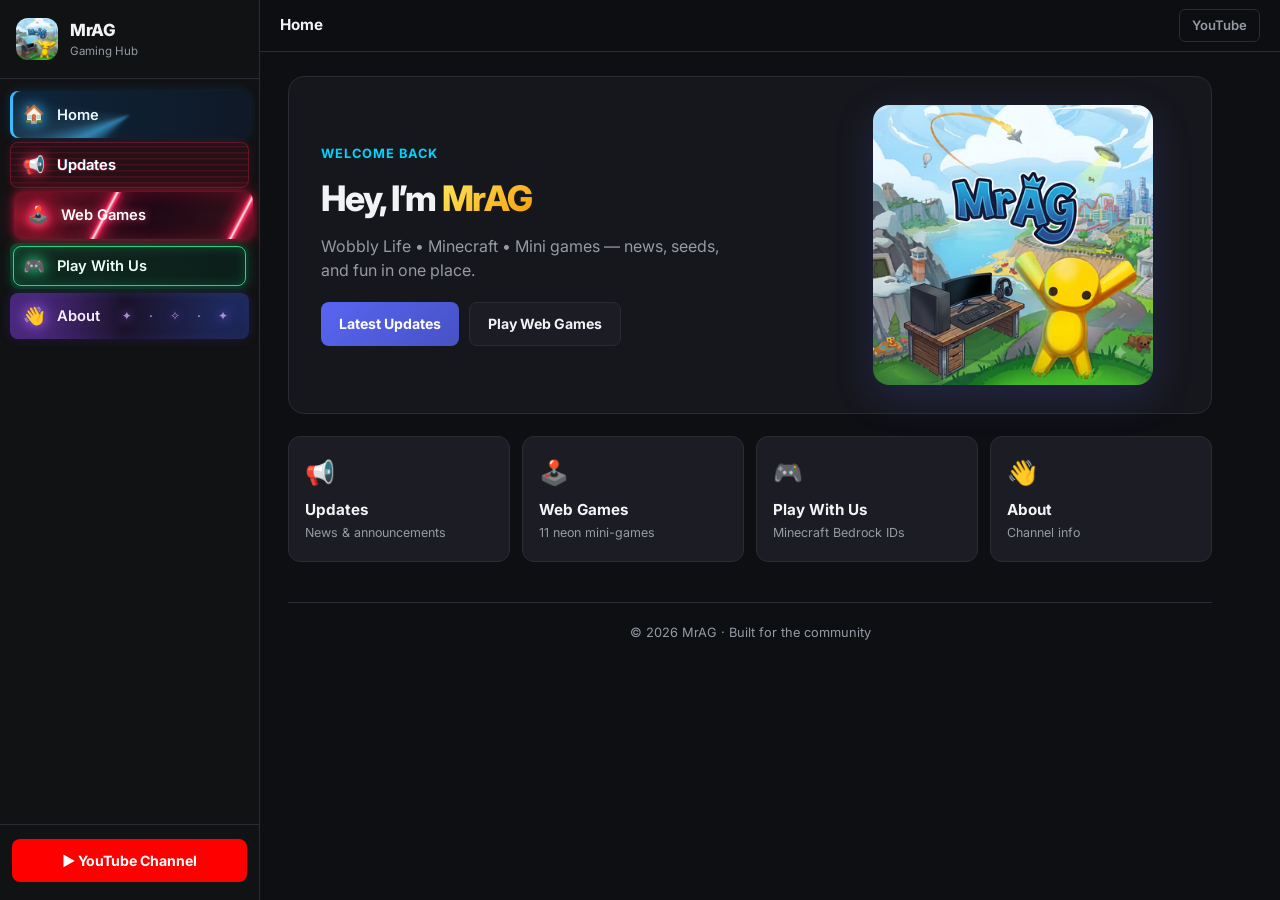
<file: index.html>
<!DOCTYPE html>
<html lang="en">
<head>
  <meta charset="UTF-8" />
  <meta name="viewport" content="width=device-width, initial-scale=1.0" />
  <title>MrAG | Gaming Hub</title>
    <style>
    /* critical: show MC loader before CSS file arrives */
    #mcLoader{position:fixed;inset:0;z-index:99999;display:flex;align-items:center;justify-content:center;
      background:linear-gradient(180deg,#1a2a1a,#0a100c);font-family:system-ui,sans-serif}
    #mcLoader.mc-done{opacity:0;visibility:hidden;pointer-events:none;transition:opacity .55s}
    body.mc-loading{overflow:hidden}
  </style>
  <link rel="stylesheet" href="style.css" />
  <link rel="preconnect" href="https://fonts.googleapis.com">
  <link rel="preconnect" href="https://fonts.gstatic.com" crossorigin>
  <link href="https://fonts.googleapis.com/css2?family=Inter:wght@400;500;600;700;800&display=swap" rel="stylesheet">
</head>
<body>

  <!-- Minecraft-style page loader (real progress until ready) -->
  <div id="mcLoader" class="mc-loader" aria-live="polite" aria-busy="true">
    <div class="mc-loader-inner">
      <div class="mc-title">MrAG</div>
      <div class="mc-edition">GAMING HUB</div>
      <div class="mc-status" id="mcStatus">Initializing server</div>
      <div class="mc-bar-wrap">
        <div class="mc-bar" id="mcBar"></div>
      </div>
      <div class="mc-percent" id="mcPercent">0%</div>
      <div class="mc-tip" id="mcTip">Loading spawn area…</div>
    </div>
  </div>


  <div class="app">
    <!-- Discord-style left sidebar -->
    <aside class="sidebar" id="sidebar">
      <div class="sidebar-brand">
        <img src="logo.png" alt="MrAG" class="sidebar-logo-img" />
        <div>
          <div class="sidebar-title">MrAG</div>
          <div class="sidebar-sub">Gaming Hub</div>
        </div>
      </div>

      <nav class="sidebar-nav">
        <a href="#home" class="nav-item active always-fx" data-section="home">
          <span class="nav-icon">🏠</span> Home
        </a>
        <a href="#updates" class="nav-item always-fx" data-section="updates">
          <span class="nav-icon">📢</span> Updates
        </a>
        <a href="#games" class="nav-item always-fx" data-section="games">
          <span class="nav-icon">🕹️</span> Web Games
        </a>
        <a href="#play" class="nav-item always-fx" data-section="play">
          <span class="nav-icon">🎮</span> Play With Us
        </a>
        <a href="#about" class="nav-item always-fx" data-section="about">
          <span class="nav-icon">👋</span> About
        </a>
      </nav>

      <div class="sidebar-footer">
        <a href="https://www.youtube.com/channel/UCVmaqsWX8SFFUA2DObU6sYA" target="_blank" class="yt-btn">
          ▶ YouTube Channel
        </a>
      </div>
    </aside>

    <div class="sidebar-overlay" id="sidebarOverlay"></div>

    <!-- Main content -->
    <div class="main">
      <header class="topbar">
        <button class="menu-toggle" id="menuToggle" aria-label="Open menu">☰</button>
        <div class="topbar-title" id="topbarTitle">Home</div>
        <a href="https://www.youtube.com/channel/UCVmaqsWX8SFFUA2DObU6sYA" target="_blank" class="topbar-yt">YouTube</a>
      </header>

      <div class="content">
        <!-- HOME -->
        <section id="home" class="panel panel-active">
          <div class="hero-panel">
            <div class="hero-left">
              <p class="eyebrow">Welcome back</p>
              <h1>Hey, I’m <span class="grad">MrAG</span></h1>
              <p class="lead">Wobbly Life • Minecraft • Mini games — news, seeds, and fun in one place.</p>
              <div class="hero-actions">
                <a href="#updates" class="btn btn-primary">Latest Updates</a>
                <a href="#games" class="btn btn-ghost">Play Web Games</a>
              </div>
            </div>
            <div class="hero-right">
              <img src="logo.png" alt="MrAG" class="hero-logo" />
            </div>
          </div>

          <div class="quick-grid">
            <a href="#updates" class="quick-card">
              <span class="qc-icon">📢</span>
              <span class="qc-title">Updates</span>
              <span class="qc-desc">News & announcements</span>
            </a>
            <a href="#games" class="quick-card">
              <span class="qc-icon">🕹️</span>
              <span class="qc-title">Web Games</span>
              <span class="qc-desc">11 neon mini-games</span>
            </a>
            <a href="#play" class="quick-card">
              <span class="qc-icon">🎮</span>
              <span class="qc-title">Play With Us</span>
              <span class="qc-desc">Minecraft Bedrock IDs</span>
            </a>
            <a href="#about" class="quick-card">
              <span class="qc-icon">👋</span>
              <span class="qc-title">About</span>
              <span class="qc-desc">Channel info</span>
            </a>
          </div>
        </section>

        <!-- UPDATES -->
        <section id="updates" class="panel">
          <div class="panel-head">
            <h2>Channel Updates</h2>
            <p>Latest news and announcements</p>
          </div>

          <div class="updates-list">
            <a href="post-wobbly-mobile.html" target="_blank" class="update-card-link">
              <div class="update-card">
                <div class="update-meta"><span class="badge-new">NEW</span><span class="date">Nov 1, 2026</span></div>
                <h3>🎉 Wobbly Life is NOW on Mobile!</h3>
                <div class="update-thumb"><img loading="lazy" decoding="async" src="wobbly-mobile.jpg" alt="" /></div>
                <p class="preview">Mobile launch + PC & Mobile Crossplay enabled.</p>
                <span class="read-more">Read full post →</span>
              </div>
            </a>

            <a href="post-best-bedrock-seed.html" target="_blank" class="update-card-link">
              <div class="update-card">
                <div class="update-meta"><span class="badge-new">NEW</span><span class="date">Nov 1, 2026</span></div>
                <h3>🔥 The Best Minecraft Bedrock Seed Ever</h3>
                <div class="update-thumb"><img loading="lazy" decoding="async" src="seed-guide.jpg" alt="" /></div>
                <p class="preview">Village spawn, 4 blacksmiths, stronghold, portal, fortress & mushroom islands. Seed: 8718370463838351696</p>
                <span class="read-more">Read full post →</span>
              </div>
            </a>

            <a href="post-hidden-chapter.html" target="_blank" class="update-card-link">
              <div class="update-card">
                <div class="update-meta"><span class="badge-soon">COMING SOON</span><span class="date">Oct 29, 2026</span></div>
                <h3>🔮 My Creative World: The Hidden Chapter</h3>
                <div class="update-thumb"><img loading="lazy" decoding="async" src="coming-soon-world.jpg" alt="" /></div>
                <p class="preview">A secret creative world reveal — early November 2026.</p>
                <span class="read-more">Read full post →</span>
              </div>
            </a>

            <a href="post-sift-dimension.html" target="_blank" class="update-card-link">
              <div class="update-card">
                <div class="update-meta"><span class="date">Oct 20, 2026</span></div>
                <h3>✨ The Sift – Minecraft’s First New Dimension in 14 Years!</h3>
                <div class="update-thumb"><img loading="lazy" decoding="async" src="sift-news.jpg" alt="" /></div>
                <p class="preview">Coming 2027 to Java & Bedrock; debuts in Minecraft Dungeons II on Sept 29, 2026.</p>
                <span class="read-more">Read full post →</span>
              </div>
            </a>

            <a href="post-space-update.html" target="_blank" class="update-card-link">
              <div class="update-card">
                <div class="update-meta"><span class="date">Oct 20, 2026</span></div>
                <h3>🚀 Wobbly Life Space Update is LIVE!</h3>
                <div class="update-thumb"><img loading="lazy" decoding="async" src="space-update.jpg" alt="" /></div>
                <p class="preview">Rockets, planets, new characters — explore space in Wobbly Life.</p>
                <span class="read-more">Read full post →</span>
              </div>
            </a>
          </div>
        </section>

        <!-- WEB GAMES — dark professional -->
        <section id="games" class="panel">
          <div class="panel-head games-head">
            <div>
              <h2>Web Games</h2>
              <p>Browser mini-games · no install · scores saved locally</p>
            </div>
            <a href="neon-arcade.html" class="btn btn-primary" target="_blank">Open Full Arcade →</a>
          </div>

          <div class="arcade-hero" id="arcadeHero">
            <div class="arcade-hero-text">
              <span class="arcade-badge">NEON ARCADE</span>
              <h3>11 games in one neon package</h3>
              <p>Snake, 2048, Breakout, Tetris, Pong, Memory, Minesweeper, Flappy, Simon, Typing Defender, Whack-a-Mole — all in your browser.</p>
              <a href="neon-arcade.html" class="btn btn-primary" target="_blank">Launch Arcade</a>
            </div>
            <div class="nameplate-deco" aria-hidden="true">
              <div class="np-bar">
                <span class="np-avatar">M</span>
                <span class="np-name">MR_AG</span>
                <span class="np-moth">
                  <span class="wing wing-l"></span>
                  <span class="wing wing-r"></span>
                  <span class="moth-body"></span>
                </span>
              </div>
            </div>
            <div class="arcade-hero-glow"></div>
            <div class="static-overlay"></div>
          </div>

          <div class="games-grid">
            <a href="neon-arcade.html" target="_blank" class="game-card" style="--g:#00d4ff">
              <span class="g-ico">🐍</span>
              <span class="g-name">Neon Snake</span>
              <span class="g-desc">Wrap portals · rising speed</span>
            </a>
            <a href="neon-arcade.html" target="_blank" class="game-card" style="--g:#ffb454">
              <span class="g-ico">🔢</span>
              <span class="g-name">2048</span>
              <span class="g-desc">Merge to the golden tile</span>
            </a>
            <a href="neon-arcade.html" target="_blank" class="game-card" style="--g:#ff5c7a">
              <span class="g-ico">🧱</span>
              <span class="g-name">Neon Breakout</span>
              <span class="g-desc">Power-ups · multi-ball</span>
            </a>
            <a href="neon-arcade.html" target="_blank" class="game-card" style="--g:#7c5cff">
              <span class="g-ico">⌨️</span>
              <span class="g-name">Typing Defender</span>
              <span class="g-desc">Type before words fall</span>
            </a>
            <a href="neon-arcade.html" target="_blank" class="game-card" style="--g:#3ddc84">
              <span class="g-ico">🏓</span>
              <span class="g-name">Neon Pong</span>
              <span class="g-desc">First to 7 vs CPU</span>
            </a>
            <a href="neon-arcade.html" target="_blank" class="game-card" style="--g:#00d4ff">
              <span class="g-ico">🃏</span>
              <span class="g-name">Memory Match</span>
              <span class="g-desc">Fewest moves wins</span>
            </a>
            <a href="neon-arcade.html" target="_blank" class="game-card" style="--g:#ff5c7a">
              <span class="g-ico">💣</span>
              <span class="g-name">Minesweeper</span>
              <span class="g-desc">Clear the field safely</span>
            </a>
            <a href="neon-arcade.html" target="_blank" class="game-card" style="--g:#ffb454">
              <span class="g-ico">🐦</span>
              <span class="g-name">Neon Flap</span>
              <span class="g-desc">One button · infinite pipes</span>
            </a>
            <a href="neon-arcade.html" target="_blank" class="game-card" style="--g:#7c5cff">
              <span class="g-ico">🧩</span>
              <span class="g-name">Neon Blocks</span>
              <span class="g-desc">Tetris-style stack & clear</span>
            </a>
            <a href="neon-arcade.html" target="_blank" class="game-card" style="--g:#3ddc84">
              <span class="g-ico">🎵</span>
              <span class="g-name">Simon Says</span>
              <span class="g-desc">Repeat the pattern</span>
            </a>
            <a href="neon-arcade.html" target="_blank" class="game-card" style="--g:#00d4ff">
              <span class="g-ico">🔨</span>
              <span class="g-name">Whack-a-Mole</span>
              <span class="g-desc">30 seconds · golden moles</span>
            </a>
          </div>
        </section>

        <!-- PLAY WITH US -->
        <section id="play" class="panel">
          <div class="panel-head">
            <h2>Play With Us</h2>
            <p>Add us on Minecraft Bedrock</p>
          </div>
          <div class="players-grid">
            <div class="player-card">
              <div class="player-avatar"><img loading="lazy" decoding="async" src="face_vacant.png" alt="" /></div>
              <h3 class="player-name">VacantCake4142</h3>
              <p class="player-role">MrAG • Channel</p>
              <button class="copy-btn" onclick="copyId(this, 'VacantCake4142')">Copy ID</button>
            </div>
            <div class="player-card">
              <div class="player-avatar"><img loading="lazy" decoding="async" src="face_pluto.png" alt="" /></div>
              <h3 class="player-name">FixedPluto8747</h3>
              <p class="player-role">Friend • Web Handler</p>
              <button class="copy-btn" onclick="copyId(this, 'FixedPluto8747')">Copy ID</button>
            </div>
            <div class="player-card">
              <div class="player-avatar"><img loading="lazy" decoding="async" src="face_kingfly.png" alt="" /></div>
              <h3 class="player-name">kingfly6672</h3>
              <p class="player-role">Friend • Web Handler</p>
              <button class="copy-btn" onclick="copyId(this, 'kingfly6672')">Copy ID</button>
            </div>
          </div>
          <p class="play-note">Search these usernames in Minecraft Bedrock friends / invite list.</p>
        </section>

        <!-- ABOUT -->
        <section id="about" class="panel">
          <div class="panel-head">
            <h2>About MrAG</h2>
            <p>Channel & community</p>
          </div>
          <div class="about-row">
            <div class="about-text">
              <p>I’m <strong>MrAG</strong> — Wobbly Life, Minecraft, funny moments, and gaming content.</p>
              <p>This site is where I post updates, seeds, and browser games for the community.</p>
              <div class="hero-actions" style="margin-top:1.2rem">
                <a href="https://www.youtube.com/channel/UCVmaqsWX8SFFUA2DObU6sYA" target="_blank" class="btn btn-primary">YouTube Channel</a>
              </div>
            </div>
            <img src="logo.png" alt="MrAG" class="about-logo" />
          </div>
        </section>

        <footer class="site-footer">
          © 2026 MrAG · Built for the community
        </footer>
      </div>
    </div>
  </div>

  <script src="script.js"></script>
</body>
</html>
</file>
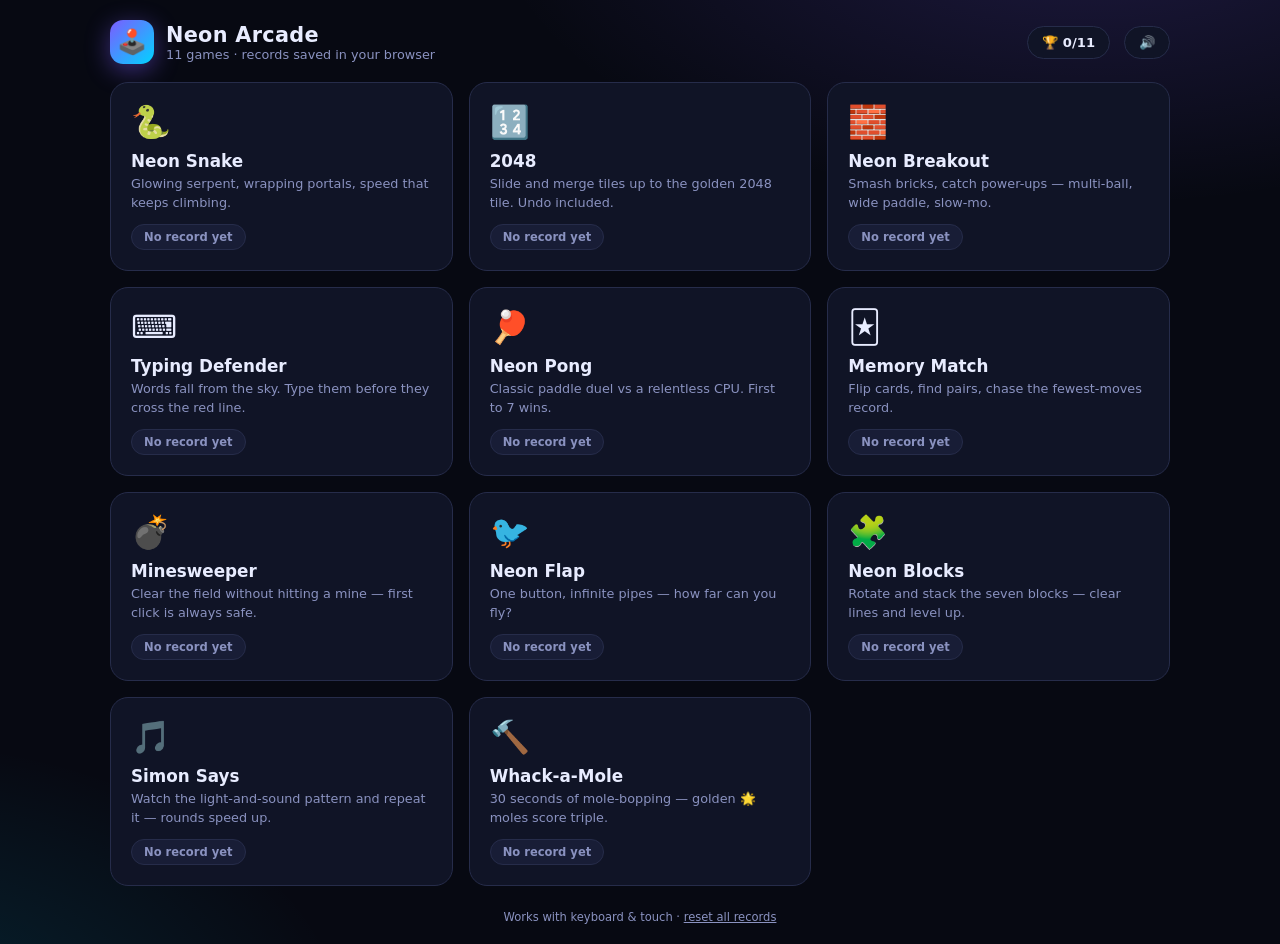
<file: neon-arcade.html>
<!DOCTYPE html>
<html lang="en">
<head>
<meta charset="UTF-8">
<meta name="viewport" content="width=device-width, initial-scale=1.0">
<title>Neon Arcade — 11 games in one</title>
<style>
  :root {
    --bg: #070912;
    --panel: #101426;
    --panel-2: #181d36;
    --line: #262c4a;
    --text: #e8ecff;
    --muted: #8a92c0;
    --accent: #7c5cff;
    --accent-2: #00d4ff;
    --good: #3ddc84;
    --warn: #ffb454;
    --bad: #ff5c7a;
  }
  * { box-sizing: border-box; margin: 0; padding: 0; }
  body {
    background:
      radial-gradient(1000px 500px at 85% -10%, rgba(124,92,255,.20), transparent 60%),
      radial-gradient(800px 500px at -10% 110%, rgba(0,212,255,.14), transparent 60%),
      var(--bg);
    color: var(--text);
    font-family: "Segoe UI", system-ui, Roboto, sans-serif;
    min-height: 100vh;
    padding: 20px;
  }
  .app { max-width: 1060px; margin: 0 auto; }
  .hidden { display: none !important; }

  header { display: flex; align-items: center; gap: 14px; margin-bottom: 18px; flex-wrap: wrap; }
  .brand { display: flex; align-items: center; gap: 12px; flex: 1; }
  .logo {
    width: 44px; height: 44px; border-radius: 13px; font-size: 24px;
    background: linear-gradient(135deg, var(--accent), var(--accent-2));
    display: grid; place-items: center; box-shadow: 0 6px 24px rgba(124,92,255,.45);
  }
  h1 { font-size: 1.3rem; letter-spacing: .3px; }
  .sub { color: var(--muted); font-size: .8rem; }
  .chip {
    background: var(--panel); border: 1px solid var(--line); border-radius: 999px;
    padding: 8px 14px; font-size: .82rem; font-weight: 700;
  }
  button { font-family: inherit; }
  .btn {
    border: 0; border-radius: 11px; padding: 10px 20px; font-size: .88rem;
    font-weight: 700; cursor: pointer; color: var(--text); transition: filter .12s, transform .1s;
  }
  .btn:active { transform: translateY(1px); }
  .btn:hover { filter: brightness(1.15); }
  .btn-primary { background: linear-gradient(135deg, var(--accent), var(--accent-2)); color: #fff; }
  .btn-ghost { background: var(--panel-2); border: 1px solid var(--line); }

  /* ---------- launcher ---------- */
  .games { display: grid; grid-template-columns: repeat(auto-fill, minmax(290px, 1fr)); gap: 16px; width: 100%; }
  .g-card {
    background: var(--panel); border: 1px solid var(--line); border-radius: 18px;
    padding: 20px; cursor: pointer; transition: transform .16s, border-color .16s, box-shadow .16s;
    position: relative; overflow: hidden;
  }
  .g-card::after {
    content: ""; position: absolute; inset: 0; opacity: 0; transition: opacity .2s;
    background: radial-gradient(400px 200px at 20% 0%, var(--glow, rgba(124,92,255,.25)), transparent 70%);
    pointer-events: none;
  }
  .g-card:hover { transform: translateY(-4px); border-color: var(--accent); box-shadow: 0 14px 34px rgba(0,0,0,.5); }
  .g-card:hover::after { opacity: 1; }
  .g-icon { font-size: 2rem; }
  .g-name { font-size: 1.05rem; font-weight: 800; margin: 10px 0 4px; }
  .g-desc { color: var(--muted); font-size: .8rem; line-height: 1.45; min-height: 2.6em; }
  .g-best {
    margin-top: 12px; display: inline-block; font-size: .72rem; font-weight: 700;
    background: var(--panel-2); border: 1px solid var(--line); border-radius: 999px; padding: 5px 12px;
    color: var(--warn);
  }
  .g-best.none { color: var(--muted); }
  footer { text-align: center; color: var(--muted); font-size: .72rem; margin-top: 24px; }
  footer button { background: none; border: 0; color: var(--muted); text-decoration: underline; cursor: pointer; font-size: .72rem; }

  /* ---------- game HUD + stage ---------- */
  .hud {
    display: flex; align-items: center; gap: 18px; flex-wrap: wrap;
    background: var(--panel); border: 1px solid var(--line); border-radius: 14px;
    padding: 10px 18px; margin-bottom: 14px;
  }
  .hud-title { font-weight: 800; font-size: .95rem; margin-right: auto; }
  .hud-item { text-align: right; }
  .hud-item .hud-label { display: block; font-size: .62rem; text-transform: uppercase; letter-spacing: .1em; color: var(--muted); }
  .hud-item b { font-size: 1.05rem; font-variant-numeric: tabular-nums; }
  main { display: flex; justify-content: center; }
  #stage { position: relative; display: flex; flex-direction: column; align-items: center; gap: 12px; width: 100%; }
  canvas.game-canvas {
    border-radius: 14px; border: 1px solid var(--line);
    box-shadow: 0 0 40px rgba(124,92,255,.18), 0 20px 50px rgba(0,0,0,.5);
    max-width: 100%; touch-action: none;
  }
  .tip { color: var(--muted); font-size: .76rem; text-align: center; max-width: 560px; }
  kbd {
    background: var(--panel-2); border: 1px solid var(--line); border-bottom-width: 2px;
    border-radius: 5px; padding: 1px 6px; font-size: .72rem;
  }

  .overlay {
    position: absolute; inset: 0; display: grid; place-items: center; z-index: 10;
    background: rgba(7,9,18,.82); border-radius: 14px; backdrop-filter: blur(3px);
  }
  .ov-card {
    background: var(--panel); border: 1px solid var(--accent); border-radius: 18px;
    padding: 28px 34px; text-align: center; max-width: 380px;
    box-shadow: 0 0 50px rgba(124,92,255,.35);
  }
  .ov-card h3 { font-size: 1.5rem; margin-bottom: 10px; }
  .ov-card p { color: var(--muted); font-size: .88rem; margin: 4px 0; }
  .ov-btns { display: flex; gap: 10px; justify-content: center; margin-top: 18px; flex-wrap: wrap; }

  #toast {
    position: fixed; bottom: 22px; left: 50%; transform: translateX(-50%) translateY(16px);
    background: var(--panel-2); border: 1px solid var(--accent); color: var(--text);
    padding: 11px 20px; border-radius: 12px; font-size: .88rem; font-weight: 700;
    opacity: 0; pointer-events: none; transition: all .3s; z-index: 60;
    box-shadow: 0 10px 30px rgba(0,0,0,.5);
  }
  #toast.show { opacity: 1; transform: translateX(-50%) translateY(0); }

  /* ---------- 2048 ---------- */
  .t-board { position: relative; width: 336px; height: 336px; background: var(--panel-2); border: 1px solid var(--line); border-radius: 14px; touch-action: none; }
  .t-cell { position: absolute; width: 72px; height: 72px; background: #12162a; border-radius: 10px; }
  .t-tile {
    position: absolute; width: 72px; height: 72px; border-radius: 10px;
    display: grid; place-items: center; font-weight: 800; font-size: 30px; color: #fff;
    transition: transform .11s ease-in-out; will-change: transform;
  }
  .t-tile.pop { animation: pop .16s ease; }
  @keyframes pop { 0% { scale: .5; } 70% { scale: 1.12; } 100% { scale: 1; } }
  .t-tile.s2    { background: #2e3454; font-size: 26px; }
  .t-tile.s4    { background: #3d4478; font-size: 26px; }
  .t-tile.s8    { background: #7c5cff; }
  .t-tile.s16   { background: #9b5cff; }
  .t-tile.s32   { background: #00a2ff; }
  .t-tile.s64   { background: #00d4ff; color: #052030; }
  .t-tile.s128  { background: #3ddc84; color: #05301c; font-size: 25px; box-shadow: 0 0 18px rgba(61,220,132,.4); }
  .t-tile.s256  { background: #ffb454; color: #302005; font-size: 25px; box-shadow: 0 0 18px rgba(255,180,84,.45); }
  .t-tile.s512  { background: #ff8a5c; color: #301205; font-size: 25px; box-shadow: 0 0 20px rgba(255,138,92,.5); }
  .t-tile.s1024 { background: #ff5c7a; font-size: 21px; box-shadow: 0 0 22px rgba(255,92,122,.55); }
  .t-tile.s2048 { background: linear-gradient(135deg,#ffd76a,#ff9d3d); color: #302005; font-size: 21px; box-shadow: 0 0 30px rgba(255,215,106,.7); }
  .t-tile.super  { background: #0b0e1a; border: 2px solid #ffd76a; font-size: 18px; box-shadow: 0 0 26px rgba(255,215,106,.6); }

  /* ---------- memory ---------- */
  .m-grid { display: grid; grid-template-columns: repeat(4, 74px); gap: 10px; }
  .m-card { width: 74px; height: 74px; perspective: 700px; cursor: pointer; }
  .m-inner { position: relative; width: 100%; height: 100%; transition: transform .38s; transform-style: preserve-3d; }
  .m-card.flipped .m-inner { transform: rotateY(180deg); }
  .m-face {
    position: absolute; inset: 0; backface-visibility: hidden; border-radius: 12px;
    display: grid; place-items: center; font-size: 30px;
  }
  .m-back { background: linear-gradient(135deg, var(--panel-2), #1e2447); border: 1px solid var(--line); color: var(--muted); font-size: 22px; }
  .m-front { background: var(--panel); border: 1px solid var(--accent-2); transform: rotateY(180deg); }
  .m-card.matched .m-front { border-color: var(--good); box-shadow: 0 0 16px rgba(61,220,132,.35); }
  .m-card.matched { cursor: default; }

  /* ---------- minesweeper ---------- */
  .ms-grid { display: grid; grid-template-columns: repeat(9, 34px); gap: 4px; }
  .ms-cell {
    width: 34px; height: 34px; border: 1px solid var(--line); border-radius: 7px;
    background: var(--panel-2); color: transparent; font-size: 15px; font-weight: 800;
    cursor: pointer; transition: background .1s, transform .06s; padding: 0; line-height: 1;
    font-family: inherit;
  }
  .ms-cell:hover { background: #20264a; transform: scale(1.06); }
  .ms-cell.open { background: #0d1022; border-color: #1b2038; cursor: default; transform: none; }
  .ms-cell.mine { background: rgba(255,92,122,.35); border-color: var(--bad); }
  .ms-cell.boom { background: var(--bad); }
  .ms-cell.flag::after { content: "🚩"; }
  .ms-cell.n1 { color: #4f8fff; } .ms-cell.n2 { color: #3ddc84; } .ms-cell.n3 { color: #ff5c7a; }
  .ms-cell.n4 { color: #b18cff; } .ms-cell.n5 { color: #ffb454; } .ms-cell.n6 { color: #00d4ff; }
  .ms-cell.n7 { color: #e8ecff; } .ms-cell.n8 { color: #8a92c0; }
  .ms-toolbar { display: flex; gap: 10px; align-items: center; justify-content: center; flex-wrap: wrap; }
  .ms-toolbar .btn.on { outline: 2px solid var(--warn); }

  /* ---------- whack-a-mole ---------- */
  .whack-grid { display: grid; grid-template-columns: repeat(3, 100px); gap: 14px; }
  .whack-hole {
    width: 100px; height: 100px; border-radius: 50%;
    background: radial-gradient(circle at 50% 30%, #1b2038, #0a0d1c 72%);
    border: 2px solid var(--line); position: relative; cursor: pointer; overflow: hidden;
    display: grid; place-items: center; transition: border-color .1s;
  }
  .whack-hole:hover { border-color: var(--accent); }
  .whack-mole {
    font-size: 48px; line-height: 1; transform: translateY(84px) scale(1);
    transition: transform .17s cubic-bezier(.3,1.6,.5,1); user-select: none; -webkit-user-select: none;
  }
  .whack-hole.up .whack-mole { transform: translateY(0) scale(1); }
  .whack-hole.hit .whack-mole { transform: translateY(6px) scale(.55); filter: grayscale(.8); transition: transform .18s ease; }
  .whack-hole.golden { border-color: var(--warn); box-shadow: 0 0 20px rgba(255,180,84,.55); }
  .whack-pop {
    position: absolute; font-weight: 800; font-size: 1.2rem; pointer-events: none;
    animation: popUp .55s ease forwards; color: var(--good);
  }
  @keyframes popUp { from { transform: translateY(0); opacity: 1; } to { transform: translateY(-34px); opacity: 0; } }

  /* ---------- simon ---------- */
  .simon-wrap { display: flex; flex-direction: column; align-items: center; gap: 16px; }
  .simon-grid { display: grid; grid-template-columns: repeat(2, 132px); gap: 14px; }
  .simon-pad {
    width: 132px; height: 102px; border-radius: 18px; border: 2px solid rgba(255,255,255,.14);
    opacity: .45; cursor: pointer; transition: all .12s;
  }
  .simon-pad:hover { opacity: .7; }
  .simon-pad.lit { opacity: 1; transform: scale(1.06); filter: brightness(1.6); box-shadow: 0 0 36px currentColor; }
  .sp-green   { background: #3ddc84; color: #3ddc84; }
  .sp-red     { background: #ff5c7a; color: #ff5c7a; }
  .sp-yellow  { background: #ffb454; color: #ffb454; }
  .sp-blue    { background: #00a2ff; color: #00a2ff; }
  .simon-status { color: var(--muted); font-size: .85rem; min-height: 1.2em; font-weight: 700; letter-spacing: .06em; text-transform: uppercase; }

  @media (max-width: 560px) {
    body { padding: 12px; }
    .m-grid { grid-template-columns: repeat(4, 64px); }
    .m-card { width: 64px; height: 64px; }
  }
</style>
</head>
<body>
<div class="app">
  <header>
    <button id="back-btn" class="btn btn-ghost hidden">← Arcade</button>
    <div class="brand">
      <div class="logo">🕹️</div>
      <div>
        <h1>Neon Arcade</h1>
        <div class="sub" id="sub-line">records saved in your browser</div>
      </div>
    </div>
    <span class="chip" id="records-chip">🏆 0</span>
    <button class="chip" id="mute-btn" title="Toggle sound">🔊</button>
  </header>

  <div id="hud" class="hud hidden"></div>

  <main>
    <section id="launcher" class="games"></section>
    <section id="stage" class="hidden"></section>
  </main>

  <footer>Works with keyboard &amp; touch · <button id="reset-records">reset all records</button></footer>
</div>

<div id="toast"></div>

<script>
(() => {
  "use strict";
  const $ = (id) => document.getElementById(id);
  const launcher = $("launcher"), stage = $("stage"), hudEl = $("hud");
  const clamp = (v, a, b) => Math.max(a, Math.min(b, v));

  const store = {
    data: {},
    load() { try { this.data = JSON.parse(localStorage.getItem("neon-arcade") || "{}"); } catch { this.data = {}; } },
    get(k, d) { return this.data[k] ?? d; },
    set(k, v) { this.data[k] = v; localStorage.setItem("neon-arcade", JSON.stringify(this.data)); },
  };
  store.load();

  const SFX = {
    ctx: null,
    get muted() { return store.get("muted", false); },
    unlock() { if (!this.ctx) { const AC = window.AudioContext || window.webkitAudioContext; if (AC) this.ctx = new AC(); } },
    tone(freq, dur = .08, type = "square", vol = .05, slideTo = 0) {
      if (this.muted) return;
      this.unlock(); if (!this.ctx) return;
      const t = this.ctx.currentTime;
      const o = this.ctx.createOscillator(), g = this.ctx.createGain();
      o.type = type;
      o.frequency.setValueAtTime(freq, t);
      if (slideTo) o.frequency.exponentialRampToValueAtTime(Math.max(30, slideTo), t + dur);
      g.gain.setValueAtTime(vol, t);
      g.gain.exponentialRampToValueAtTime(.0001, t + dur);
      o.connect(g); g.connect(this.ctx.destination);
      o.start(t); o.stop(t + dur);
    },
    eat()   { this.tone(620, .07, "square", .05, 880); },
    hit()   { this.tone(300, .05, "square", .045, 420); },
    power() { this.tone(500, .12, "triangle", .06, 1000); },
    good()  { this.tone(880, .09, "triangle", .055, 1320); },
    bad()   { this.tone(220, .18, "sawtooth", .05, 90); },
    die()   { this.tone(340, .4, "sawtooth", .06, 60); },
    click() { this.tone(440, .04, "square", .035); },
    type()  { this.tone(920, .03, "square", .03); },
  };

  let toastTimer;
  function toast(msg) {
    const el = $("toast");
    el.textContent = msg;
    el.classList.add("show");
    clearTimeout(toastTimer);
    toastTimer = setTimeout(() => el.classList.remove("show"), 2600);
  }

  function makeCanvas(w, h) {
    const c = document.createElement("canvas");
    c.width = w; c.height = h; c.className = "game-canvas";
    return c;
  }
  function loop(fn) {                       // dt-based rAF, returns stop()
    let id, last = performance.now();
    const step = (t) => {
      const dt = Math.min(.05, (t - last) / 1000); last = t;
      try { fn(dt); } catch (e) { console.error("game loop error:", e); }
      id = requestAnimationFrame(step);
    };
    id = requestAnimationFrame(step);
    return () => cancelAnimationFrame(id);
  }
  function onKey(down, up) {                // returns unbind()
    const h1 = (e) => down && down(e);
    const h2 = (e) => up && up(e);
    document.addEventListener("keydown", h1);
    document.addEventListener("keyup", h2);
    return () => { document.removeEventListener("keydown", h1); document.removeEventListener("keyup", h2); };
  }
  function shell(title, hudDefs) {
    hudEl.innerHTML = `<div class="hud-title">${title}</div>` +
      hudDefs.map(d => `<div class="hud-item"><span class="hud-label">${d.label}</span><b id="hud-${d.id}">${d.value ?? 0}</b></div>`).join("");
    return { set(id, v) { const el = $("hud-" + id); if (el) el.innerHTML = v; } };
  }
  function overlay(title, lines, buttons) {
    const ov = document.createElement("div");
    ov.className = "overlay";
    ov.innerHTML = `<div class="ov-card"><h3>${title}</h3>${lines.map(l => `<p>${l}</p>`).join("")}<div class="ov-btns"></div></div>`;
    const box = ov.querySelector(".ov-btns");
    for (const b of buttons) {
      const el = document.createElement("button");
      el.className = "btn " + (b.primary ? "btn-primary" : "btn-ghost");
      el.textContent = b.label;
      el.addEventListener("click", () => { ov.remove(); SFX.click(); b.fn && b.fn(); });
      box.appendChild(el);
    }
    stage.appendChild(ov);
    return ov;
  }
  function tip(html) { const d = document.createElement("div"); d.className = "tip"; d.innerHTML = html; stage.appendChild(d); return d; }
  function clearOverlays() { stage.querySelectorAll(".overlay").forEach(o => o.remove()); }
  const fmt = (n) => n.toLocaleString();

  // ============================== 1. NEON SNAKE ==============================
  function snakeGame() {
    const ui = shell("Neon Snake", [{ label: "Score", id: "score" }, { label: "Best", id: "best", value: fmt(store.get("snake", 0)) }, { label: "Speed", id: "lvl", value: 1 }]);
    const G = 22, CELL = 480 / G;
    const cv = makeCanvas(480, 480); stage.appendChild(cv);
    const ctx = cv.getContext("2d");

    let snake, dir, queue, food, score, speedLvl, interval, moveAcc, paused, dead, grow, particles;

    function reset() {
      snake = [{ x: 8, y: 11 }, { x: 7, y: 11 }, { x: 6, y: 11 }];
      dir = { x: 1, y: 0 }; queue = [];
      score = 0; speedLvl = 1; interval = .16; moveAcc = 0; grow = 0;
      paused = false; dead = false; particles = [];
      spawnFood();
      sync();
    }
    function spawnFood() {
      do { food = { x: (Math.random() * G) | 0, y: (Math.random() * G) | 0 }; }
      while (snake.some(s => s.x === food.x && s.y === food.y));
    }
    function sync() { ui.set("score", fmt(score)); ui.set("lvl", speedLvl); }

    function step() {
      if (queue.length) dir = queue.shift();
      const head = { x: (snake[0].x + dir.x + G) % G, y: (snake[0].y + dir.y + G) % G }; // wrap = portals
      const body = grow > 0 ? snake : snake.slice(0, -1);
      if (body.some(s => s.x === head.x && s.y === head.y)) return die();
      snake.unshift(head);
      if (head.x === food.x && head.y === food.y) {
        grow += 2;
        score += 10 * speedLvl;
        SFX.eat();
        for (let i = 0; i < 10; i++) particles.push({ x: food.x * CELL + CELL / 2, y: food.y * CELL + CELL / 2, vx: (Math.random() - .5) * 180, vy: (Math.random() - .5) * 180, life: 1 });
        spawnFood();
        if (snake.length % 5 === 0 && speedLvl < 10) { speedLvl++; interval = Math.max(.06, interval * .91); }
        sync();
      } else if (grow > 0) grow--;
      else snake.pop();
    }
    function die() {
      dead = true; SFX.die();
      if (score > store.get("snake", 0)) { store.set("snake", score); toast("🏆 New record!"); }
      overlay("Game Over", [`Score: <b>${fmt(score)}</b>`, `Best: ${fmt(store.get("snake", 0))}`], [
        { label: "Play again", primary: true, fn: reset },
        { label: "← Arcade", fn: () => goLobby() },
      ]);
    }

    const stopLoop = loop((dt) => {
      if (!paused && !dead) {
        moveAcc += dt;
        while (moveAcc >= interval) { moveAcc -= interval; step(); if (dead) break; }
      }
      particles = particles.filter(p => (p.life -= dt * 2) > 0);
      for (const p of particles) { p.x += p.vx * dt; p.y += p.vy * dt; }
      draw();
    });

    function draw() {
      ctx.fillStyle = "#0a0d1c"; ctx.fillRect(0, 0, 480, 480);
      ctx.strokeStyle = "rgba(124,92,255,.07)"; ctx.lineWidth = 1;
      for (let i = 1; i < G; i++) {
        ctx.beginPath(); ctx.moveTo(i * CELL, 0); ctx.lineTo(i * CELL, 480); ctx.stroke();
        ctx.beginPath(); ctx.moveTo(0, i * CELL); ctx.lineTo(480, i * CELL); ctx.stroke();
      }
      const pulse = 1 + Math.sin(performance.now() / 180) * .15;
      ctx.save();
      ctx.shadowColor = "#ff5c7a"; ctx.shadowBlur = 22;
      ctx.fillStyle = "#ff5c7a";
      ctx.beginPath();
      ctx.arc(food.x * CELL + CELL / 2, food.y * CELL + CELL / 2, CELL * .32 * pulse, 0, 7);
      ctx.fill(); ctx.restore();
      for (let i = snake.length - 1; i >= 0; i--) {
        const s = snake[i], f = 1 - i / (snake.length + 4);
        ctx.save();
        ctx.shadowColor = i === 0 ? "#00d4ff" : "#7c5cff"; ctx.shadowBlur = i === 0 ? 20 : 12;
        ctx.fillStyle = i === 0 ? "#00d4ff" : `rgba(${Math.round(124 + 60 * f)},${Math.round(92 + 80 * f)},255,.95)`;
        const pad = i === 0 ? 1.5 : 2.5;
        ctx.beginPath();
        ctx.roundRect(s.x * CELL + pad, s.y * CELL + pad, CELL - pad * 2, CELL - pad * 2, 6);
        ctx.fill(); ctx.restore();
      }
      const h = snake[0];
      ctx.fillStyle = "#070912";
      ctx.beginPath(); ctx.arc(h.x * CELL + CELL / 2 + dir.x * 4, h.y * CELL + CELL / 2 + dir.y * 4 - 3, 2.2, 0, 7); ctx.fill();
      for (const p of particles) {
        ctx.globalAlpha = Math.max(0, p.life); ctx.fillStyle = "#ff5c7a";
        ctx.fillRect(p.x, p.y, 3, 3); ctx.globalAlpha = 1;
      }
      if (paused && !dead) {
        ctx.fillStyle = "rgba(7,9,18,.7)"; ctx.fillRect(0, 0, 480, 480);
        ctx.fillStyle = "#e8ecff"; ctx.font = "700 28px system-ui"; ctx.textAlign = "center";
        ctx.fillText("PAUSED", 240, 240);
      }
    }

    const unbind = onKey((e) => {
      const k = e.key.toLowerCase();
      const map = { arrowup: [0, -1], w: [0, -1], arrowdown: [0, 1], s: [0, 1], arrowleft: [-1, 0], a: [-1, 0], arrowright: [1, 0], d: [1, 0] };
      if (map[k]) {
        e.preventDefault();
        const [x, y] = map[k];
        const last = queue.length ? queue[queue.length - 1] : dir;
        if ((x !== -last.x || y !== -last.y) && (x !== last.x || y !== last.y)) queue.push({ x, y });
      }
      if (k === " " || k === "p") { e.preventDefault(); if (!dead) { paused = !paused; SFX.click(); } }
      if (k === "enter" && dead) { clearOverlays(); reset(); }
    });

    reset();
    tip("<kbd>↑↓←→</kbd>/<kbd>WASD</kbd> steer · <kbd>Space</kbd> pause · edges wrap around like portals");
    return () => { stopLoop(); unbind(); };
  }

  // ============================== 2. 2048 ==============================
  function g2048() {
    const ui = shell("2048", [{ label: "Score", id: "score", value: 0 }, { label: "Best", id: "best", value: fmt(store.get("2048", 0)) }]);
    const SIZE = 4, CELL = 72, GAP = 8, PAD = 12;
    const board = document.createElement("div");
    board.className = "t-board";
    stage.appendChild(board);
    for (let r = 0; r < SIZE; r++) for (let c = 0; c < SIZE; c++) {
      const cell = document.createElement("div");
      cell.className = "t-cell";
      cell.style.transform = `translate(${PAD + c * (CELL + GAP)}px, ${PAD + r * (CELL + GAP)}px)`;
      board.appendChild(cell);
    }

    let grid, score, best = store.get("2048", 0), won = false, over = false, undoSnap = null;

    const posOf = (r, c) => `translate(${PAD + c * (CELL + GAP)}px, ${PAD + r * (CELL + GAP)}px)`;
    const clsOf = (v) => v <= 2048 ? "s" + v : "super";

    function makeTile(r, c, v, isNew) {
      const el = document.createElement("div");
      el.className = `t-tile ${clsOf(v)}` + (isNew ? " pop" : "");
      el.textContent = v;
      el.style.transform = posOf(r, c);
      board.appendChild(el);
      const t = { r, c, v, el };
      grid[r][c] = t;
      return t;
    }
    function syncTile(t, pop) {
      t.el.style.transform = posOf(t.r, t.c);
      if (pop) { t.el.textContent = t.v; t.el.className = `t-tile ${clsOf(t.v)} pop`; }
    }
    function addRandom() {
      const empty = [];
      for (let r = 0; r < SIZE; r++) for (let c = 0; c < SIZE; c++) if (!grid[r][c]) empty.push([r, c]);
      if (!empty.length) return;
      const [r, c] = empty[(Math.random() * empty.length) | 0];
      makeTile(r, c, Math.random() < .9 ? 2 : 4, true);
    }
    function sync() {
      ui.set("score", fmt(score));
      if (score > best) { best = score; store.set("2048", best); }
      ui.set("best", fmt(best));
    }
    function reset() {
      board.querySelectorAll(".t-tile").forEach(e => e.remove());
      grid = Array.from({ length: SIZE }, () => Array(SIZE).fill(null));
      score = 0; won = false; over = false; undoSnap = null;
      addRandom(); addRandom(); sync();
    }
    function snapshot() { undoSnap = { score, vals: grid.map(row => row.map(t => t ? t.v : 0)) }; }
    function undo() {
      if (!undoSnap) return toast("Nothing to undo");
      board.querySelectorAll(".t-tile").forEach(e => e.remove());
      grid = Array.from({ length: SIZE }, () => Array(SIZE).fill(null));
      for (let r = 0; r < SIZE; r++) for (let c = 0; c < SIZE; c++) if (undoSnap.vals[r][c]) makeTile(r, c, undoSnap.vals[r][c], false);
      score = undoSnap.score; undoSnap = null; over = false; sync(); SFX.click();
    }

    function move(dr, dc) {
      if (over) return;
      snapshot();
      const newGrid = Array.from({ length: SIZE }, () => Array(SIZE).fill(null));
      let moved = false;
      for (let i = 0; i < SIZE; i++) {
        const cells = [];
        for (let j = 0; j < SIZE; j++) {
          const r = dr ? (dr > 0 ? SIZE - 1 - j : j) : i;
          const c = dc ? (dc > 0 ? SIZE - 1 - j : j) : i;
          cells.push([r, c]);
        }
        const tiles = cells.map(([r, c]) => grid[r][c]).filter(Boolean);
        const out = [];
        for (let j = 0; j < tiles.length; j++) {
          if (j + 1 < tiles.length && tiles[j].v === tiles[j + 1].v) {
            out.push({ v: tiles[j].v * 2, keep: tiles[j], eat: tiles[j + 1] });
            j++;
          } else out.push({ v: tiles[j].v, keep: tiles[j] });
        }
        out.forEach((o, k) => {
          const [r, c] = cells[k];
          const changed = o.keep.r !== r || o.keep.c !== c || o.keep.v !== o.v;
          if (o.eat) { o.eat.el.remove(); score += o.v; }
          o.keep.r = r; o.keep.c = c; o.keep.v = o.v;
          newGrid[r][c] = o.keep;
          if (changed) moved = true;
          syncTile(o.keep, !!o.eat);
        });
      }
      grid = newGrid;
      if (moved) {
        addRandom();
        SFX.hit();
        sync();
        if (!won && grid.some(row => row.some(t => t && t.v >= 2048))) {
          won = true; SFX.good();
          overlay("🎉 2048!", ["You reached the golden tile."], [
            { label: "Keep going", primary: true },
            { label: "New game", fn: reset },
          ]);
        }
        if (!movesAvailable()) {
          over = true;
          if (score >= best) toast("🏆 New record!");
          overlay("No moves left", [`Score: <b>${fmt(score)}</b> · Best: ${fmt(best)}`], [
            { label: "New game", primary: true, fn: reset },
            { label: "Undo", fn: undo },
            { label: "← Arcade", fn: () => goLobby() },
          ]);
        }
      } else undoSnap = null;
    }
    function movesAvailable() {
      for (let r = 0; r < SIZE; r++) for (let c = 0; c < SIZE; c++) {
        const t = grid[r][c];
        if (!t) return true;
        const down = r + 1 < SIZE ? grid[r + 1][c] : null;
        const right = c + 1 < SIZE ? grid[r][c + 1] : null;
        if (down && t.v === down.v) return true;
        if (right && t.v === right.v) return true;
      }
      return false;
    }

    const KEYS = { ArrowUp: [-1, 0], w: [-1, 0], ArrowDown: [1, 0], s: [1, 0], ArrowLeft: [0, -1], a: [0, -1], ArrowRight: [0, 1], d: [0, 1] };
    const unbind = onKey((e) => {
      const v = KEYS[e.key] || KEYS[e.key.toLowerCase()];
      if (v) { e.preventDefault(); move(v[0], v[1]); }
      if (e.key.toLowerCase() === "z") { clearOverlays(); undo(); }
      if (e.key.toLowerCase() === "n") { clearOverlays(); reset(); }
    });
    let ts = null;
    const tsDown = (e) => { ts = [e.touches[0].clientX, e.touches[0].clientY]; };
    const tsUp = (e) => {
      if (!ts) return;
      const dx = e.changedTouches[0].clientX - ts[0], dy = e.changedTouches[0].clientY - ts[1];
      ts = null;
      if (Math.max(Math.abs(dx), Math.abs(dy)) < 24) return;
      if (Math.abs(dx) > Math.abs(dy)) move(0, dx > 0 ? 1 : -1); else move(dy > 0 ? 1 : -1, 0);
    };
    board.addEventListener("touchstart", tsDown, { passive: true });
    board.addEventListener("touchend", tsUp, { passive: true });

    reset();
    tip("<kbd>↑↓←→</kbd>/<kbd>WASD</kbd> or swipe to move · <kbd>Z</kbd> undo · <kbd>N</kbd> new game · match tiles to reach 2048");
    return () => { unbind(); board.removeEventListener("touchstart", tsDown); board.removeEventListener("touchend", tsUp); };
  }

  // ============================== 3. BREAKOUT ==============================
  function breakoutGame() {
    const ui = shell("Neon Breakout", [{ label: "Score", id: "score" }, { label: "Level", id: "level", value: 1 }, { label: "Best", id: "best", value: fmt(store.get("breakout", 0)) }, { label: "Lives", id: "lives", value: "❤️❤️❤️" }]);
    const W = 480, H = 560, PY = 528;
    const cv = makeCanvas(W, H); stage.appendChild(cv);
    const ctx = cv.getContext("2d");

    let paddle, balls, bricks, powerups, score, lives, level, combo, stuck, over, particles;
    let wideUntil = 0, slowUntil = 0;
    const ROW_COLORS = ["#7c5cff", "#9b5cff", "#00a2ff", "#00d4ff", "#3ddc84", "#ffb454", "#ff8a5c"];

    function buildBricks() {
      bricks = [];
      const cols = 10, rows = Math.min(4 + Math.floor((level - 1) / 2), 7);
      const bw = 42, bh = 17, gap = 3.5, x0 = (W - (cols * bw + (cols - 1) * gap)) / 2, y0 = 48;
      for (let r = 0; r < rows; r++) for (let c = 0; c < cols; c++) {
        if (level >= 3 && (r + c) % 7 === 0) continue;                 // pattern holes at higher levels
        const hp = level >= 2 && r < 2 ? 2 : 1;
        bricks.push({ x: x0 + c * (bw + gap), y: y0 + r * (bh + gap), w: bw, h: bh, hp, color: ROW_COLORS[r % ROW_COLORS.length] });
      }
    }
    function resetBall() {
      stuck = true;
      balls = [{ x: paddle.x + paddle.w / 2, y: PY - 9, vx: 0, vy: 0, r: 6 }];
    }
    function launch() {
      if (!stuck || over) return;
      stuck = false;
      const speed = 250 + level * 18;
      const ang = (-Math.PI / 2) + (Math.random() * .7 - .35);
      for (const b of balls) if (b.vx === 0 && b.vy === 0) { b.vx = Math.cos(ang) * speed; b.vy = Math.sin(ang) * speed; }
      SFX.power();
    }
    function reset() {
      paddle = { x: W / 2 - 42, w: 84, baseW: 84 };
      score = 0; lives = 3; level = 1; combo = 0; over = false;
      powerups = []; particles = []; wideUntil = 0; slowUntil = 0;
      buildBricks(); resetBall(); sync();
    }
    function sync() {
      ui.set("score", fmt(score)); ui.set("level", level);
      ui.set("lives", "❤️".repeat(Math.max(0, lives)) || "—");
      if (score > store.get("breakout", 0)) store.set("breakout", score);
      ui.set("best", fmt(store.get("breakout", 0)));
    }
    function burst(x, y, color) {
      for (let i = 0; i < 8; i++) particles.push({ x, y, vx: (Math.random() - .5) * 200, vy: (Math.random() - .5) * 200, life: 1, color });
    }
    function loseBall(i) {
      balls.splice(i, 1);
      combo = 0;
      if (balls.length) return;
      lives--; sync();
      if (lives <= 0) {
        over = true; SFX.die();
        if (score >= store.get("breakout", 0)) toast("🏆 New record!");
        overlay("Game Over", [`Score: <b>${fmt(score)}</b> · Level ${level}`, `Best: ${fmt(store.get("breakout", 0))}`], [
          { label: "Play again", primary: true, fn: reset },
          { label: "← Arcade", fn: () => goLobby() },
        ]);
      } else { SFX.bad(); resetBall(); }
    }

    const stopLoop = loop((dt) => {
      const now = performance.now();
      paddle.w = now < wideUntil ? paddle.baseW * 1.5 : paddle.baseW;
      if (stuck && balls[0]) balls[0].x = paddle.x + paddle.w / 2;

      for (let i = balls.length - 1; i >= 0; i--) {
        const b = balls[i];
        if (stuck) continue;
        const slow = now < slowUntil ? .7 : 1;
        b.x += b.vx * dt * slow; b.y += b.vy * dt * slow;
        if (b.x - b.r < 0) { b.x = b.r; b.vx = Math.abs(b.vx); SFX.hit(); }
        if (b.x + b.r > W) { b.x = W - b.r; b.vx = -Math.abs(b.vx); SFX.hit(); }
        if (b.y - b.r < 0) { b.y = b.r; b.vy = Math.abs(b.vy); SFX.hit(); }
        // paddle bounce
        if (b.vy > 0 && b.y + b.r >= PY && b.y + b.r <= PY + 14 && b.x >= paddle.x - b.r && b.x <= paddle.x + paddle.w + b.r) {
          b.y = PY - b.r;
          const rel = (b.x - (paddle.x + paddle.w / 2)) / (paddle.w / 2);
          const speed = Math.hypot(b.vx, b.vy) * 1.02;
          const ang = -Math.PI / 2 + rel * 1.05;
          b.vx = Math.cos(ang) * speed; b.vy = Math.sin(ang) * speed;
          combo = 0; SFX.hit();
        }
        // bricks
        for (let k = bricks.length - 1; k >= 0; k--) {
          const br = bricks[k];
          if (b.x + b.r > br.x && b.x - b.r < br.x + br.w && b.y + b.r > br.y && b.y - b.r < br.y + br.h) {
            const ox = Math.min(b.x + b.r - br.x, br.x + br.w - (b.x - b.r));
            const oy = Math.min(b.y + b.r - br.y, br.y + br.h - (b.y - b.r));
            if (ox < oy) b.vx = -b.vx; else b.vy = -b.vy;
            br.hp--;
            combo = Math.min(combo + 1, 20);
            if (br.hp <= 0) {
              bricks.splice(k, 1);
              score += Math.round(10 * (1 + combo * .1));
              burst(br.x + br.w / 2, br.y + br.h / 2, br.color);
              if (Math.random() < .13) {
                const kinds = ["multi", "wide", "slow"];
                powerups.push({ x: br.x + br.w / 2, y: br.y, kind: kinds[(Math.random() * kinds.length) | 0] });
              }
              if (!bricks.length) {
                level++; buildBricks(); resetBall(); combo = 0;
                score += 100; SFX.good(); toast(`Level ${level} — bricks get tougher!`);
              }
            } else { score += 5; SFX.hit(); }
            sync();
            break;
          }
        }
        if (b.y - b.r > H) loseBall(i);
      }
      // powerups
      for (let i = powerups.length - 1; i >= 0; i--) {
        const p = powerups[i];
        p.y += 130 * dt;
        if (p.y > PY - 8 && p.y < PY + 20 && p.x > paddle.x - 10 && p.x < paddle.x + paddle.w + 10) {
          powerups.splice(i, 1); SFX.power();
          if (p.kind === "wide") { wideUntil = now + 12000; toast("↔ Wide paddle!"); }
          else if (p.kind === "slow") { slowUntil = now + 8000; toast("🐢 Slow ball!"); }
          else {
            const src = balls[0];
            if (src) for (const a of [-.5, .5]) {
              const sp = Math.max(260, Math.hypot(src.vx, src.vy));
              const base = Math.atan2(src.vy || -260, src.vx || 0);
              const ang = base + a;
              balls.push({ x: src.x, y: src.y, vx: Math.cos(ang) * sp, vy: Math.sin(ang) * sp, r: 6 });
            }
            toast("🤹 Multi-ball!");
          }
          continue;
        }
        if (p.y > H + 20) powerups.splice(i, 1);
      }
      particles = particles.filter(p => (p.life -= dt * 2.5) > 0);
      for (const p of particles) { p.x += p.vx * dt; p.y += p.vy * dt; }
      draw(now);
    });

    function draw(now) {
      ctx.fillStyle = "#0a0d1c"; ctx.fillRect(0, 0, W, H);
      for (const br of bricks) {
        ctx.save();
        ctx.shadowColor = br.color; ctx.shadowBlur = 10;
        ctx.fillStyle = br.hp > 1 ? "#e8ecff" : br.color;
        ctx.beginPath(); ctx.roundRect(br.x, br.y, br.w, br.h, 4); ctx.fill();
        ctx.restore();
      }
      ctx.save();
      ctx.shadowColor = "#00d4ff"; ctx.shadowBlur = 18;
      ctx.fillStyle = "#00d4ff";
      ctx.beginPath(); ctx.roundRect(paddle.x, PY, paddle.w, 12, 6); ctx.fill();
      ctx.restore();
      const PK = { multi: ["#ffb454", "M"], wide: ["#3ddc84", "W"], slow: ["#9b5cff", "S"] };
      for (const p of powerups) {
        const [col, ch] = PK[p.kind];
        ctx.save(); ctx.shadowColor = col; ctx.shadowBlur = 12; ctx.fillStyle = col;
        ctx.beginPath(); ctx.roundRect(p.x - 11, p.y - 8, 22, 16, 5); ctx.fill(); ctx.restore();
        ctx.fillStyle = "#070912"; ctx.font = "700 12px system-ui"; ctx.textAlign = "center"; ctx.textBaseline = "middle";
        ctx.fillText(ch, p.x, p.y + 1);
      }
      for (const b of balls) {
        ctx.save(); ctx.shadowColor = "#fff"; ctx.shadowBlur = 16; ctx.fillStyle = "#fff";
        ctx.beginPath(); ctx.arc(b.x, b.y, b.r, 0, 7); ctx.fill(); ctx.restore();
      }
      for (const p of particles) {
        ctx.globalAlpha = Math.max(0, p.life); ctx.fillStyle = p.color;
        ctx.fillRect(p.x, p.y, 3, 3); ctx.globalAlpha = 1;
      }
      if (now < wideUntil || now < slowUntil) {
        ctx.font = "600 12px system-ui"; ctx.textAlign = "left"; ctx.textBaseline = "top";
        let x = 10;
        if (now < wideUntil) { ctx.fillStyle = "#3ddc84"; ctx.fillText(`WIDE ${Math.ceil((wideUntil - now) / 1000)}s`, x, 10); x += 80; }
        if (now < slowUntil) { ctx.fillStyle = "#9b5cff"; ctx.fillText(`SLOW ${Math.ceil((slowUntil - now) / 1000)}s`, x, 10); }
      }
      if (stuck && !over) {
        ctx.fillStyle = "rgba(232,236,255,.85)"; ctx.font = "600 15px system-ui"; ctx.textAlign = "center"; ctx.textBaseline = "alphabetic";
        ctx.fillText("Press SPACE or tap to launch", W / 2, H - 24);
      }
    }

    const onMove = (e) => {
      const rect = cv.getBoundingClientRect();
      const cx = (e.touches ? e.touches[0].clientX : e.clientX) - rect.left;
      paddle.x = clamp(cx * (W / rect.width) - paddle.w / 2, 0, W - paddle.w);
    };
    cv.addEventListener("mousemove", onMove);
    cv.addEventListener("touchmove", (e) => { e.preventDefault(); onMove(e); }, { passive: false });
    cv.addEventListener("click", launch);
    cv.addEventListener("touchstart", (e) => { onMove(e); launch(); }, { passive: true });

    const unbind = onKey((e) => {
      const k = e.key.toLowerCase();
      if (k === "arrowleft" || k === "a") { e.preventDefault(); paddle.x = clamp(paddle.x - 34, 0, W - paddle.w); }
      if (k === "arrowright" || k === "d") { e.preventDefault(); paddle.x = clamp(paddle.x + 34, 0, W - paddle.w); }
      if (k === " " || k === "enter") { e.preventDefault(); if (over) { clearOverlays(); reset(); } else launch(); }
    });

    reset();
    tip("Move: <kbd>mouse</kbd>, <kbd>←→</kbd> or touch · <kbd>Space</kbd> launch · catch <b style='color:#ffb454'>M</b> multi-ball, <b style='color:#3ddc84'>W</b> wide paddle, <b style='color:#9b5cff'>S</b> slow-mo");
    return () => { stopLoop(); unbind(); };
  }

  // ============================== 4. TYPING DEFENDER ==============================
  function typingGame() {
    const ui = shell("Typing Defender", [{ label: "Score", id: "score" }, { label: "Combo", id: "combo", value: "x1" }, { label: "Best", id: "best", value: fmt(store.get("typing", 0)) }, { label: "Lives", id: "lives", value: "❤️❤️❤️" }]);
    const W = 480, H = 560;
    const cv = makeCanvas(W, H); stage.appendChild(cv);
    const ctx = cv.getContext("2d");

    const WORDS = [...new Set("code pixel neon arcade laser power combo bonus turbo galaxy rocket ninja wizard quest dragon phoenix matrix vector quantum blaster crystal shadow falcon tiger blaze storm comet orbit prism zenith nova pulsar quasar drift charge strike hyper cosmic plasma".split(" "))];

    let words, typed, score, lives, combo, spawnT, spawnGap, elapsed, dead, shake, flash;
    function reset() {
      words = []; typed = ""; score = 0; lives = 3; combo = 0;
      spawnT = 0; spawnGap = 2.0; elapsed = 0; dead = false; shake = 0; flash = 0;
      sync();
    }
    function sync() {
      ui.set("score", fmt(score)); ui.set("combo", "x" + (1 + Math.floor(combo * .3)));
      ui.set("lives", "❤️".repeat(Math.max(0, lives)) || "—");
      if (score > store.get("typing", 0)) store.set("typing", score);
      ui.set("best", fmt(store.get("typing", 0)));
    }
    function spawn() {
      const word = WORDS[(Math.random() * WORDS.length) | 0];
      const fw = word.length * 12.6;
      words.push({ word, x: 12 + Math.random() * (W - 24 - fw), y: -18, speed: 20 + elapsed * .55 + Math.random() * 10 });
      if (spawnGap > .85) spawnGap -= .045;
    }
    function killWord(idx) {
      if (idx < 0) return;
      const w = words[idx];
      words.splice(idx, 1);
      combo++;
      score += w.word.length * 10 * (1 + Math.floor(combo * .3));
      SFX.good(); sync();
    }
    function loseLife() {
      lives--; combo = 0; typed = ""; shake = .4; flash = .3; SFX.bad(); sync();
      if (lives <= 0) {
        dead = true; SFX.die();
        if (score >= store.get("typing", 0)) toast("🏆 New record!");
        overlay("Defense breached!", [`Score: <b>${fmt(score)}</b>`, `Best: ${fmt(store.get("typing", 0))}`], [
          { label: "Play again", primary: true, fn: reset },
          { label: "← Arcade", fn: () => goLobby() },
        ]);
      }
    }

    const stopLoop = loop((dt) => {
      if (!dead) {
        elapsed += dt;
        spawnT += dt;
        if (spawnT >= spawnGap) { spawnT = 0; spawn(); }
        for (let i = words.length - 1; i >= 0; i--) {
          words[i].y += words[i].speed * dt;
          if (words[i].y > H - 54) { words.splice(i, 1); loseLife(); if (dead) break; }
        }
      }
      shake = Math.max(0, shake - dt); flash = Math.max(0, flash - dt);
      draw();
    });

    function draw() {
      ctx.save();
      if (shake > 0) ctx.translate((Math.random() - .5) * 10 * shake, (Math.random() - .5) * 10 * shake);
      ctx.fillStyle = "#0a0d1c"; ctx.fillRect(-10, -10, W + 20, H + 20);
      ctx.strokeStyle = "rgba(255,92,122,.5)"; ctx.setLineDash([8, 8]); ctx.lineWidth = 2;
      ctx.beginPath(); ctx.moveTo(0, H - 48); ctx.lineTo(W, H - 48); ctx.stroke(); ctx.setLineDash([]);
      ctx.font = "600 20px ui-monospace, SFMono-Regular, monospace"; ctx.textBaseline = "middle"; ctx.textAlign = "left";
      for (const w of words) {
        const prefix = typed && w.word.startsWith(typed) ? typed.length : 0;
        if (prefix) {
          ctx.fillStyle = "#00d4ff";
          ctx.fillText(w.word.slice(0, prefix), w.x, w.y);
          const pw = ctx.measureText(typed).width;
          ctx.fillStyle = "#7c5cff";
          ctx.fillText(w.word.slice(prefix), w.x + pw, w.y);
          ctx.save(); ctx.shadowColor = "#00d4ff"; ctx.shadowBlur = 12;
          ctx.strokeStyle = "rgba(0,212,255,.4)"; ctx.lineWidth = 1.5;
          ctx.strokeRect(w.x - 8, w.y - 16, ctx.measureText(w.word).width + 16, 32);
          ctx.restore();
        } else {
          ctx.fillStyle = "#e8ecff";
          ctx.fillText(w.word, w.x, w.y);
        }
      }
      ctx.textAlign = "center"; ctx.font = "700 26px ui-monospace, SFMono-Regular, monospace";
      ctx.fillStyle = typed ? "#00d4ff" : "rgba(138,146,192,.5)";
      ctx.fillText(typed ? typed + "▍" : "type the words…", W / 2, H - 24);
      if (flash > 0) { ctx.fillStyle = `rgba(255,92,122,${flash * .5})`; ctx.fillRect(-10, -10, W + 20, H + 20); }
      ctx.restore();
    }

    const unbind = onKey((e) => {
      if (dead) return;
      const key = e.key.toLowerCase();
      if (!/^[a-z]$/.test(key)) return;
      e.preventDefault();
      const cand = typed + key;
      const matches = words.filter(w => w.word.startsWith(cand));
      if (matches.length) {
        typed = cand;
        SFX.type();
        const exact = matches.filter(w => w.word === typed);
        if (exact.length) {
          for (const w of exact) killWord(words.indexOf(w));
          typed = "";
        }
      } else if (words.some(w => w.word.startsWith(key))) {
        typed = key; SFX.type();
      } else { typed = ""; SFX.bad(); }
    });

    reset();
    tip("Words fall toward the red line — type them before they land! Every correct word builds combo, which multiplies your score. One word crossing the line costs a life.");
    return () => { stopLoop(); unbind(); };
  }

  // ============================== 5. PONG ==============================
  function pongGame() {
    const ui = shell("Neon Pong", [{ label: "You", id: "p1", value: 0 }, { label: "CPU", id: "p2", value: 0 }, { label: "Wins", id: "wins", value: store.get("pong-wins", 0) }]);
    const W = 480, H = 360, PW = 11, PH = 70;
    const cv = makeCanvas(W, H); stage.appendChild(cv);
    const ctx = cv.getContext("2d");

    let py, ay, ball, s1, s2, stuck, dead, rally;
    function serve() {
      stuck = false;
      const ang = (Math.random() * .8 - .4) + (Math.random() < .5 ? 0 : Math.PI);
      ball = { x: W / 2, y: H / 2, vx: Math.cos(ang) * 260, vy: Math.sin(ang) * 260, r: 6 };
      rally = 0;
    }
    function resetBall() { ball = { x: W / 2, y: H / 2, vx: 0, vy: 0, r: 6 }; stuck = true; }
    function reset() { py = ay = H / 2 - PH / 2; s1 = s2 = 0; rally = 0; dead = false; resetBall(); sync(); }
    function sync() { ui.set("p1", s1); ui.set("p2", s2); ui.set("wins", store.get("pong-wins", 0)); }
    function point(who) {
      if (who === 1) s1++; else s2++;
      SFX.good(); sync();
      if (s1 >= 7 || s2 >= 7) {
        dead = true;
        const won = s1 >= 7;
        if (won) { store.set("pong-wins", store.get("pong-wins", 0) + 1); toast("🏆 Pong victory logged!"); }
        overlay(won ? "You win! 🏆" : "CPU wins", [`Final: <b>${s1} — ${s2}</b>`, `Career wins: ${store.get("pong-wins", 0)}`], [
          { label: "Rematch", primary: true, fn: reset },
          { label: "← Arcade", fn: () => goLobby() },
        ]);
      } else resetBall();
    }

    const stopLoop = loop((dt) => {
      if (stuck) { ball.x = W / 2; ball.y = H / 2; }
      if (!stuck && !dead) {
        ball.x += ball.vx * dt; ball.y += ball.vy * dt;
        if (ball.y - ball.r < 0) { ball.y = ball.r; ball.vy = Math.abs(ball.vy); SFX.hit(); }
        if (ball.y + ball.r > H) { ball.y = H - ball.r; ball.vy = -Math.abs(ball.vy); SFX.hit(); }
        // player paddle at x=24
        if (ball.vx < 0 && ball.x - ball.r < 24 + PW && ball.x > 16 && ball.y > py - ball.r && ball.y < py + PH + ball.r) {
          ball.x = 24 + PW + ball.r;
          const rel = (ball.y - (py + PH / 2)) / (PH / 2);
          rally++;
          const sp = Math.min(560, Math.hypot(ball.vx, ball.vy) * 1.06);
          const ang = rel * 1.0;
          ball.vx = Math.cos(ang) * sp; ball.vy = Math.sin(ang) * sp;
          SFX.hit();
        }
        // cpu paddle at x=W-24-PW
        if (ball.vx > 0 && ball.x + ball.r > W - 24 - PW && ball.x < W - 16 && ball.y > ay - ball.r && ball.y < ay + PH + ball.r) {
          ball.x = W - 24 - PW - ball.r;
          const rel = (ball.y - (ay + PH / 2)) / (PH / 2);
          rally++;
          const sp = Math.min(560, Math.hypot(ball.vx, ball.vy) * 1.06);
          const ang = Math.PI - rel * 1.0;
          ball.vx = Math.cos(ang) * sp; ball.vy = Math.sin(ang) * sp;
          SFX.hit();
        }
        if (ball.x < -20) point(2);
        if (ball.x > W + 20) point(1);
      }
      // ai chase (speed grows with rally — beatable early, scary late)
      const target = (!stuck && ball.vx > 0) ? ball.y - PH / 2 : H / 2 - PH / 2;
      const spd = 205 + rally * 8;
      ay = clamp(ay + clamp(target - ay, -spd * dt, spd * dt), 0, H - PH);
      draw();
    });

    function draw() {
      ctx.fillStyle = "#0a0d1c"; ctx.fillRect(0, 0, W, H);
      ctx.strokeStyle = "rgba(124,92,255,.25)"; ctx.setLineDash([6, 10]); ctx.lineWidth = 2;
      ctx.beginPath(); ctx.moveTo(W / 2, 0); ctx.lineTo(W / 2, H); ctx.stroke(); ctx.setLineDash([]);
      ctx.fillStyle = "rgba(232,236,255,.12)"; ctx.font = "700 44px system-ui"; ctx.textAlign = "center"; ctx.textBaseline = "middle";
      ctx.fillText(s1, W / 2 - 60, 40); ctx.fillText(s2, W / 2 + 60, 40);
      ctx.save(); ctx.shadowColor = "#00d4ff"; ctx.shadowBlur = 16; ctx.fillStyle = "#00d4ff";
      ctx.beginPath(); ctx.roundRect(24, py, PW, PH, 5); ctx.fill(); ctx.restore();
      ctx.save(); ctx.shadowColor = "#ff5c7a"; ctx.shadowBlur = 16; ctx.fillStyle = "#ff5c7a";
      ctx.beginPath(); ctx.roundRect(W - 24 - PW, ay, PW, PH, 5); ctx.fill(); ctx.restore();
      ctx.save(); ctx.shadowColor = "#fff"; ctx.shadowBlur = 14; ctx.fillStyle = "#fff";
      ctx.beginPath(); ctx.arc(ball.x, ball.y, ball.r, 0, 7); ctx.fill(); ctx.restore();
      if (stuck && !dead) {
        ctx.fillStyle = "rgba(232,236,255,.85)"; ctx.font = "600 14px system-ui";
        ctx.fillText("Press SPACE or tap to serve", W / 2, H - 22);
      }
    }

    const onMove = (e) => {
      const rect = cv.getBoundingClientRect();
      const cy = (e.touches ? e.touches[0].clientY : e.clientY) - rect.top;
      py = clamp(cy * (H / rect.height) - PH / 2, 0, H - PH);
    };
    cv.addEventListener("mousemove", onMove);
    cv.addEventListener("touchmove", (e) => { e.preventDefault(); onMove(e); }, { passive: false });
    const tap = () => { if (!dead && stuck) serve(); };
    cv.addEventListener("click", tap);
    cv.addEventListener("touchstart", (e) => { onMove(e); tap(); }, { passive: true });

    const keys = { w: false, s: false };
    const unbind = onKey(
      (e) => {
        const k = e.key.toLowerCase();
        if (k === "w" || k === "arrowup") { e.preventDefault(); keys.w = true; }
        if (k === "s" || k === "arrowdown") { e.preventDefault(); keys.s = true; }
        if (k === " " || k === "enter") { e.preventDefault(); if (dead) { clearOverlays(); reset(); } else if (stuck) serve(); }
      },
      (e) => {
        const k = e.key.toLowerCase();
        if (k === "w" || k === "arrowup") keys.w = false;
        if (k === "s" || k === "arrowdown") keys.s = false;
      }
    );
    const stopKeys = loop((dt) => {
      if (keys.w) py = clamp(py - 340 * dt, 0, H - PH);
      if (keys.s) py = clamp(py + 340 * dt, 0, H - PH);
    });

    reset();
    tip("<kbd>W</kbd>/<kbd>S</kbd>, <kbd>↑↓</kbd>, mouse or touch · <kbd>Space</kbd> serve · first to 7 wins");
    return () => { stopLoop(); stopKeys(); unbind(); };
  }

  // ============================== 6. MEMORY MATCH ==============================
  function memoryGame() {
    const ui = shell("Memory Match", [{ label: "Moves", id: "moves", value: 0 }, { label: "Time", id: "time", value: "0:00" }, { label: "Best", id: "best", value: store.get("memory", 0) ? store.get("memory", 0) + " moves" : "—" }]);
    const grid = document.createElement("div");
    grid.className = "m-grid";
    stage.appendChild(grid);
    const EMOJI = ["🍒", "🎮", "🚀", "🦄", "🍕", "⚽", "🎧", "🦋"];

    let deck, first, lock, moves, started, t0, timer;
    function reset() {
      grid.innerHTML = "";
      deck = [...EMOJI, ...EMOJI].sort(() => Math.random() - .5).map((e) => ({ e, matched: false, el: null }));
      first = null; lock = false; moves = 0; started = false;
      clearInterval(timer); timer = null;
      for (const card of deck) {
        const c = document.createElement("div");
        c.className = "m-card";
        c.innerHTML = `<div class="m-inner"><div class="m-face m-back">?</div><div class="m-face m-front">${card.e}</div></div>`;
        c.addEventListener("click", () => flip(card, c));
        card.el = c;
        grid.appendChild(c);
      }
      sync();
    }
    function elapsed() { return started ? Math.floor((Date.now() - t0) / 1000) : 0; }
    function sync() {
      const s = elapsed();
      ui.set("moves", moves);
      ui.set("time", `${(s / 60) | 0}:${String(s % 60).padStart(2, "0")}`);
      ui.set("best", store.get("memory", 0) ? store.get("memory", 0) + " moves" : "—");
    }
    function flip(card, el) {
      if (lock || card.matched || el.classList.contains("flipped")) return;
      if (!started) { started = true; t0 = Date.now(); timer = setInterval(sync, 500); }
      el.classList.add("flipped"); SFX.click();
      if (!first) { first = card; return; }
      moves++; sync();
      if (first.e === card.e) {
        first.matched = card.matched = true;
        first.el.classList.add("matched"); el.classList.add("matched");
        first = null; SFX.good();
        if (deck.every(c => c.matched)) {
          clearInterval(timer);
          const sec = elapsed(), best = store.get("memory", 0);
          const isBest = !best || moves < best;
          if (isBest) { store.set("memory", moves); toast("🏆 Fewest-moves record!"); }
          SFX.power();
          overlay("🎉 All matched!", [`<b>${moves}</b> moves in ${(sec / 60) | 0}:${String(sec % 60).padStart(2, "0")}`, isBest ? "New record — fewest moves!" : `Best: ${store.get("memory", 0)} moves`], [
            { label: "Play again", primary: true, fn: reset },
            { label: "← Arcade", fn: () => goLobby() },
          ]);
        }
      } else {
        lock = true;
        const a = first, b = card;
        first = null;
        setTimeout(() => {
          if (!a.el || !b.el) return;
          a.el.classList.remove("flipped"); b.el.classList.remove("flipped");
          lock = false; SFX.bad();
        }, 750);
      }
    }
    reset();
    tip("Click cards to flip · match the emoji pairs in as few moves as possible");
    return () => { clearInterval(timer); };
  }

  // ============================== 7. MINESWEEPER ==============================
  function minesweeperGame() {
    const ui = shell("Minesweeper", [
      { label: "Time", id: "time", value: 0 },
      { label: "Mines", id: "mines", value: 10 },
      { label: "Best", id: "best", value: store.get("mines", 0) ? store.get("mines", 0) + "s" : "—" },
    ]);
    const N = 9, TOTAL = 10, CELLS = N * N, SAFE = CELLS - TOTAL;
    const grid = document.createElement("div");
    grid.className = "ms-grid";
    stage.appendChild(grid);

    let mine, adj, isOpen, isFlag, cells, opened, flags, started, dead, won, time, timer, flagMode;

    const idx = (r, c) => r * N + c;
    function neighbors(i) {
      const r = (i / N) | 0, c = i % N, out = [];
      for (let dr = -1; dr <= 1; dr++) for (let dc = -1; dc <= 1; dc++) {
        if (!dr && !dc) continue;
        const nr = r + dr, nc = c + dc;
        if (nr >= 0 && nr < N && nc >= 0 && nc < N) out.push(idx(nr, nc));
      }
      return out;
    }
    function sync() {
      ui.set("time", time);
      ui.set("mines", Math.max(0, TOTAL - flags));
      const best = store.get("mines", 0);
      ui.set("best", best ? best + "s" : "—");
    }
    function reset() {
      clearInterval(timer); timer = null;
      grid.innerHTML = "";
      mine = Array(CELLS).fill(false); adj = Array(CELLS).fill(0);
      isOpen = Array(CELLS).fill(false); isFlag = Array(CELLS).fill(false);
      cells = [];
      opened = 0; flags = 0; started = false; dead = false; won = false;
      time = 0; flagMode = false;
      flagBtn.classList.remove("on"); flagBtn.textContent = "🚩 Flag mode: off";
      for (let i = 0; i < CELLS; i++) {
        const el = document.createElement("button");
        el.type = "button";
        el.className = "ms-cell";
        el.addEventListener("click", () => flagMode ? toggleFlag(i) : reveal(i));
        el.addEventListener("contextmenu", (e) => { e.preventDefault(); toggleFlag(i); });
        cells.push(el);
        grid.appendChild(el);
      }
      sync();
    }
    function placeMines(avoid) {
      const forbidden = new Set([avoid, ...neighbors(avoid)]);
      let placed = 0;
      while (placed < TOTAL) {
        const i = (Math.random() * CELLS) | 0;
        if (mine[i] || forbidden.has(i)) continue;
        mine[i] = true; placed++;
      }
      for (let i = 0; i < CELLS; i++) if (!mine[i]) adj[i] = neighbors(i).filter(j => mine[j]).length;
    }
    function toggleFlag(i) {
      if (dead || won || isOpen[i]) return;
      isFlag[i] = !isFlag[i];
      cells[i].classList.toggle("flag", isFlag[i]);
      flags += isFlag[i] ? 1 : -1;
      SFX.click();
      sync();
    }
    function reveal(i) {
      if (dead || won || isOpen[i] || isFlag[i]) return;
      if (!started) {
        started = true;
        placeMines(i);
        timer = setInterval(() => { time++; sync(); }, 1000);
      }
      if (mine[i]) return lose(i);
      // flood fill zeros (flags block the wave)
      const stack = [i];
      while (stack.length) {
        const j = stack.pop();
        if (isOpen[j] || isFlag[j]) continue;
        isOpen[j] = true; opened++;
        const el = cells[j];
        el.classList.add("open");
        if (adj[j] > 0) { el.classList.add("n" + adj[j]); el.textContent = adj[j]; }
        if (adj[j] === 0) for (const k of neighbors(j)) if (!isOpen[k]) stack.push(k);
      }
      SFX.hit();
      if (opened === SAFE) win();
    }
    function lose(i) {
      dead = true;
      clearInterval(timer); timer = null;
      SFX.die();
      cells[i].classList.add("open", "boom");
      for (let j = 0; j < CELLS; j++) {
        if (mine[j] && !isFlag[j]) cells[j].classList.add("open", "mine");
        if (!mine[j] && isFlag[j]) cells[j].textContent = "✕"; // wrong flag
      }
      overlay("💥 Boom!", [`You hit a mine at ${time}s.`, `Best: ${store.get("mines", 0) ? store.get("mines", 0) + "s" : "—"}`], [
        { label: "Play again", primary: true, fn: reset },
        { label: "← Arcade", fn: () => goLobby() },
      ]);
    }
    function win() {
      won = true;
      clearInterval(timer); timer = null;
      SFX.good();
      for (let j = 0; j < CELLS; j++) if (mine[j]) cells[j].classList.add("flag");
      const best = store.get("mines", 0);
      const isBest = !best || time < best;
      if (isBest) { store.set("mines", time); toast("🏆 Fastest clear!"); }
      sync();
      overlay("🎉 Field cleared!", [`Time: <b>${time}s</b>`, isBest ? "New record!" : `Best: ${best}s`], [
        { label: "Play again", primary: true, fn: reset },
        { label: "← Arcade", fn: () => goLobby() },
      ]);
    }

    const flagBtn = document.createElement("button");
    flagBtn.type = "button";
    flagBtn.className = "btn btn-ghost";
    flagBtn.addEventListener("click", () => {
      flagMode = !flagMode;
      flagBtn.classList.toggle("on", flagMode);
      flagBtn.textContent = "🚩 Flag mode: " + (flagMode ? "on" : "off");
      SFX.click();
    });
    const bar = document.createElement("div");
    bar.className = "ms-toolbar";
    bar.appendChild(flagBtn);
    stage.appendChild(bar);

    reset();
    tip("Left-click to reveal · right-click to flag · touch users: toggle flag mode · first click is always safe");
    return () => { clearInterval(timer); };
  }

  // ============================== 8. NEON FLAP ==============================
  function flappyGame() {
    const ui = shell("Neon Flap", [
      { label: "Score", id: "score", value: 0 },
      { label: "Pipes", id: "pipes", value: 0 },
      { label: "Best", id: "best", value: store.get("flappy", 0) },
    ]);
    const W = 400, H = 560, GROUND = 44;
    const cv = makeCanvas(W, H); stage.appendChild(cv);
    const ctx = cv.getContext("2d");

    const BIRD_X = 112, GRAV = 1500, FLAP = -430, PIPE_W = 64, GAP = 152;
    let bird, pipes, stars, score, speed, spawnT, state, trail;

    function reset() {
      bird = { x: BIRD_X, y: H / 2 - 40, vy: 0, rot: 0 };
      pipes = []; trail = [];
      stars = Array.from({ length: 46 }, () => ({ x: Math.random() * W, y: Math.random() * (H - GROUND), r: Math.random() * 1.6 + .4, p: Math.random() * 6 }));
      score = 0; speed = 155; spawnT = 1.1; state = "ready";
      sync();
    }
    function sync() {
      ui.set("score", score);
      ui.set("pipes", score);
      ui.set("best", store.get("flappy", 0));
    }
    function flap() {
      if (state === "dead") return;
      if (state === "ready") { state = "play"; pipes = []; spawnT = .8; }
      bird.vy = FLAP;
      SFX.click();
    }
    function die() {
      if (state === "dead") return;
      state = "dead";
      SFX.die();
      if (score > store.get("flappy", 0)) { store.set("flappy", score); toast("🏆 New record!"); }
      sync();
      overlay("Flight over", [`Score: <b>${score}</b>`, `Best: ${store.get("flappy", 0)}`], [
        { label: "Fly again", primary: true, fn: reset },
        { label: "← Arcade", fn: () => goLobby() },
      ]);
    }
    function spawnPipe() {
      const margin = 74;
      const gapY = margin + Math.random() * (H - GROUND - margin * 2 - GAP);
      pipes.push({ x: W + 10, gapY, passed: false });
      speed = Math.min(230, 155 + score * 3.5);
    }

    const stopLoop = loop((dt) => {
      if (state === "ready") {
        bird.y = H / 2 - 40 + Math.sin(performance.now() / 320) * 9;
        bird.rot = Math.sin(performance.now() / 320) * .12;
      }
      if (state === "play") {
        bird.vy += GRAV * dt;
        bird.y += bird.vy * dt;
        bird.rot = clamp(bird.vy / 620, -.5, 1.2);
        if (bird.y < 12) { bird.y = 12; bird.vy = Math.max(0, bird.vy); }
        spawnT -= dt;
        if (spawnT <= 0) { spawnPipe(); spawnT = Math.max(1.25, 1.7 - score * .02); }
        for (let i = pipes.length - 1; i >= 0; i--) {
          const p = pipes[i];
          p.x -= speed * dt;
          if (!p.passed && p.x + PIPE_W < bird.x - 10) {
            p.passed = true; score++; SFX.good(); sync();
          }
          if (p.x < -PIPE_W - 10) pipes.splice(i, 1);
          // circle vs rect collision on both pipe segments
          const inX = bird.x + 10 > p.x && bird.x - 10 < p.x + PIPE_W;
          if (inX && (bird.y - 10 < p.gapY || bird.y + 10 > p.gapY + GAP)) die();
        }
        if (bird.y + 10 > H - GROUND) die();
        trail.push({ x: bird.x - 12, y: bird.y + (Math.random() - .5) * 6, life: 1 });
      }
      if (state !== "dead") trail = trail.filter(t => (t.life -= dt * 2) > 0);
      draw();
    });

    function draw() {
      const t = performance.now() / 1000;
      ctx.fillStyle = "#0a0d1c"; ctx.fillRect(0, 0, W, H);
      for (const s of stars) {
        ctx.globalAlpha = .25 + Math.sin(t * 2 + s.p) * .2;
        ctx.fillStyle = "#8a92c0";
        ctx.fillRect(s.x, s.y, s.r, s.r);
      }
      ctx.globalAlpha = 1;
      // pipes
      for (const p of pipes) {
        ctx.save();
        ctx.shadowColor = "#7c5cff"; ctx.shadowBlur = 14;
        const g = ctx.createLinearGradient(p.x, 0, p.x + PIPE_W, 0);
        g.addColorStop(0, "#5b3fd6"); g.addColorStop(1, "#7c5cff");
        ctx.fillStyle = g;
        ctx.beginPath(); ctx.roundRect(p.x, -10, PIPE_W, p.gapY + 10, 8); ctx.fill();
        ctx.beginPath(); ctx.roundRect(p.x, p.gapY + GAP, PIPE_W, H - GROUND - p.gapY - GAP + 10, 8); ctx.fill();
        ctx.restore();
        // lip caps
        ctx.fillStyle = "#9b7cff";
        ctx.beginPath(); ctx.roundRect(p.x - 4, p.gapY - 16, PIPE_W + 8, 16, 5); ctx.fill();
        ctx.beginPath(); ctx.roundRect(p.x - 4, p.gapY + GAP, PIPE_W + 8, 16, 5); ctx.fill();
      }
      // ground
      ctx.fillStyle = "#12162a";
      ctx.fillRect(0, H - GROUND, W, GROUND);
      ctx.strokeStyle = "#00d4ff"; ctx.lineWidth = 2;
      ctx.beginPath(); ctx.moveTo(0, H - GROUND); ctx.lineTo(W, H - GROUND); ctx.stroke();
      // trail
      for (const tr of trail) {
        ctx.globalAlpha = tr.life * .5; ctx.fillStyle = "#ffb454";
        ctx.beginPath(); ctx.arc(tr.x, tr.y, 4 * tr.life, 0, 7); ctx.fill();
      }
      ctx.globalAlpha = 1;
      // bird
      ctx.save();
      ctx.translate(bird.x, bird.y); ctx.rotate(bird.rot);
      ctx.shadowColor = "#ffb454"; ctx.shadowBlur = 18;
      ctx.fillStyle = "#ffb454";
      ctx.beginPath(); ctx.arc(0, 0, 11, 0, 7); ctx.fill();
      ctx.shadowBlur = 0;
      ctx.fillStyle = "#ff5c7a";                       // beak
      ctx.beginPath(); ctx.moveTo(9, -3); ctx.lineTo(19, 1); ctx.lineTo(9, 5); ctx.closePath(); ctx.fill();
      ctx.fillStyle = "#fff";                          // eye
      ctx.beginPath(); ctx.arc(3, -4, 4, 0, 7); ctx.fill();
      ctx.fillStyle = "#070912";
      ctx.beginPath(); ctx.arc(4.5, -4, 1.8, 0, 7); ctx.fill();
      ctx.fillStyle = "#ffd76a";                       // wing
      ctx.beginPath(); ctx.ellipse(-4, 2, 6, 4, -.3 + Math.sin(t * 14) * .35, 0, 7); ctx.fill();
      ctx.restore();
      if (state === "ready") {
        ctx.fillStyle = "rgba(232,236,255,.9)"; ctx.font = "700 17px system-ui"; ctx.textAlign = "center";
        ctx.fillText("Press SPACE or tap to fly", W / 2, H / 2 - 60);
      }
    }

    cv.addEventListener("pointerdown", (e) => { e.preventDefault(); flap(); });
    const unbind = onKey((e) => {
      const k = e.key.toLowerCase();
      if (k === " " || k === "enter" || k === "arrowup" || k === "w") {
        e.preventDefault();
        if (state === "dead") { clearOverlays(); reset(); } else flap();
      }
    });

    reset();
    tip("<kbd>Space</kbd> / tap to flap · glide through the neon pipes · speed ramps with every pipe");
    return () => { stopLoop(); unbind(); };
  }

  // ============================== 9. NEON BLOCKS ==============================
  function tetrisGame() {
    const ui = shell("Neon Blocks", [
      { label: "Score", id: "score", value: 0 },
      { label: "Lines", id: "lines", value: 0 },
      { label: "Level", id: "level", value: 1 },
      { label: "Best", id: "best", value: fmt(store.get("tetris", 0)) },
    ]);
    const COLS = 10, ROWS = 20, CELL = 30, FW = COLS * CELL, FH = ROWS * CELL;
    const cv = makeCanvas(FW + 110, FH); stage.appendChild(cv);
    const ctx = cv.getContext("2d");

    const PIECES = {
      I: { m: [[0,0,0,0],[1,1,1,1],[0,0,0,0],[0,0,0,0]], c: "#00d4ff" },
      J: { m: [[1,0,0],[1,1,1],[0,0,0]],                 c: "#4f8fff" },
      L: { m: [[0,0,1],[1,1,1],[0,0,0]],                 c: "#ff8a5c" },
      O: { m: [[1,1],[1,1]],                             c: "#ffb454" },
      S: { m: [[0,1,1],[1,1,0],[0,0,0]],                 c: "#3ddc84" },
      T: { m: [[0,1,0],[1,1,1],[0,0,0]],                 c: "#7c5cff" },
      Z: { m: [[1,1,0],[0,1,1],[0,0,0]],                 c: "#ff5c7a" },
    };
    const LINE_SCORE = [0, 100, 300, 500, 800];

    let board, cur, next, bag, score, lines, level, dropAcc, dropInt, over, particles;

    const rotate = (m) => m[0].map((_, i) => m.map(row => row[i]).reverse());
    function take() {
      if (!bag.length) { bag = Object.keys(PIECES); for (let i = bag.length - 1; i > 0; i--) { const j = (Math.random() * (i + 1)) | 0; [bag[i], bag[j]] = [bag[j], bag[i]]; } }
      return PIECES[bag.pop()];
    }
    function collide(m, x, y) {
      for (let r = 0; r < m.length; r++) for (let c = 0; c < m[r].length; c++) {
        if (!m[r][c]) continue;
        const bx = x + c, by = y + r;
        if (bx < 0 || bx >= COLS || by >= ROWS) return true;
        if (by >= 0 && board[by][bx]) return true;
      }
      return false;
    }
    function spawn() {
      cur = { m: next.m, c: next.c, x: Math.floor((COLS - next.m[0].length) / 2), y: 0 };
      next = take();
      if (collide(cur.m, cur.x, cur.y)) return gameOver();
    }
    function sync() {
      ui.set("score", fmt(score)); ui.set("lines", lines); ui.set("level", level);
      if (score > store.get("tetris", 0)) store.set("tetris", score);
      ui.set("best", fmt(store.get("tetris", 0)));
    }
    function reset() {
      board = Array.from({ length: ROWS }, () => Array(COLS).fill(null));
      bag = []; particles = [];
      score = 0; lines = 0; level = 1; dropAcc = 0; dropInt = 800; over = false;
      next = take();
      spawn(); sync();
    }
    function gameOver() {
      over = true;
      SFX.die();
      if (score >= store.get("tetris", 0) && score > 0) toast("🏆 New record!");
      sync();
      overlay("Stacked out", [`Score: <b>${fmt(score)}</b> · ${lines} lines · level ${level}`, `Best: ${fmt(store.get("tetris", 0))}`], [
        { label: "Play again", primary: true, fn: reset },
        { label: "← Arcade", fn: () => goLobby() },
      ]);
    }
    function move(dx) {
      if (over || !cur) return;
      if (!collide(cur.m, cur.x + dx, cur.y)) { cur.x += dx; SFX.hit(); }
    }
    function turn() {
      if (over || !cur) return;
      const r = rotate(cur.m);
      for (const kick of [0, -1, 1, -2, 2]) {
        if (!collide(r, cur.x + kick, cur.y)) {
          cur.m = r; cur.x += kick; SFX.hit(); return;
        }
      }
    }
    function stepDown(soft) {
      if (over || !cur) return;
      if (!collide(cur.m, cur.x, cur.y + 1)) {
        cur.y++;
        if (soft) { score += 1; sync(); }
      } else lock();
    }
    function hardDrop() {
      if (over || !cur) return;
      while (!collide(cur.m, cur.x, cur.y + 1)) { cur.y++; score += 2; }
      SFX.power();
      lock();
    }
    function lock() {
      let above = false;
      for (let r = 0; r < cur.m.length; r++) for (let c = 0; c < cur.m[r].length; c++) {
        if (!cur.m[r][c]) continue;
        const by = cur.y + r, bx = cur.x + c;
        if (by < 0) { above = true; continue; }
        board[by][bx] = cur.c;
      }
      if (above) return gameOver();
      // line clears
      const full = [];
      for (let r = 0; r < ROWS; r++) if (board[r].every(Boolean)) full.push(r);
      if (full.length) {
        board = board.filter((_, r) => !full.includes(r));
        while (board.length < ROWS) board.unshift(Array(COLS).fill(null));
        lines += full.length;
        level = Math.floor(lines / 10) + 1;
        score += LINE_SCORE[full.length] * level;
        dropInt = Math.max(90, 800 - (level - 1) * 70);
        SFX.power();
        for (const r of full) for (let c = 0; c < COLS; c++)
          particles.push({ x: c * CELL + CELL / 2, y: r * CELL + CELL / 2, vx: (Math.random() - .5) * 260, vy: (Math.random() - .5) * 220, life: 1, c: "#fff" });
      } else SFX.hit();
      sync();
      spawn();
    }
    function ghostY() {
      let y = cur.y;
      while (!collide(cur.m, cur.x, y + 1)) y++;
      return y;
    }

    const stopLoop = loop((dt) => {
      if (!over && cur) {
        dropAcc += dt * 1000;
        if (dropAcc >= dropInt) { dropAcc = 0; stepDown(false); }
      }
      particles = particles.filter(p => (p.life -= dt * 2) > 0);
      for (const p of particles) { p.x += p.vx * dt; p.y += p.vy * dt; }
      draw();
    });

    function drawCell(x, y, color, alpha, glow) {
      ctx.save();
      if (glow) { ctx.shadowColor = color; ctx.shadowBlur = 12; }
      ctx.globalAlpha = alpha;
      ctx.fillStyle = color;
      ctx.beginPath(); ctx.roundRect(x + 1, y + 1, CELL - 2, CELL - 2, 5); ctx.fill();
      ctx.globalAlpha = alpha * .25;
      ctx.fillStyle = "#fff";
      ctx.beginPath(); ctx.roundRect(x + 3, y + 3, CELL - 6, CELL / 2 - 4, 4); ctx.fill();
      ctx.restore();
    }
    function draw() {
      ctx.fillStyle = "#0a0d1c"; ctx.fillRect(0, 0, cv.width, cv.height);
      // field grid
      ctx.strokeStyle = "rgba(124,92,255,.07)"; ctx.lineWidth = 1;
      for (let c = 1; c < COLS; c++) { ctx.beginPath(); ctx.moveTo(c * CELL, 0); ctx.lineTo(c * CELL, FH); ctx.stroke(); }
      for (let r = 1; r < ROWS; r++) { ctx.beginPath(); ctx.moveTo(0, r * CELL); ctx.lineTo(FW, r * CELL); ctx.stroke(); }
      // locked
      for (let r = 0; r < ROWS; r++) for (let c = 0; c < COLS; c++) if (board[r][c]) drawCell(c * CELL, r * CELL, board[r][c], 1, false);
      if (cur && !over) {
        const gy = ghostY();
        for (let r = 0; r < cur.m.length; r++) for (let c = 0; c < cur.m[r].length; c++)
          if (cur.m[r][c] && gy + r >= 0) drawCell((cur.x + c) * CELL, (gy + r) * CELL, cur.c, .22, false);
        for (let r = 0; r < cur.m.length; r++) for (let c = 0; c < cur.m[r].length; c++)
          if (cur.m[r][c] && cur.y + r >= 0) drawCell((cur.x + c) * CELL, (cur.y + r) * CELL, cur.c, 1, true);
      }
      for (const p of particles) {
        ctx.globalAlpha = Math.max(0, p.life); ctx.fillStyle = p.c;
        ctx.fillRect(p.x, p.y, 4, 4); ctx.globalAlpha = 1;
      }
      // divider + sidebar
      ctx.strokeStyle = "rgba(0,212,255,.4)"; ctx.lineWidth = 2;
      ctx.beginPath(); ctx.moveTo(FW + 1, 0); ctx.lineTo(FW + 1, FH); ctx.stroke();
      ctx.fillStyle = "#8a92c0"; ctx.font = "700 13px system-ui"; ctx.textAlign = "center"; ctx.textBaseline = "middle";
      ctx.fillText("NEXT", FW + 55, 26);
      if (next) {
        const m = next.m, ms = 16;
        const ox = FW + 55 - (m[0].length * ms) / 2, oy = 48 + (4 - m.length) * ms / 2;
        for (let r = 0; r < m.length; r++) for (let c = 0; c < m[r].length; c++) {
          if (!m[r][c]) continue;
          ctx.fillStyle = next.c;
          ctx.beginPath(); ctx.roundRect(ox + c * ms + 1, oy + r * ms + 1, ms - 2, ms - 2, 4); ctx.fill();
        }
      }
      ctx.fillStyle = "rgba(138,146,192,.7)"; ctx.font = "600 11px system-ui";
      ctx.fillText("LINES " + lines, FW + 55, FH - 56);
      ctx.fillText("LEVEL " + level, FW + 55, FH - 36);
    }

    const unbind = onKey((e) => {
      if (e.target.tagName === "INPUT") return;
      const k = e.key;
      if (["ArrowLeft", "ArrowRight", "ArrowUp", "ArrowDown", " "].includes(k)) e.preventDefault();
      if (over) {
        if (k === " " || k === "Enter") { clearOverlays(); reset(); }
        return;
      }
      if (k === "ArrowLeft" || k === "a") move(-1);
      else if (k === "ArrowRight" || k === "d") move(1);
      else if (k === "ArrowUp" || k === "w") turn();
      else if (k === "ArrowDown" || k === "s") stepDown(true);
      else if (k === " ") hardDrop();
    });

    reset();
    tip("<kbd>←→</kbd> move · <kbd>↑</kbd> rotate (with wall kicks) · <kbd>↓</kbd> soft drop · <kbd>Space</kbd> hard drop · clear 10 lines to level up");
    return () => { stopLoop(); unbind(); };
  }

  // ============================== 10. SIMON SAYS ==============================
  function simonGame() {
    const ui = shell("Simon Says", [
      { label: "Round", id: "round", value: 1 },
      { label: "Rounds cleared", id: "cleared", value: 0 },
      { label: "Best", id: "best", value: store.get("simon", 0) },
    ]);
    const PADS = [
      { cls: "sp-green",  freq: 392 },
      { cls: "sp-red",    freq: 311 },
      { cls: "sp-yellow", freq: 466 },
      { cls: "sp-blue",   freq: 262 },
    ];
    const wrap = document.createElement("div"); wrap.className = "simon-wrap";
    const gridDiv = document.createElement("div"); gridDiv.className = "simon-grid";
    const statusEl = document.createElement("div"); statusEl.className = "simon-status";
    let seq, round, cleared, inputI, phase, timeouts = [];
    const pads = PADS.map((p, i) => {
      const b = document.createElement("button");
      b.className = "simon-pad " + p.cls;
      b.addEventListener("click", () => press(i));
      gridDiv.appendChild(b);
      return b;
    });
    wrap.appendChild(gridDiv); wrap.appendChild(statusEl);
    stage.appendChild(wrap);

    const stepMs = () => Math.max(300, 650 - (round - 1) * 35);
    function later(fn, ms) { const id = setTimeout(() => { timeouts = timeouts.filter(t => t !== id); fn(); }, ms); timeouts.push(id); return id; }
    function clearSeq() { timeouts.forEach(clearTimeout); timeouts = []; }
    function status(t) { statusEl.textContent = t; }
    function sync() {
      ui.set("round", round); ui.set("cleared", cleared);
      ui.set("best", store.get("simon", 0));
    }
    function flash(p, dur) {
      pads[p].classList.add("lit");
      SFX.tone(PADS[p].freq, dur / 1000 * .85, "sine", .16);
      later(() => pads[p].classList.remove("lit"), dur);
    }
    function playSeq() {
      phase = "watch"; sync();
      status("👀 Watch…");
      const step = stepMs();
      seq.forEach((p, i) => later(() => flash(p, Math.round(step * .6)), i * step + 250));
      later(() => { phase = "input"; inputI = 0; status("👉 Your turn!"); }, seq.length * step + 250);
    }
    function start() {
      clearSeq();
      pads.forEach(p => p.classList.remove("lit"));
      round = 1; cleared = 0; inputI = 0;
      seq = [(Math.random() * 4) | 0];
      phase = "watch"; sync();
      playSeq();
    }
    function press(i) {
      if (phase !== "input") return;
      if (seq[inputI] === i) {
        flash(i, 170);
        inputI++;
        if (inputI >= seq.length) {
          cleared++; phase = "wait"; sync();
          if (cleared > store.get("simon", 0)) store.set("simon", cleared);
          status(`✅ Round ${round} cleared!`);
          later(nextRound, 850);
        }
      } else {
        phase = "over";
        SFX.die();
        const best = store.get("simon", 0);
        if (cleared > best) { store.set("simon", cleared); toast("🏆 New record!"); }
        sync();
        pads.forEach(p => p.classList.add("lit"));
        overlay("Sequence broken", [
          `Cleared <b>${cleared}</b> round${cleared === 1 ? "" : "s"}`,
          `Best: ${store.get("simon", 0)}`,
        ], [
          { label: "Play again", primary: true, fn: start },
          { label: "← Arcade", fn: () => goLobby() },
        ]);
      }
    }
    function nextRound() {
      round++;
      seq.push((Math.random() * 4) | 0);
      inputI = 0;
      sync();
      playSeq();
    }

    start();
    tip("👀 Watch the pads light up, then repeat the pattern — every round adds one step and plays faster");
    return () => { clearSeq(); };
  }

  // ============================== 11. WHACK-A-MOLE ==============================
  function whackGame() {
    const ui = shell("Whack-a-Mole", [
      { label: "Score", id: "score", value: 0 },
      { label: "Time", id: "time", value: "0:30" },
      { label: "Best", id: "best", value: store.get("whack", 0) },
    ]);
    const HOLES = 9, DURATION = 30, MOLES = ["🐹", "🐭", "🦫"];
    const grid = document.createElement("div");
    grid.className = "whack-grid";
    stage.appendChild(grid);

    let score, time, over, holes, clock, bestAtStart;
    let timers = new Set();
    const later = (fn, ms) => { const id = setTimeout(() => { timers.delete(id); fn(); }, ms); timers.add(id); return id; };
    const cancel = (id) => { if (id) { clearTimeout(id); timers.delete(id); } };
    const clearAll = () => { timers.forEach(clearTimeout); timers.clear(); clearInterval(clock); };

    function sync() {
      ui.set("score", score);
      ui.set("time", "0:" + String(Math.max(0, time)).padStart(2, "0"));
      if (score > store.get("whack", 0)) store.set("whack", score);
      ui.set("best", store.get("whack", 0));
    }
    function reset() {
      clearAll();
      grid.innerHTML = "";
      score = 0; time = DURATION; over = false;
      bestAtStart = store.get("whack", 0);
      holes = [];
      for (let i = 0; i < HOLES; i++) {
        const el = document.createElement("div");
        el.className = "whack-hole";
        el.innerHTML = `<span class="whack-mole">${MOLES[0]}</span>`;
        const hole = { el, mole: el.firstElementChild, up: false, golden: false };
        el.addEventListener("pointerdown", (e) => { e.preventDefault(); whack(hole); });
        holes.push(hole);
        grid.appendChild(el);
      }
      sync();
      clock = setInterval(() => {
        time--; sync();
        if (time <= 0) end();
      }, 1000);
      scheduleSpawn(450);
    }
    function scheduleSpawn(delay) {
      if (over) return;
      later(() => {
        const free = holes.filter(h => !h.up);
        if (!free.length) return scheduleSpawn(150);
        const h = free[(Math.random() * free.length) | 0];
        h.golden = Math.random() < .12;
        h.mole.textContent = h.golden ? "🌟" : MOLES[(Math.random() * MOLES.length) | 0];
        h.el.classList.toggle("golden", h.golden);
        h.el.classList.add("up");
        h.up = true;
        h.hideId = later(() => { if (h.up) lower(h); scheduleSpawn(Math.max(300, 700 - score * 8)); },
                         Math.max(550, 1000 - score * 12));
      }, delay);
    }
    function lower(h) {
      h.up = false;
      h.el.classList.remove("up");
      later(() => { h.el.classList.remove("golden"); h.golden = false; }, 200);
    }
    function whack(h) {
      if (over || !h.up) return;
      const gain = h.golden ? 3 : 1;
      score += gain;
      cancel(h.hideId);                 // this mole's hide timer — we're lowering it ourselves
      h.up = false;
      h.el.classList.remove("up");
      h.el.classList.add("hit");
      const pop = document.createElement("span");
      pop.className = "whack-pop";
      pop.textContent = "+" + gain;
      if (h.golden) pop.style.color = "var(--warn)";
      h.el.appendChild(pop);
      later(() => { pop.remove(); h.el.classList.remove("hit", "golden"); h.golden = false; }, 550);
      SFX[h.golden ? "power" : "good"]();
      sync();
      scheduleSpawn(Math.max(250, 550 - score * 6));
    }
    function end() {
      if (over) return;
      over = true;
      clearAll();
      holes.forEach(h => h.el.classList.remove("up"));
      SFX.die();
      const isBest = score > bestAtStart;
      if (isBest) { store.set("whack", score); toast("🏆 New record!"); }
      sync();
      overlay("⏰ Time's up!", [`You whacked <b>${score}</b>`, isBest ? "New record!" : `Best: ${store.get("whack", 0)}`], [
        { label: "Play again", primary: true, fn: reset },
        { label: "← Arcade", fn: () => goLobby() },
      ]);
    }

    reset();
    tip("30 seconds! Bop moles the moment they pop — golden 🌟 moles are worth 3 points");
    return () => { clearAll(); };
  }

  // ============================== launcher / router ==============================
  const GAMES = [
    { id: "snake",    name: "Neon Snake",      icon: "🐍", glow: "rgba(0,212,255,.28)",  desc: "Glowing serpent, wrapping portals, speed that keeps climbing.",        bestKey: "snake",    bestFmt: v => `Best: ${fmt(v)}`, start: snakeGame },
    { id: "2048",     name: "2048",            icon: "🔢", glow: "rgba(255,180,84,.25)", desc: "Slide and merge tiles up to the golden 2048 tile. Undo included.",    bestKey: "2048",     bestFmt: v => `Best: ${fmt(v)}`, start: g2048 },
    { id: "breakout", name: "Neon Breakout",   icon: "🧱", glow: "rgba(255,92,122,.25)", desc: "Smash bricks, catch power-ups — multi-ball, wide paddle, slow-mo.",    bestKey: "breakout", bestFmt: v => `Best: ${fmt(v)}`, start: breakoutGame },
    { id: "typing",   name: "Typing Defender", icon: "⌨️", glow: "rgba(124,92,255,.30)", desc: "Words fall from the sky. Type them before they cross the red line.",  bestKey: "typing",   bestFmt: v => `Best: ${fmt(v)}`, start: typingGame },
    { id: "pong",     name: "Neon Pong",       icon: "🏓", glow: "rgba(61,220,132,.25)", desc: "Classic paddle duel vs a relentless CPU. First to 7 wins.",           bestKey: "pong-wins", bestFmt: v => `Wins: ${v}`,     start: pongGame },
    { id: "memory",   name: "Memory Match",    icon: "🃏", glow: "rgba(0,212,255,.25)",  desc: "Flip cards, find pairs, chase the fewest-moves record.",               bestKey: "memory",   bestFmt: v => `${v} moves`,     start: memoryGame },
    { id: "mines",    name: "Minesweeper",     icon: "💣", glow: "rgba(255,92,122,.25)", desc: "Clear the field without hitting a mine — first click is always safe.", bestKey: "mines",    bestFmt: v => `${v}s`,         start: minesweeperGame },
    { id: "flappy",   name: "Neon Flap",       icon: "🐦", glow: "rgba(255,180,84,.30)", desc: "One button, infinite pipes — how far can you fly?",                    bestKey: "flappy",   bestFmt: v => `Best: ${v}`,     start: flappyGame },
    { id: "tetris",   name: "Neon Blocks",     icon: "🧩", glow: "rgba(124,92,255,.30)", desc: "Rotate and stack the seven blocks — clear lines and level up.",        bestKey: "tetris",   bestFmt: v => `Best: ${fmt(v)}`, start: tetrisGame },
    { id: "simon",    name: "Simon Says",      icon: "🎵", glow: "rgba(61,220,132,.25)", desc: "Watch the light-and-sound pattern and repeat it — rounds speed up.",   bestKey: "simon",    bestFmt: v => `${v} rounds`,    start: simonGame },
    { id: "whack",    name: "Whack-a-Mole",    icon: "🔨", glow: "rgba(0,212,255,.25)",  desc: "30 seconds of mole-bopping — golden 🌟 moles score triple.",           bestKey: "whack",    bestFmt: v => `Best: ${v}`,     start: whackGame },
  ];

  let current = null;
  function renderLauncher() {
    launcher.innerHTML = "";
    let records = 0;
    for (const g of GAMES) {
      const best = store.get(g.bestKey, 0);
      if (best) records++;
      const card = document.createElement("div");
      card.className = "g-card";
      card.style.setProperty("--glow", g.glow);
      card.innerHTML = `
        <div class="g-icon">${g.icon}</div>
        <div class="g-name">${g.name}</div>
        <div class="g-desc">${g.desc}</div>
        <span class="g-best ${best ? "" : "none"}">${best ? g.bestFmt(best) : "No record yet"}</span>`;
      card.addEventListener("click", () => { SFX.unlock(); SFX.click(); openGame(g); });
      launcher.appendChild(card);
    }
    $("records-chip").textContent = `🏆 ${records}/${GAMES.length}`;
    $("sub-line").textContent = `${GAMES.length} games · records saved in your browser`;
  }
  function openGame(g) {
    if (current) { current(); current = null; }
    stage.innerHTML = ""; hudEl.innerHTML = "";
    launcher.classList.add("hidden");
    stage.classList.remove("hidden");
    hudEl.classList.remove("hidden");
    $("back-btn").classList.remove("hidden");
    current = g.start();
    window.scrollTo({ top: 0 });
  }
  function goLobby() {
    if (current) { current(); current = null; }
    stage.innerHTML = ""; hudEl.innerHTML = "";
    stage.classList.add("hidden"); hudEl.classList.add("hidden");
    $("back-btn").classList.add("hidden");
    launcher.classList.remove("hidden");
    renderLauncher();
  }
  $("back-btn").addEventListener("click", () => { SFX.click(); goLobby(); });

  const muteBtn = $("mute-btn");
  function syncMute() { muteBtn.textContent = SFX.muted ? "🔇" : "🔊"; }
  muteBtn.addEventListener("click", () => { store.set("muted", !SFX.muted); syncMute(); if (!SFX.muted) SFX.click(); });
  syncMute();

  $("reset-records").addEventListener("click", () => {
    if (!confirm("Reset every high score and record?")) return;
    store.data = {};
    localStorage.setItem("neon-arcade", JSON.stringify(store.data));
    renderLauncher(); toast("Records wiped");
  });

  renderLauncher();
})();
</script>
</body>
</html>
</file>
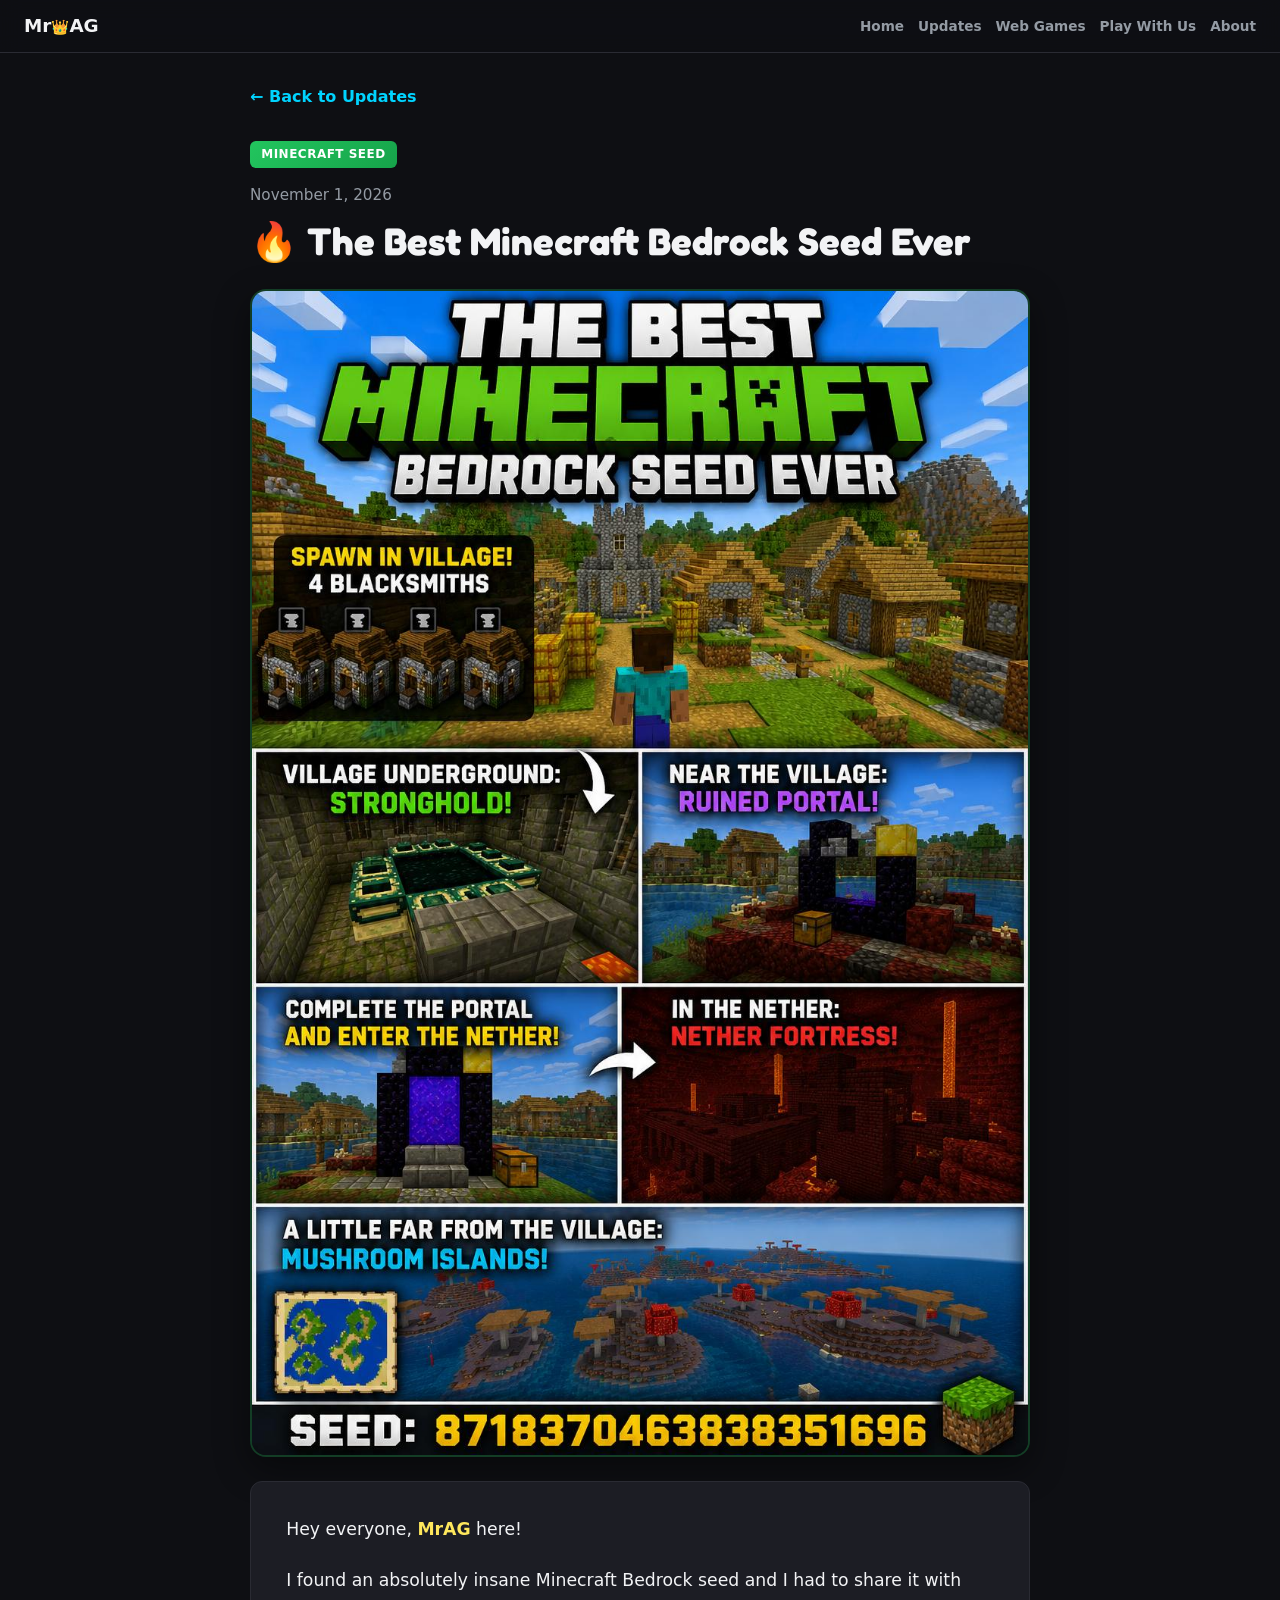
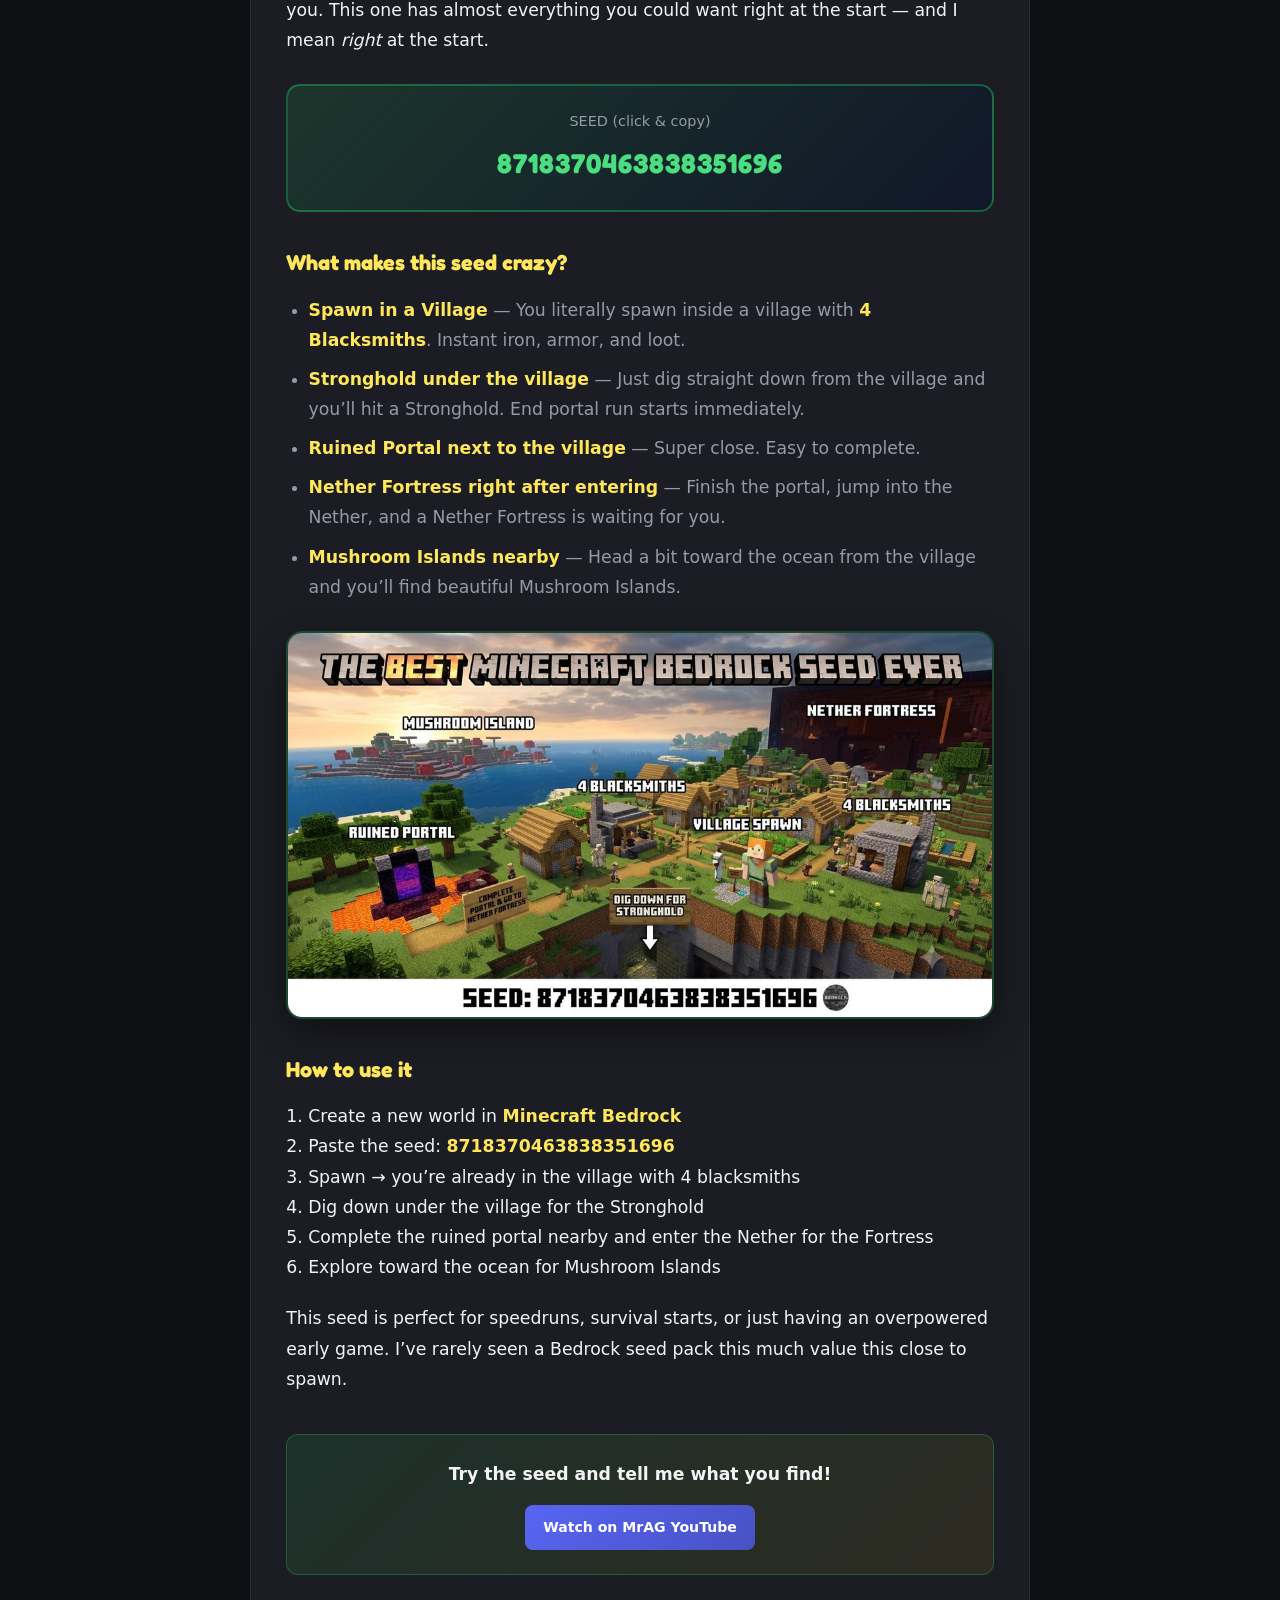
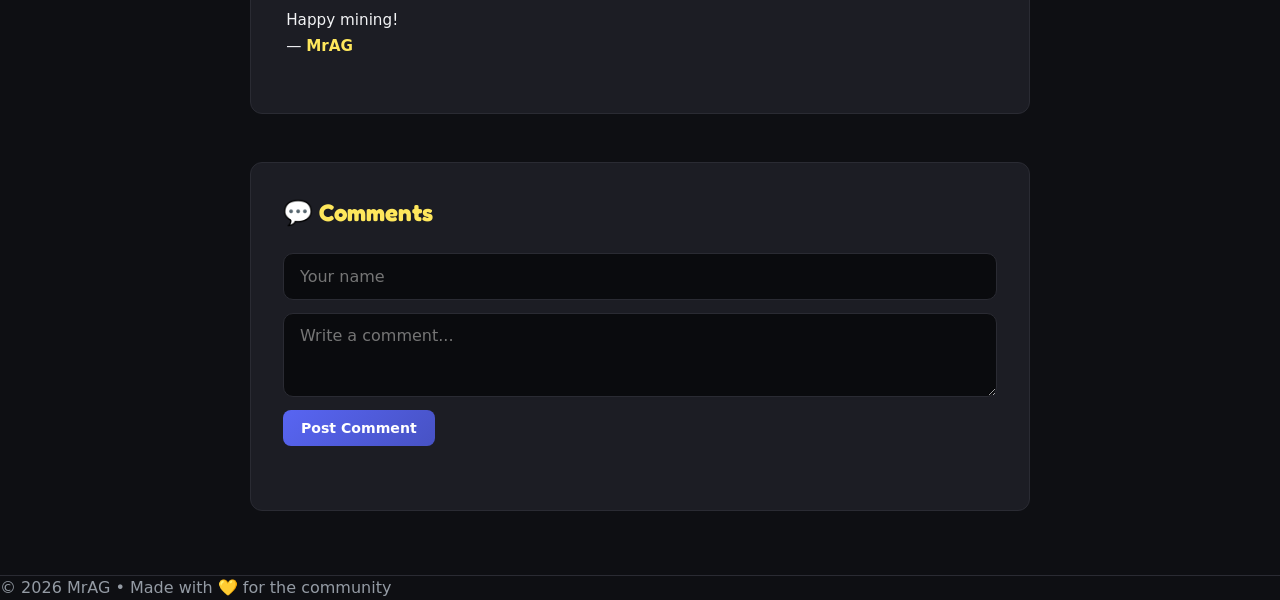
<file: post-best-bedrock-seed.html>
<!DOCTYPE html>
<html lang="en">
<head>
  <meta charset="UTF-8" />
  <meta name="viewport" content="width=device-width, initial-scale=1.0" />
  <title>The Best Minecraft Bedrock Seed Ever | MrAG</title>
  <link rel="stylesheet" href="style.css" />
  <link rel="preconnect" href="https://fonts.googleapis.com">
  <link rel="preconnect" href="https://fonts.gstatic.com" crossorigin>
  <link href="https://fonts.googleapis.com/css2?family=Fredoka:wght@400;500;600;700&family=Nunito:wght@400;600;700;800&display=swap" rel="stylesheet">
  <style>
    .post-page {
      position: relative;
      z-index: 1;
      padding: 7rem 1.5rem 4rem;
      min-height: 100vh;
    }
    .post-container {
      max-width: 780px;
      margin: 0 auto;
    }
    .back-link {
      display: inline-flex;
      align-items: center;
      gap: 0.4rem;
      color: var(--accent-2);
      text-decoration: none;
      font-weight: 700;
      margin-bottom: 2rem;
      transition: color 0.2s;
    }
    .back-link:hover { color: var(--yellow); }
    .post-header { margin-bottom: 1.5rem; }
    .post-header .date {
      color: var(--muted);
      font-size: 0.95rem;
      margin-bottom: 0.6rem;
    }
    .post-header h1 {
      font-family: 'Fredoka', sans-serif;
      font-size: clamp(1.7rem, 5vw, 2.4rem);
      line-height: 1.25;
      margin-bottom: 1rem;
    }
    .post-badge {
      display: inline-block;
      background: linear-gradient(135deg, #22c55e, #16a34a);
      color: white;
      font-size: 0.75rem;
      font-weight: 800;
      padding: 0.3rem 0.7rem;
      border-radius: 6px;
      letter-spacing: 0.5px;
      margin-bottom: 1rem;
    }
    .post-image {
      margin-bottom: 1.5rem;
      border-radius: 16px;
      overflow: hidden;
      box-shadow: 0 12px 35px rgba(0,0,0,0.45);
      border: 2px solid rgba(34, 197, 94, 0.25);
    }
    .post-image img {
      width: 100%;
      height: auto;
      display: block;
    }
    .post-body {
      background: var(--card);
      border-radius: var(--radius);
      padding: 2rem 2.2rem;
      border: 1px solid rgba(255,255,255,0.06);
      box-shadow: var(--shadow);
      line-height: 1.75;
      font-size: 1.08rem;
    }
    .post-body p { margin-bottom: 1.3rem; color: var(--text); }
    .post-body h2 {
      font-family: 'Fredoka', sans-serif;
      font-size: 1.35rem;
      color: var(--yellow);
      margin: 2rem 0 0.8rem;
    }
    .post-body ul {
      margin: 0.8rem 0 1.5rem 1.4rem;
      color: var(--muted);
    }
    .post-body li { margin-bottom: 0.55rem; }
    .post-body strong { color: var(--yellow); }
    .seed-box {
      margin: 1.8rem 0;
      padding: 1.4rem 1.6rem;
      background: linear-gradient(135deg, rgba(34, 197, 94, 0.15), rgba(15, 23, 42, 0.9));
      border-radius: 14px;
      border: 2px solid rgba(34, 197, 94, 0.4);
      text-align: center;
    }
    .seed-box .label {
      font-size: 0.9rem;
      color: var(--muted);
      margin-bottom: 0.4rem;
    }
    .seed-box .seed-number {
      font-family: 'Fredoka', monospace, sans-serif;
      font-size: clamp(1.2rem, 4vw, 1.7rem);
      font-weight: 700;
      color: #4ade80;
      letter-spacing: 1px;
      word-break: break-all;
      user-select: all;
    }
    .cta-box {
      margin-top: 2.5rem;
      padding: 1.5rem;
      background: linear-gradient(135deg, rgba(34, 197, 94, 0.12), rgba(255, 214, 10, 0.08));
      border-radius: 12px;
      border: 1px solid rgba(34, 197, 94, 0.3);
      text-align: center;
    }
    .cta-box p { margin-bottom: 1rem; font-weight: 600; }
    .comments-section {
      margin-top: 3rem;
      background: var(--card);
      border-radius: var(--radius);
      padding: 2rem;
      border: 1px solid rgba(255,255,255,0.06);
      box-shadow: var(--shadow);
    }
    .comments-title {
      font-family: 'Fredoka', sans-serif;
      font-size: 1.5rem;
      margin-bottom: 1.4rem;
      color: var(--yellow);
    }
    .comment-form {
      display: flex;
      flex-direction: column;
      gap: 0.8rem;
      margin-bottom: 2rem;
    }
    .comment-form input,
    .comment-form textarea {
      background: var(--darker);
      border: 1px solid rgba(255,255,255,0.12);
      border-radius: 10px;
      padding: 0.8rem 1rem;
      color: var(--text);
      font-size: 1rem;
      font-family: inherit;
      outline: none;
    }
    .comment-form input:focus,
    .comment-form textarea:focus { border-color: var(--accent-2); }
    .comment-form button { align-self: flex-start; }
    .comments-list {
      display: flex;
      flex-direction: column;
      gap: 1rem;
    }
    .comment-item {
      background: var(--darker);
      border-radius: 12px;
      padding: 1rem 1.2rem;
      border-left: 3px solid var(--accent-2);
    }
    .comment-item .c-name {
      font-weight: 700;
      color: var(--yellow);
      margin-bottom: 0.25rem;
    }
    .comment-item .c-date {
      font-size: 0.8rem;
      color: var(--muted);
      margin-bottom: 0.5rem;
    }
    .comment-item .c-text {
      color: var(--text);
      white-space: pre-wrap;
      line-height: 1.5;
    }
    .no-comments {
      color: var(--muted);
      font-style: italic;
    }
  
    :root {
      --bg: #0e0f13;
      --card: #1c1d24;
      --line: #2a2b33;
      --text: #f2f3f5;
      --muted: #949ba4;
      --accent: #5865f2;
      --accent-2: #00d4ff;
      --yellow: #fee75c;
      --darker: #0a0b0e;
    }
    body {
      overflow-x: hidden;
      overflow-y: auto !important;
      background: var(--bg) !important;
      color: var(--text);
      font-family: Inter, "Segoe UI", system-ui, sans-serif;
      margin: 0;
    }
    .stars { display: none !important; }
    .navbar { display: none !important; }
    .post-topbar {
      position: sticky; top: 0; z-index: 50;
      display: flex; align-items: center; justify-content: space-between;
      gap: 16px; padding: 12px 24px;
      background: rgba(14,15,19,.95); backdrop-filter: blur(10px);
      border-bottom: 1px solid var(--line);
    }
    .post-brand {
      font-weight: 800; font-size: 1.15rem; color: var(--text); text-decoration: none;
    }
    .post-brand .crown { font-size: .9rem; }
    .post-nav { display: flex; flex-wrap: wrap; gap: 6px 14px; }
    .post-nav a {
      color: var(--muted); text-decoration: none; font-size: .85rem; font-weight: 600;
    }
    .post-nav a:hover { color: var(--text); }
    .post-page {
      position: relative; z-index: 1;
      padding: 2rem 1.5rem 4rem !important;
      min-height: 100vh;
    }
    .back-link { color: var(--accent-2) !important; }
    .back-link:hover { color: var(--yellow) !important; }
    .post-header .date { color: var(--muted) !important; }
    .post-body {
      background: var(--card) !important;
      border: 1px solid var(--line) !important;
    }
    .post-body p { color: var(--text) !important; }
    .post-body h2 { color: var(--yellow) !important; }
    .post-body ul { color: var(--muted) !important; }
    .post-body strong { color: var(--yellow) !important; }
    .comments-section {
      background: var(--card) !important;
      border: 1px solid var(--line) !important;
    }
    .comments-title { color: var(--yellow) !important; }
    .comment-form input, .comment-form textarea {
      background: var(--darker) !important;
      border: 1px solid var(--line) !important;
      color: var(--text) !important;
    }
    .footer, footer.footer {
      background: var(--bg) !important;
      border-top: 1px solid var(--line);
      color: var(--muted);
    }
    @media (max-width: 700px) {
      .post-nav { display: none; }
      .post-topbar { padding: 12px 16px; }
    }

  </style>
</head>
<body>
  <div class="stars" id="stars"></div>

  <header class="post-topbar">
    <a href="index.html" class="post-brand">Mr<span class="crown">👑</span>AG</a>
    <nav class="post-nav">
      <a href="index.html#home">Home</a>
      <a href="index.html#updates">Updates</a>
      <a href="index.html#games">Web Games</a>
      <a href="index.html#play">Play With Us</a>
      <a href="index.html#about">About</a>
    </nav>
  </header>
<main class="post-page" data-post-id="best-bedrock-seed">
    <div class="post-container">
      <a href="index.html#updates" class="back-link">← Back to Updates</a>

      <article>
        <div class="post-header">
          <span class="post-badge">MINECRAFT SEED</span>
          <div class="date">November 1, 2026</div>
          <h1>🔥 The Best Minecraft Bedrock Seed Ever</h1>
        </div>

        <div class="post-image">
          <img loading="lazy" decoding="async" src="seed-guide.jpg" alt="The Best Minecraft Bedrock Seed Ever - Full Guide" />
        </div>

        <div class="post-body">
          <p>Hey everyone, <strong>MrAG</strong> here!</p>

          <p>I found an absolutely insane Minecraft Bedrock seed and I had to share it with you. This one has almost everything you could want right at the start — and I mean <em>right</em> at the start.</p>

          <div class="seed-box">
            <div class="label">SEED (click & copy)</div>
            <div class="seed-number">8718370463838351696</div>
          </div>

          <h2>What makes this seed crazy?</h2>
          <ul>
            <li><strong>Spawn in a Village</strong> — You literally spawn inside a village with <strong>4 Blacksmiths</strong>. Instant iron, armor, and loot.</li>
            <li><strong>Stronghold under the village</strong> — Just dig straight down from the village and you’ll hit a Stronghold. End portal run starts immediately.</li>
            <li><strong>Ruined Portal next to the village</strong> — Super close. Easy to complete.</li>
            <li><strong>Nether Fortress right after entering</strong> — Finish the portal, jump into the Nether, and a Nether Fortress is waiting for you.</li>
            <li><strong>Mushroom Islands nearby</strong> — Head a bit toward the ocean from the village and you’ll find beautiful Mushroom Islands.</li>
          </ul>

          <div class="post-image" style="margin: 1.8rem 0;">
            <img loading="lazy" decoding="async" src="seed-overview.jpg" alt="Seed overview - Village, Portal, Stronghold, Mushroom Island" />
          </div>

          <h2>How to use it</h2>
          <p>1. Create a new world in <strong>Minecraft Bedrock</strong><br>
          2. Paste the seed: <strong>8718370463838351696</strong><br>
          3. Spawn → you’re already in the village with 4 blacksmiths<br>
          4. Dig down under the village for the Stronghold<br>
          5. Complete the ruined portal nearby and enter the Nether for the Fortress<br>
          6. Explore toward the ocean for Mushroom Islands</p>

          <p>This seed is perfect for speedruns, survival starts, or just having an overpowered early game. I’ve rarely seen a Bedrock seed pack this much value this close to spawn.</p>

          <div class="cta-box">
            <p>Try the seed and tell me what you find!</p>
            <a href="https://www.youtube.com/channel/UCVmaqsWX8SFFUA2DObU6sYA" target="_blank" class="btn btn-primary">Watch on MrAG YouTube</a>
          </div>

          <p style="margin-top: 2rem; color: var(--muted); font-size: 0.95rem;">
            Happy mining!<br>
            — <strong>MrAG</strong>
          </p>
        </div>
      </article>

      <div class="comments-section" id="commentsSection">
        <h2 class="comments-title">💬 Comments</h2>
        <form class="comment-form" id="commentForm">
          <input type="text" id="commentName" placeholder="Your name" required maxlength="40" />
          <textarea id="commentText" placeholder="Write a comment..." rows="3" required maxlength="500"></textarea>
          <button type="submit" class="btn btn-primary">Post Comment</button>
        </form>
        <div class="comments-list" id="commentsList"></div>
      </div>
    </div>
  </main>

  <footer class="footer">
    <div class="container">
      <p>© 2026 MrAG • Made with 💛 for the community</p>
    </div>
  </footer>

  <script src="script.js"></script>
</body>
</html>
</file>
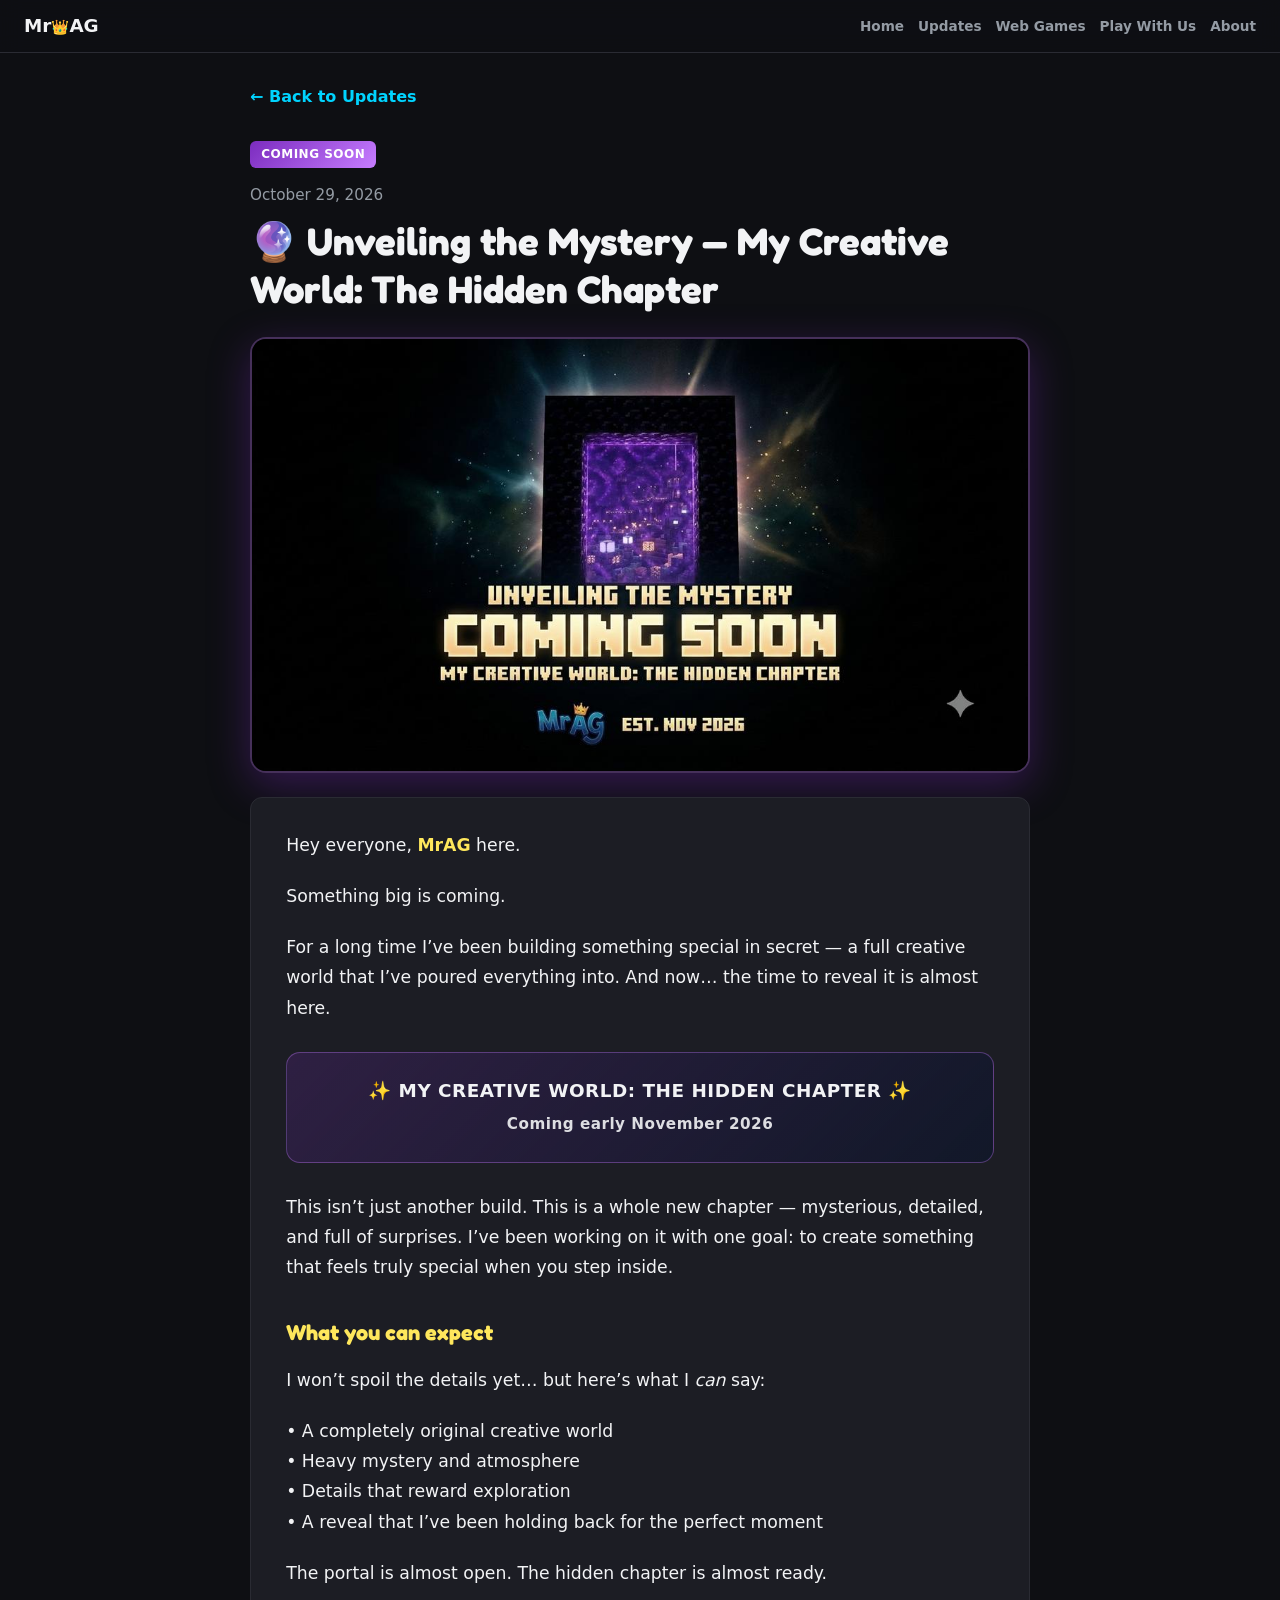
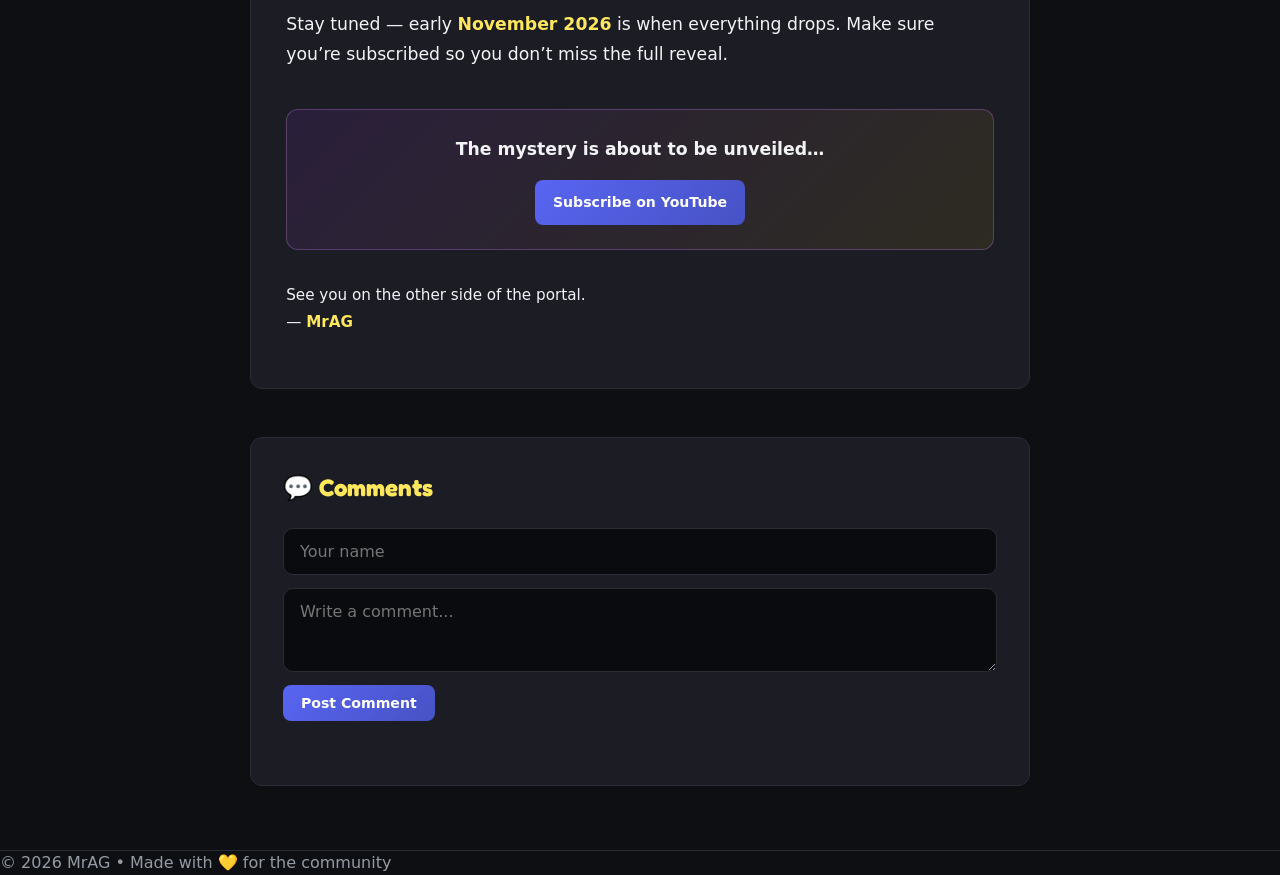
<file: post-hidden-chapter.html>
<!DOCTYPE html>
<html lang="en">
<head>
  <meta charset="UTF-8" />
  <meta name="viewport" content="width=device-width, initial-scale=1.0" />
  <title>Coming Soon – My Creative World: The Hidden Chapter | MrAG</title>
  <link rel="stylesheet" href="style.css" />
  <link rel="preconnect" href="https://fonts.googleapis.com">
  <link rel="preconnect" href="https://fonts.gstatic.com" crossorigin>
  <link href="https://fonts.googleapis.com/css2?family=Fredoka:wght@400;500;600;700&family=Nunito:wght@400;600;700;800&display=swap" rel="stylesheet">
  <style>
    .post-page {
      position: relative;
      z-index: 1;
      padding: 7rem 1.5rem 4rem;
      min-height: 100vh;
    }
    .post-container {
      max-width: 780px;
      margin: 0 auto;
    }
    .back-link {
      display: inline-flex;
      align-items: center;
      gap: 0.4rem;
      color: var(--accent-2);
      text-decoration: none;
      font-weight: 700;
      margin-bottom: 2rem;
      transition: color 0.2s;
    }
    .back-link:hover {
      color: var(--yellow);
    }
    .post-header {
      margin-bottom: 1.5rem;
    }
    .post-header .date {
      color: var(--muted);
      font-size: 0.95rem;
      margin-bottom: 0.6rem;
    }
    .post-header h1 {
      font-family: 'Fredoka', sans-serif;
      font-size: clamp(1.7rem, 5vw, 2.4rem);
      line-height: 1.25;
      margin-bottom: 1rem;
    }
    .post-badge {
      display: inline-block;
      background: linear-gradient(135deg, #7b2cbf, #c77dff);
      color: white;
      font-size: 0.75rem;
      font-weight: 800;
      padding: 0.3rem 0.7rem;
      border-radius: 6px;
      letter-spacing: 0.5px;
      margin-bottom: 1rem;
    }
    .post-image {
      margin-bottom: 1.5rem;
      border-radius: 16px;
      overflow: hidden;
      box-shadow: 0 12px 40px rgba(123, 44, 191, 0.35);
      border: 2px solid rgba(199, 125, 255, 0.3);
    }
    .post-image img {
      width: 100%;
      height: auto;
      display: block;
    }
    .post-body {
      background: var(--card);
      border-radius: var(--radius);
      padding: 2rem 2.2rem;
      border: 1px solid rgba(255,255,255,0.06);
      box-shadow: var(--shadow);
      line-height: 1.75;
      font-size: 1.08rem;
    }
    .post-body p {
      margin-bottom: 1.3rem;
      color: var(--text);
    }
    .post-body h2 {
      font-family: 'Fredoka', sans-serif;
      font-size: 1.35rem;
      color: #c77dff;
      margin: 2rem 0 0.8rem;
    }
    .post-body strong {
      color: var(--yellow);
    }
    .mystery-box {
      margin: 1.8rem 0;
      padding: 1.4rem 1.6rem;
      background: linear-gradient(135deg, rgba(123, 44, 191, 0.2), rgba(15, 23, 42, 0.8));
      border-radius: 14px;
      border: 1px solid rgba(199, 125, 255, 0.35);
      text-align: center;
    }
    .mystery-box p {
      margin: 0;
      font-size: 1.15rem;
      font-weight: 700;
      color: #e0aaff;
      letter-spacing: 0.5px;
    }
    .cta-box {
      margin-top: 2.5rem;
      padding: 1.5rem;
      background: linear-gradient(135deg, rgba(123, 44, 191, 0.15), rgba(255, 214, 10, 0.08));
      border-radius: 12px;
      border: 1px solid rgba(199, 125, 255, 0.3);
      text-align: center;
    }
    .cta-box p {
      margin-bottom: 1rem;
      font-weight: 600;
    }
    .comments-section {
      margin-top: 3rem;
      background: var(--card);
      border-radius: var(--radius);
      padding: 2rem;
      border: 1px solid rgba(255,255,255,0.06);
      box-shadow: var(--shadow);
    }
    .comments-title {
      font-family: 'Fredoka', sans-serif;
      font-size: 1.5rem;
      margin-bottom: 1.4rem;
      color: var(--yellow);
    }
    .comment-form {
      display: flex;
      flex-direction: column;
      gap: 0.8rem;
      margin-bottom: 2rem;
    }
    .comment-form input,
    .comment-form textarea {
      background: var(--darker);
      border: 1px solid rgba(255,255,255,0.12);
      border-radius: 10px;
      padding: 0.8rem 1rem;
      color: var(--text);
      font-size: 1rem;
      font-family: inherit;
      outline: none;
    }
    .comment-form input:focus,
    .comment-form textarea:focus {
      border-color: var(--accent-2);
    }
    .comment-form button {
      align-self: flex-start;
    }
    .comments-list {
      display: flex;
      flex-direction: column;
      gap: 1rem;
    }
    .comment-item {
      background: var(--darker);
      border-radius: 12px;
      padding: 1rem 1.2rem;
      border-left: 3px solid var(--accent-2);
    }
    .comment-item .c-name {
      font-weight: 700;
      color: var(--yellow);
      margin-bottom: 0.25rem;
    }
    .comment-item .c-date {
      font-size: 0.8rem;
      color: var(--muted);
      margin-bottom: 0.5rem;
    }
    .comment-item .c-text {
      color: var(--text);
      white-space: pre-wrap;
      line-height: 1.5;
    }
    .no-comments {
      color: var(--muted);
      font-style: italic;
    }
  
    :root {
      --bg: #0e0f13;
      --card: #1c1d24;
      --line: #2a2b33;
      --text: #f2f3f5;
      --muted: #949ba4;
      --accent: #5865f2;
      --accent-2: #00d4ff;
      --yellow: #fee75c;
      --darker: #0a0b0e;
    }
    body {
      overflow-x: hidden;
      overflow-y: auto !important;
      background: var(--bg) !important;
      color: var(--text);
      font-family: Inter, "Segoe UI", system-ui, sans-serif;
      margin: 0;
    }
    .stars { display: none !important; }
    .navbar { display: none !important; }
    .post-topbar {
      position: sticky; top: 0; z-index: 50;
      display: flex; align-items: center; justify-content: space-between;
      gap: 16px; padding: 12px 24px;
      background: rgba(14,15,19,.95); backdrop-filter: blur(10px);
      border-bottom: 1px solid var(--line);
    }
    .post-brand {
      font-weight: 800; font-size: 1.15rem; color: var(--text); text-decoration: none;
    }
    .post-brand .crown { font-size: .9rem; }
    .post-nav { display: flex; flex-wrap: wrap; gap: 6px 14px; }
    .post-nav a {
      color: var(--muted); text-decoration: none; font-size: .85rem; font-weight: 600;
    }
    .post-nav a:hover { color: var(--text); }
    .post-page {
      position: relative; z-index: 1;
      padding: 2rem 1.5rem 4rem !important;
      min-height: 100vh;
    }
    .back-link { color: var(--accent-2) !important; }
    .back-link:hover { color: var(--yellow) !important; }
    .post-header .date { color: var(--muted) !important; }
    .post-body {
      background: var(--card) !important;
      border: 1px solid var(--line) !important;
    }
    .post-body p { color: var(--text) !important; }
    .post-body h2 { color: var(--yellow) !important; }
    .post-body ul { color: var(--muted) !important; }
    .post-body strong { color: var(--yellow) !important; }
    .comments-section {
      background: var(--card) !important;
      border: 1px solid var(--line) !important;
    }
    .comments-title { color: var(--yellow) !important; }
    .comment-form input, .comment-form textarea {
      background: var(--darker) !important;
      border: 1px solid var(--line) !important;
      color: var(--text) !important;
    }
    .footer, footer.footer {
      background: var(--bg) !important;
      border-top: 1px solid var(--line);
      color: var(--muted);
    }
    @media (max-width: 700px) {
      .post-nav { display: none; }
      .post-topbar { padding: 12px 16px; }
    }

  </style>
</head>
<body>
  <div class="stars" id="stars"></div>

  <header class="post-topbar">
    <a href="index.html" class="post-brand">Mr<span class="crown">👑</span>AG</a>
    <nav class="post-nav">
      <a href="index.html#home">Home</a>
      <a href="index.html#updates">Updates</a>
      <a href="index.html#games">Web Games</a>
      <a href="index.html#play">Play With Us</a>
      <a href="index.html#about">About</a>
    </nav>
  </header>
<main class="post-page" data-post-id="hidden-chapter">
    <div class="post-container">
      <a href="index.html#updates" class="back-link">← Back to Updates</a>

      <article>
        <div class="post-header">
          <span class="post-badge">COMING SOON</span>
          <div class="date">October 29, 2026</div>
          <h1>🔮 Unveiling the Mystery — My Creative World: The Hidden Chapter</h1>
        </div>

        <div class="post-image">
          <img loading="lazy" decoding="async" src="coming-soon-world.jpg" alt="Coming Soon - My Creative World The Hidden Chapter" />
        </div>

        <div class="post-body">
          <p>Hey everyone, <strong>MrAG</strong> here.</p>

          <p>Something big is coming.</p>

          <p>For a long time I’ve been building something special in secret — a full creative world that I’ve poured everything into. And now… the time to reveal it is almost here.</p>

          <div class="mystery-box">
            <p>✨ MY CREATIVE WORLD: THE HIDDEN CHAPTER ✨<br>
            <span style="font-size:0.95rem; opacity:0.9;">Coming early November 2026</span></p>
          </div>

          <p>This isn’t just another build. This is a whole new chapter — mysterious, detailed, and full of surprises. I’ve been working on it with one goal: to create something that feels truly special when you step inside.</p>

          <h2>What you can expect</h2>
          <p>I won’t spoil the details yet… but here’s what I <em>can</em> say:</p>
          <p>• A completely original creative world<br>
          • Heavy mystery and atmosphere<br>
          • Details that reward exploration<br>
          • A reveal that I’ve been holding back for the perfect moment</p>

          <p>The portal is almost open. The hidden chapter is almost ready.</p>

          <p>Stay tuned — early <strong>November 2026</strong> is when everything drops. Make sure you’re subscribed so you don’t miss the full reveal.</p>

          <div class="cta-box">
            <p>The mystery is about to be unveiled…</p>
            <a href="https://www.youtube.com/channel/UCVmaqsWX8SFFUA2DObU6sYA" target="_blank" class="btn btn-primary">Subscribe on YouTube</a>
          </div>

          <p style="margin-top: 2rem; color: var(--muted); font-size: 0.95rem;">
            See you on the other side of the portal.<br>
            — <strong>MrAG</strong>
          </p>
        </div>
      </article>

      <!-- Comments Section -->
      <div class="comments-section" id="commentsSection">
        <h2 class="comments-title">💬 Comments</h2>
        <form class="comment-form" id="commentForm">
          <input type="text" id="commentName" placeholder="Your name" required maxlength="40" />
          <textarea id="commentText" placeholder="Write a comment..." rows="3" required maxlength="500"></textarea>
          <button type="submit" class="btn btn-primary">Post Comment</button>
        </form>
        <div class="comments-list" id="commentsList">
          <!-- comments loaded by JS -->
        </div>
      </div>
    </div>
  </main>

  <footer class="footer">
    <div class="container">
      <p>© 2026 MrAG • Made with 💛 for the community</p>
    </div>
  </footer>

  <script src="script.js"></script>
</body>
</html>
</file>
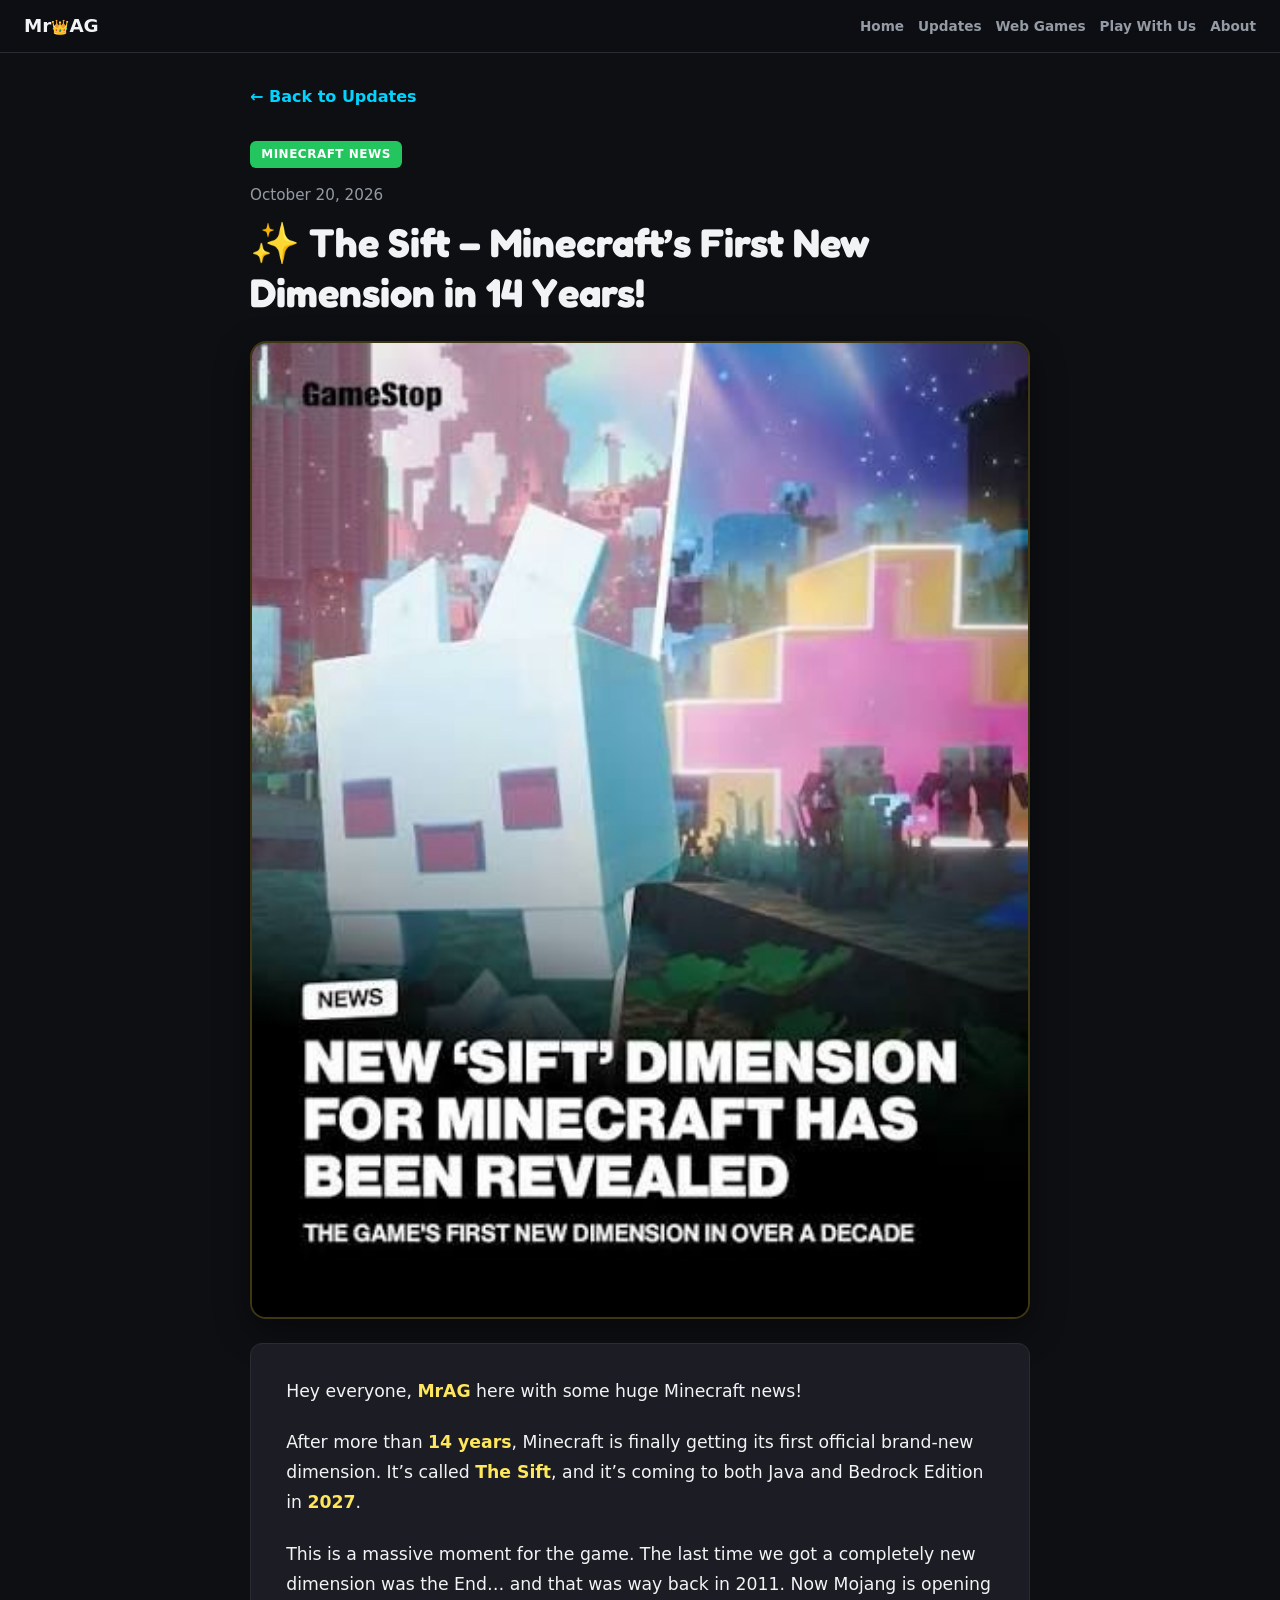
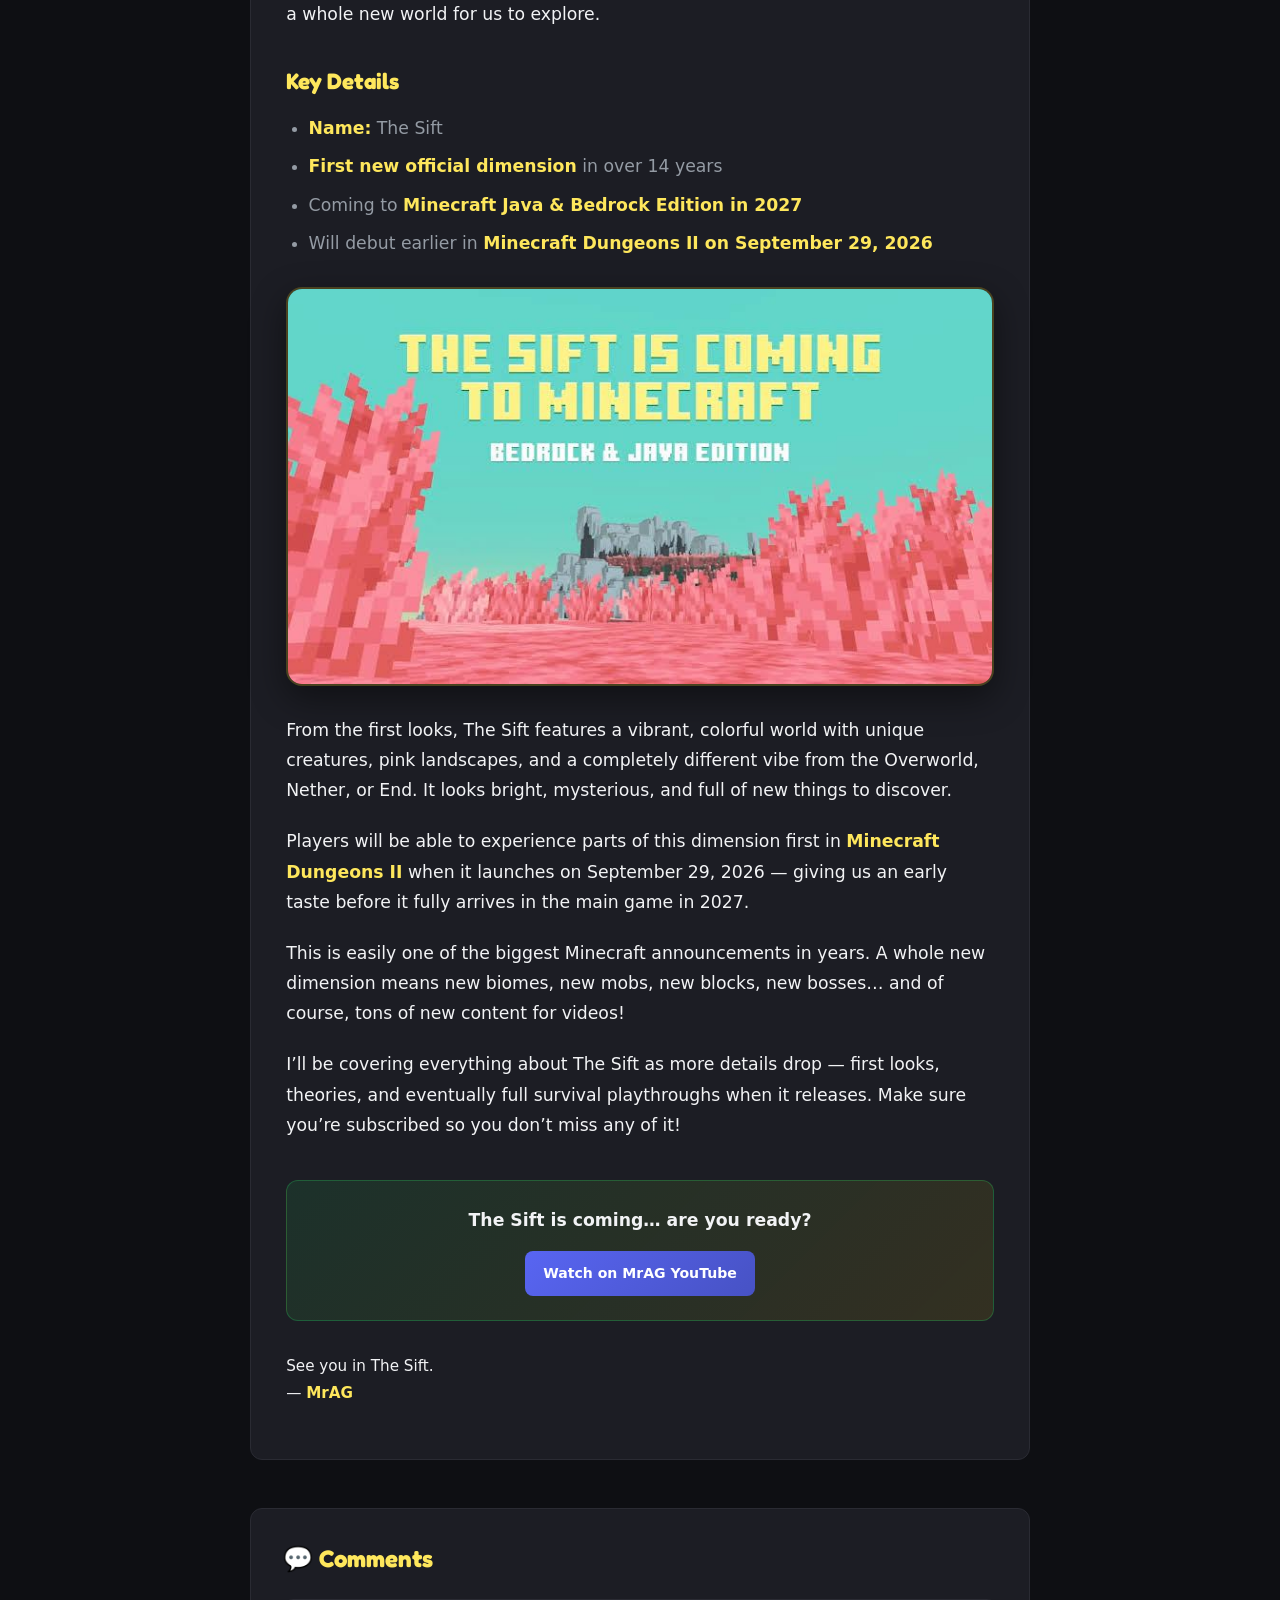
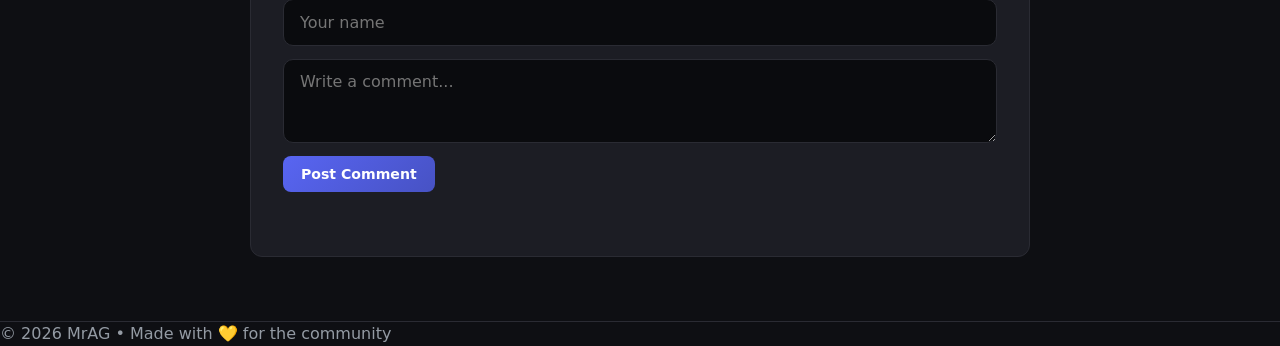
<file: post-sift-dimension.html>
<!DOCTYPE html>
<html lang="en">
<head>
  <meta charset="UTF-8" />
  <meta name="viewport" content="width=device-width, initial-scale=1.0" />
  <title>The Sift Dimension Coming to Minecraft in 2027 | MrAG</title>
  <link rel="stylesheet" href="style.css" />
  <link rel="preconnect" href="https://fonts.googleapis.com">
  <link rel="preconnect" href="https://fonts.gstatic.com" crossorigin>
  <link href="https://fonts.googleapis.com/css2?family=Fredoka:wght@400;500;600;700&family=Nunito:wght@400;600;700;800&display=swap" rel="stylesheet">
  <style>
    .post-page {
      position: relative;
      z-index: 1;
      padding: 7rem 1.5rem 4rem;
      min-height: 100vh;
    }
    .post-container {
      max-width: 780px;
      margin: 0 auto;
    }
    .back-link {
      display: inline-flex;
      align-items: center;
      gap: 0.4rem;
      color: var(--accent-2);
      text-decoration: none;
      font-weight: 700;
      margin-bottom: 2rem;
      transition: color 0.2s;
    }
    .back-link:hover {
      color: var(--yellow);
    }
    .post-header {
      margin-bottom: 1.5rem;
    }
    .post-header .date {
      color: var(--muted);
      font-size: 0.95rem;
      margin-bottom: 0.6rem;
    }
    .post-header h1 {
      font-family: 'Fredoka', sans-serif;
      font-size: clamp(1.8rem, 5vw, 2.5rem);
      line-height: 1.25;
      margin-bottom: 1rem;
    }
    .post-badge {
      display: inline-block;
      background: #22c55e;
      color: white;
      font-size: 0.75rem;
      font-weight: 800;
      padding: 0.3rem 0.7rem;
      border-radius: 6px;
      letter-spacing: 0.5px;
      margin-bottom: 1rem;
    }
    .post-image {
      margin-bottom: 1.5rem;
      border-radius: 16px;
      overflow: hidden;
      box-shadow: 0 12px 35px rgba(0,0,0,0.45);
      border: 2px solid rgba(255,214,10,0.2);
    }
    .post-image img {
      width: 100%;
      height: auto;
      display: block;
    }
    .post-body {
      background: var(--card);
      border-radius: var(--radius);
      padding: 2rem 2.2rem;
      border: 1px solid rgba(255,255,255,0.06);
      box-shadow: var(--shadow);
      line-height: 1.75;
      font-size: 1.08rem;
    }
    .post-body p {
      margin-bottom: 1.3rem;
      color: var(--text);
    }
    .post-body h2 {
      font-family: 'Fredoka', sans-serif;
      font-size: 1.4rem;
      color: var(--yellow);
      margin: 2rem 0 0.8rem;
    }
    .post-body ul {
      margin: 0.8rem 0 1.5rem 1.4rem;
      color: var(--muted);
    }
    .post-body li {
      margin-bottom: 0.5rem;
    }
    .post-body strong {
      color: var(--yellow);
    }
    .cta-box {
      margin-top: 2.5rem;
      padding: 1.5rem;
      background: linear-gradient(135deg, rgba(34,197,94,0.12), rgba(255,214,10,0.1));
      border-radius: 12px;
      border: 1px solid rgba(34,197,94,0.3);
      text-align: center;
    }
    .cta-box p {
      margin-bottom: 1rem;
      font-weight: 600;
    }

    .comments-section {
      margin-top: 3rem;
      background: var(--card);
      border-radius: var(--radius);
      padding: 2rem;
      border: 1px solid rgba(255,255,255,0.06);
      box-shadow: var(--shadow);
    }
    .comments-title {
      font-family: 'Fredoka', sans-serif;
      font-size: 1.5rem;
      margin-bottom: 1.4rem;
      color: var(--yellow);
    }
    .comment-form {
      display: flex;
      flex-direction: column;
      gap: 0.8rem;
      margin-bottom: 2rem;
    }
    .comment-form input,
    .comment-form textarea {
      background: var(--darker);
      border: 1px solid rgba(255,255,255,0.12);
      border-radius: 10px;
      padding: 0.8rem 1rem;
      color: var(--text);
      font-size: 1rem;
      font-family: inherit;
      outline: none;
    }
    .comment-form input:focus,
    .comment-form textarea:focus {
      border-color: var(--accent-2);
    }
    .comment-form button {
      align-self: flex-start;
    }
    .comments-list {
      display: flex;
      flex-direction: column;
      gap: 1rem;
    }
    .comment-item {
      background: var(--darker);
      border-radius: 12px;
      padding: 1rem 1.2rem;
      border-left: 3px solid var(--accent-2);
    }
    .comment-item .c-name {
      font-weight: 700;
      color: var(--yellow);
      margin-bottom: 0.25rem;
    }
    .comment-item .c-date {
      font-size: 0.8rem;
      color: var(--muted);
      margin-bottom: 0.5rem;
    }
    .comment-item .c-text {
      color: var(--text);
      white-space: pre-wrap;
      line-height: 1.5;
    }
    .no-comments {
      color: var(--muted);
      font-style: italic;
    }

  
    :root {
      --bg: #0e0f13;
      --card: #1c1d24;
      --line: #2a2b33;
      --text: #f2f3f5;
      --muted: #949ba4;
      --accent: #5865f2;
      --accent-2: #00d4ff;
      --yellow: #fee75c;
      --darker: #0a0b0e;
    }
    body {
      overflow-x: hidden;
      overflow-y: auto !important;
      background: var(--bg) !important;
      color: var(--text);
      font-family: Inter, "Segoe UI", system-ui, sans-serif;
      margin: 0;
    }
    .stars { display: none !important; }
    .navbar { display: none !important; }
    .post-topbar {
      position: sticky; top: 0; z-index: 50;
      display: flex; align-items: center; justify-content: space-between;
      gap: 16px; padding: 12px 24px;
      background: rgba(14,15,19,.95); backdrop-filter: blur(10px);
      border-bottom: 1px solid var(--line);
    }
    .post-brand {
      font-weight: 800; font-size: 1.15rem; color: var(--text); text-decoration: none;
    }
    .post-brand .crown { font-size: .9rem; }
    .post-nav { display: flex; flex-wrap: wrap; gap: 6px 14px; }
    .post-nav a {
      color: var(--muted); text-decoration: none; font-size: .85rem; font-weight: 600;
    }
    .post-nav a:hover { color: var(--text); }
    .post-page {
      position: relative; z-index: 1;
      padding: 2rem 1.5rem 4rem !important;
      min-height: 100vh;
    }
    .back-link { color: var(--accent-2) !important; }
    .back-link:hover { color: var(--yellow) !important; }
    .post-header .date { color: var(--muted) !important; }
    .post-body {
      background: var(--card) !important;
      border: 1px solid var(--line) !important;
    }
    .post-body p { color: var(--text) !important; }
    .post-body h2 { color: var(--yellow) !important; }
    .post-body ul { color: var(--muted) !important; }
    .post-body strong { color: var(--yellow) !important; }
    .comments-section {
      background: var(--card) !important;
      border: 1px solid var(--line) !important;
    }
    .comments-title { color: var(--yellow) !important; }
    .comment-form input, .comment-form textarea {
      background: var(--darker) !important;
      border: 1px solid var(--line) !important;
      color: var(--text) !important;
    }
    .footer, footer.footer {
      background: var(--bg) !important;
      border-top: 1px solid var(--line);
      color: var(--muted);
    }
    @media (max-width: 700px) {
      .post-nav { display: none; }
      .post-topbar { padding: 12px 16px; }
    }

  </style>
</head>
<body>
  <div class="stars" id="stars"></div>

  <header class="post-topbar">
    <a href="index.html" class="post-brand">Mr<span class="crown">👑</span>AG</a>
    <nav class="post-nav">
      <a href="index.html#home">Home</a>
      <a href="index.html#updates">Updates</a>
      <a href="index.html#games">Web Games</a>
      <a href="index.html#play">Play With Us</a>
      <a href="index.html#about">About</a>
    </nav>
  </header>
<main class="post-page" data-post-id="sift-dimension">
    <div class="post-container">
      <a href="index.html#updates" class="back-link">← Back to Updates</a>

      <article>
        <div class="post-header">
          <span class="post-badge">MINECRAFT NEWS</span>
          <div class="date">October 20, 2026</div>
          <h1>✨ The Sift – Minecraft’s First New Dimension in 14 Years!</h1>
        </div>

        <div class="post-image">
          <img loading="lazy" decoding="async" src="sift-news.jpg" alt="New Sift Dimension revealed for Minecraft" />
        </div>

        <div class="post-body">
          <p>Hey everyone, <strong>MrAG</strong> here with some huge Minecraft news!</p>

          <p>After more than <strong>14 years</strong>, Minecraft is finally getting its first official brand-new dimension. It’s called <strong>The Sift</strong>, and it’s coming to both Java and Bedrock Edition in <strong>2027</strong>.</p>

          <p>This is a massive moment for the game. The last time we got a completely new dimension was the End… and that was way back in 2011. Now Mojang is opening a whole new world for us to explore.</p>

          <h2>Key Details</h2>
          <ul>
            <li><strong>Name:</strong> The Sift</li>
            <li><strong>First new official dimension</strong> in over 14 years</li>
            <li>Coming to <strong>Minecraft Java & Bedrock Edition in 2027</strong></li>
            <li>Will debut earlier in <strong>Minecraft Dungeons II on September 29, 2026</strong></li>
          </ul>

          <div class="post-image" style="margin: 1.8rem 0;">
            <img loading="lazy" decoding="async" src="sift-coming.jpg" alt="The Sift is coming to Minecraft" />
          </div>

          <p>From the first looks, The Sift features a vibrant, colorful world with unique creatures, pink landscapes, and a completely different vibe from the Overworld, Nether, or End. It looks bright, mysterious, and full of new things to discover.</p>

          <p>Players will be able to experience parts of this dimension first in <strong>Minecraft Dungeons II</strong> when it launches on September 29, 2026 — giving us an early taste before it fully arrives in the main game in 2027.</p>

          <p>This is easily one of the biggest Minecraft announcements in years. A whole new dimension means new biomes, new mobs, new blocks, new bosses… and of course, tons of new content for videos!</p>

          <p>I’ll be covering everything about The Sift as more details drop — first looks, theories, and eventually full survival playthroughs when it releases. Make sure you’re subscribed so you don’t miss any of it!</p>

          <div class="cta-box">
            <p>The Sift is coming… are you ready?</p>
            <a href="https://www.youtube.com/channel/UCVmaqsWX8SFFUA2DObU6sYA" target="_blank" class="btn btn-primary">Watch on MrAG YouTube</a>
          </div>

          <p style="margin-top: 2rem; color: var(--muted); font-size: 0.95rem;">
            See you in The Sift.<br>
            — <strong>MrAG</strong>
          </p>
        </div>
      </article>

      <!-- Comments Section -->
      <div class="comments-section" id="commentsSection">
        <h2 class="comments-title">💬 Comments</h2>
        <form class="comment-form" id="commentForm">
          <input type="text" id="commentName" placeholder="Your name" required maxlength="40" />
          <textarea id="commentText" placeholder="Write a comment..." rows="3" required maxlength="500"></textarea>
          <button type="submit" class="btn btn-primary">Post Comment</button>
        </form>
        <div class="comments-list" id="commentsList">
          <!-- comments loaded by JS -->
        </div>
      </div>

    </div>
  </main>

  <footer class="footer">
    <div class="container">
      <p>© 2026 MrAG • Made with 💛 for the community</p>
    </div>
  </footer>

  <script src="script.js"></script>
</body>
</html>
</file>
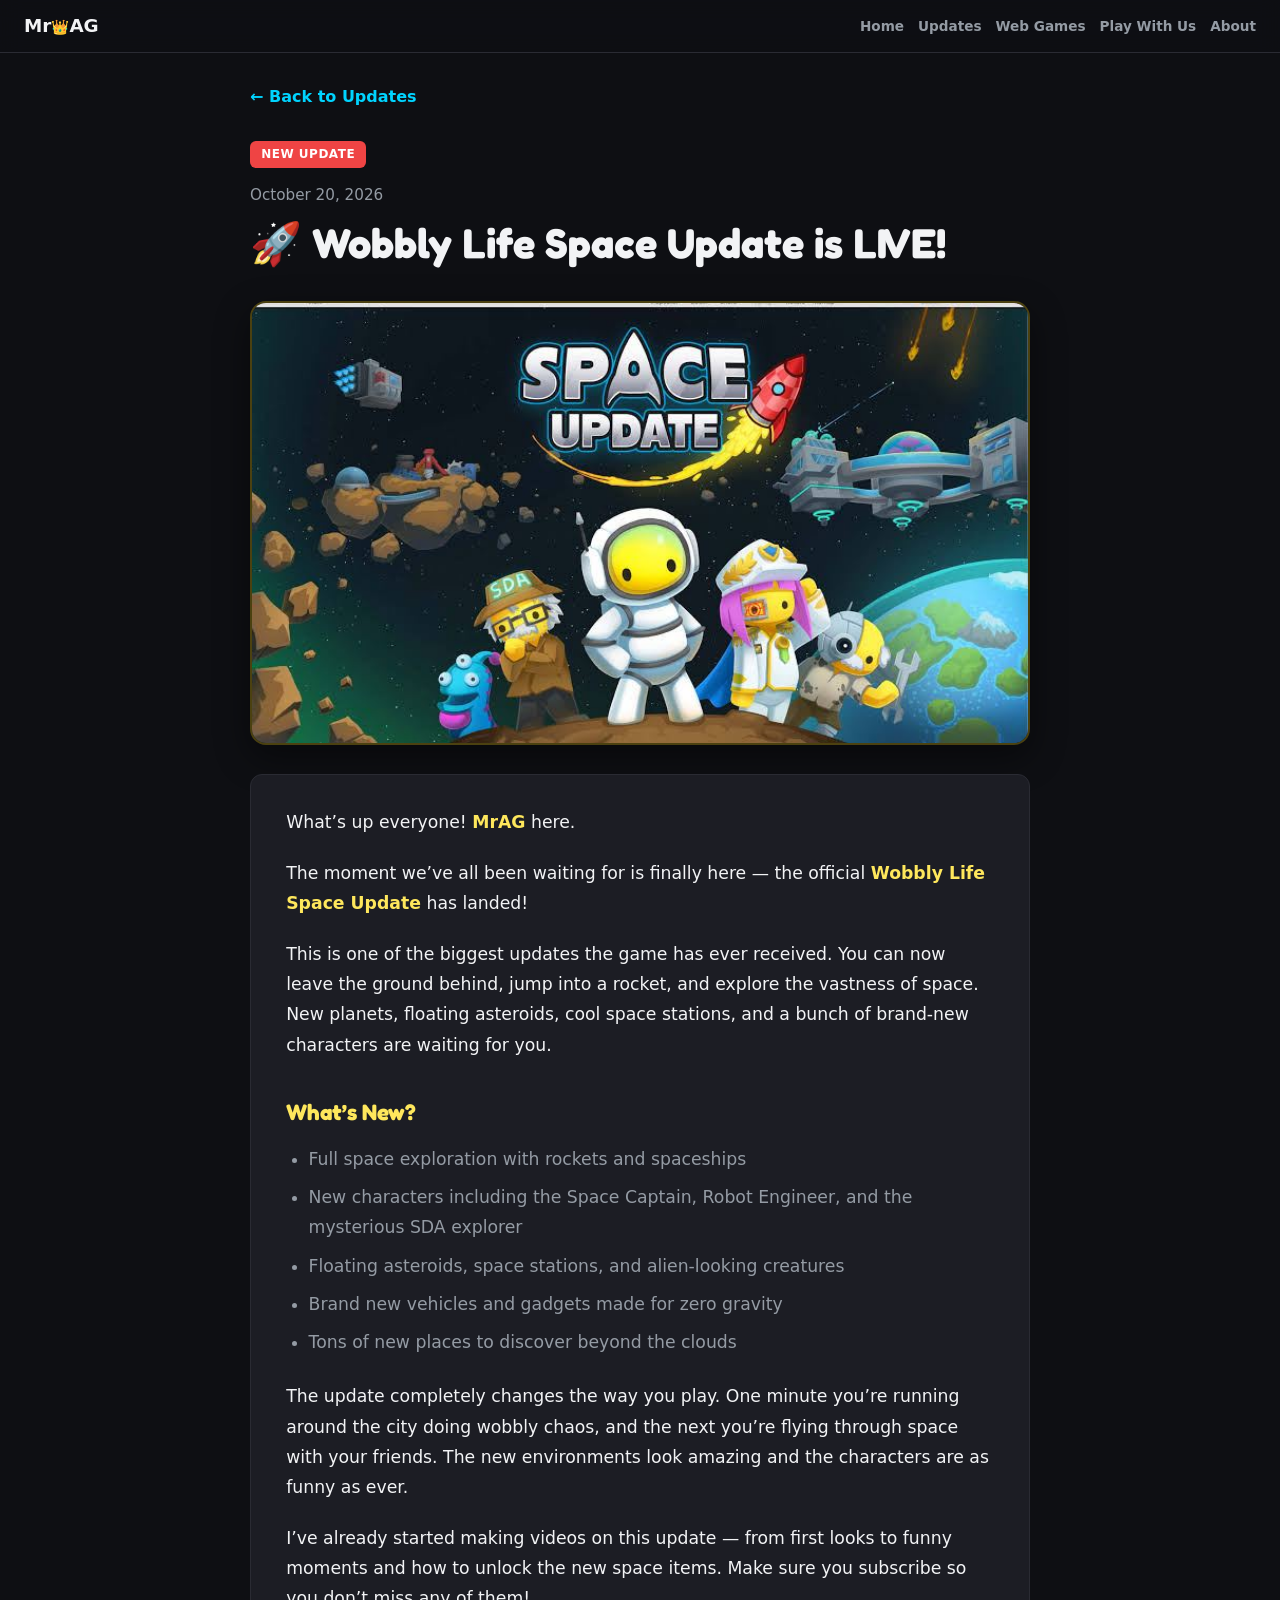
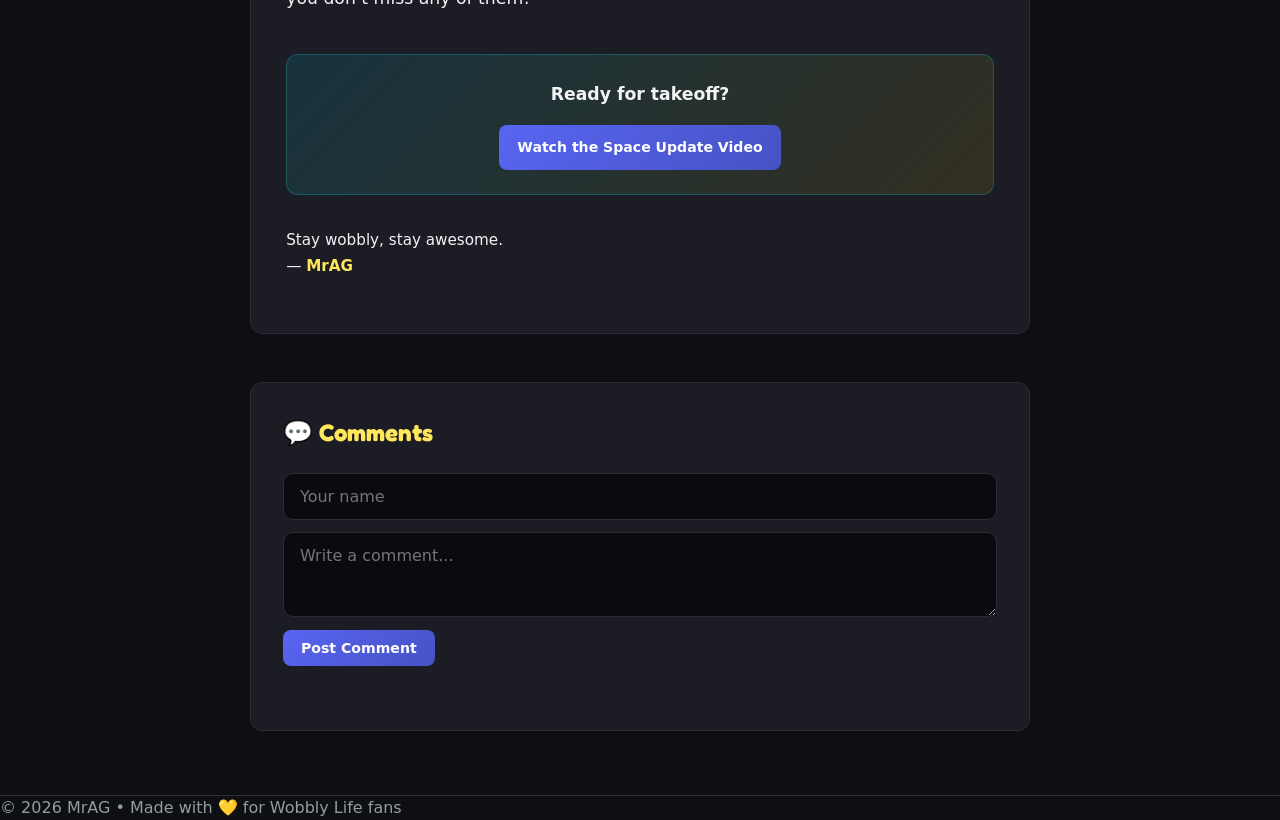
<file: post-space-update.html>
<!DOCTYPE html>
<html lang="en">
<head>
  <meta charset="UTF-8" />
  <meta name="viewport" content="width=device-width, initial-scale=1.0" />
  <title>Wobbly Life Space Update is LIVE! | MrAG</title>
  <link rel="stylesheet" href="style.css" />
  <link rel="preconnect" href="https://fonts.googleapis.com">
  <link rel="preconnect" href="https://fonts.gstatic.com" crossorigin>
  <link href="https://fonts.googleapis.com/css2?family=Fredoka:wght@400;500;600;700&family=Nunito:wght@400;600;700;800&display=swap" rel="stylesheet">
  <style>
    .post-page {
      position: relative;
      z-index: 1;
      padding: 7rem 1.5rem 4rem;
      min-height: 100vh;
    }
    .post-container {
      max-width: 780px;
      margin: 0 auto;
    }
    .back-link {
      display: inline-flex;
      align-items: center;
      gap: 0.4rem;
      color: var(--accent-2);
      text-decoration: none;
      font-weight: 700;
      margin-bottom: 2rem;
      transition: color 0.2s;
    }
    .back-link:hover {
      color: var(--yellow);
    }
    .post-header {
      margin-bottom: 2rem;
    }
    .post-header .date {
      color: var(--muted);
      font-size: 0.95rem;
      margin-bottom: 0.6rem;
    }
    .post-header h1 {
      font-family: 'Fredoka', sans-serif;
      font-size: clamp(1.8rem, 5vw, 2.6rem);
      line-height: 1.25;
      margin-bottom: 1rem;
    }
    .post-badge {
      display: inline-block;
      background: #ef4444;
      color: white;
      font-size: 0.75rem;
      font-weight: 800;
      padding: 0.3rem 0.7rem;
      border-radius: 6px;
      letter-spacing: 0.5px;
      margin-bottom: 1rem;
    }
    .post-image {
      margin-bottom: 1.8rem;
      border-radius: 16px;
      overflow: hidden;
      box-shadow: 0 12px 35px rgba(0,0,0,0.45);
      border: 2px solid rgba(255,214,10,0.25);
    }
    .post-image img {
      width: 100%;
      height: auto;
      display: block;
    }
    .post-body {
      background: var(--card);
      border-radius: var(--radius);
      padding: 2rem 2.2rem;
      border: 1px solid rgba(255,255,255,0.06);
      box-shadow: var(--shadow);
      line-height: 1.75;
      font-size: 1.08rem;
    }
    .post-body p {
      margin-bottom: 1.3rem;
      color: var(--text);
    }
    .post-body h2 {
      font-family: 'Fredoka', sans-serif;
      font-size: 1.4rem;
      color: var(--yellow);
      margin: 2rem 0 0.8rem;
    }
    .post-body ul {
      margin: 0.8rem 0 1.5rem 1.4rem;
      color: var(--muted);
    }
    .post-body li {
      margin-bottom: 0.5rem;
    }
    .post-body strong {
      color: var(--yellow);
    }
    .cta-box {
      margin-top: 2.5rem;
      padding: 1.5rem;
      background: linear-gradient(135deg, rgba(0,180,216,0.15), rgba(255,214,10,0.1));
      border-radius: 12px;
      border: 1px solid rgba(0,180,216,0.3);
      text-align: center;
    }
    .cta-box p {
      margin-bottom: 1rem;
      font-weight: 600;
    }

    .comments-section {
      margin-top: 3rem;
      background: var(--card);
      border-radius: var(--radius);
      padding: 2rem;
      border: 1px solid rgba(255,255,255,0.06);
      box-shadow: var(--shadow);
    }
    .comments-title {
      font-family: 'Fredoka', sans-serif;
      font-size: 1.5rem;
      margin-bottom: 1.4rem;
      color: var(--yellow);
    }
    .comment-form {
      display: flex;
      flex-direction: column;
      gap: 0.8rem;
      margin-bottom: 2rem;
    }
    .comment-form input,
    .comment-form textarea {
      background: var(--darker);
      border: 1px solid rgba(255,255,255,0.12);
      border-radius: 10px;
      padding: 0.8rem 1rem;
      color: var(--text);
      font-size: 1rem;
      font-family: inherit;
      outline: none;
    }
    .comment-form input:focus,
    .comment-form textarea:focus {
      border-color: var(--accent-2);
    }
    .comment-form button {
      align-self: flex-start;
    }
    .comments-list {
      display: flex;
      flex-direction: column;
      gap: 1rem;
    }
    .comment-item {
      background: var(--darker);
      border-radius: 12px;
      padding: 1rem 1.2rem;
      border-left: 3px solid var(--accent-2);
    }
    .comment-item .c-name {
      font-weight: 700;
      color: var(--yellow);
      margin-bottom: 0.25rem;
    }
    .comment-item .c-date {
      font-size: 0.8rem;
      color: var(--muted);
      margin-bottom: 0.5rem;
    }
    .comment-item .c-text {
      color: var(--text);
      white-space: pre-wrap;
      line-height: 1.5;
    }
    .no-comments {
      color: var(--muted);
      font-style: italic;
    }

  
    :root {
      --bg: #0e0f13;
      --card: #1c1d24;
      --line: #2a2b33;
      --text: #f2f3f5;
      --muted: #949ba4;
      --accent: #5865f2;
      --accent-2: #00d4ff;
      --yellow: #fee75c;
      --darker: #0a0b0e;
    }
    body {
      overflow-x: hidden;
      overflow-y: auto !important;
      background: var(--bg) !important;
      color: var(--text);
      font-family: Inter, "Segoe UI", system-ui, sans-serif;
      margin: 0;
    }
    .stars { display: none !important; }
    .navbar { display: none !important; }
    .post-topbar {
      position: sticky; top: 0; z-index: 50;
      display: flex; align-items: center; justify-content: space-between;
      gap: 16px; padding: 12px 24px;
      background: rgba(14,15,19,.95); backdrop-filter: blur(10px);
      border-bottom: 1px solid var(--line);
    }
    .post-brand {
      font-weight: 800; font-size: 1.15rem; color: var(--text); text-decoration: none;
    }
    .post-brand .crown { font-size: .9rem; }
    .post-nav { display: flex; flex-wrap: wrap; gap: 6px 14px; }
    .post-nav a {
      color: var(--muted); text-decoration: none; font-size: .85rem; font-weight: 600;
    }
    .post-nav a:hover { color: var(--text); }
    .post-page {
      position: relative; z-index: 1;
      padding: 2rem 1.5rem 4rem !important;
      min-height: 100vh;
    }
    .back-link { color: var(--accent-2) !important; }
    .back-link:hover { color: var(--yellow) !important; }
    .post-header .date { color: var(--muted) !important; }
    .post-body {
      background: var(--card) !important;
      border: 1px solid var(--line) !important;
    }
    .post-body p { color: var(--text) !important; }
    .post-body h2 { color: var(--yellow) !important; }
    .post-body ul { color: var(--muted) !important; }
    .post-body strong { color: var(--yellow) !important; }
    .comments-section {
      background: var(--card) !important;
      border: 1px solid var(--line) !important;
    }
    .comments-title { color: var(--yellow) !important; }
    .comment-form input, .comment-form textarea {
      background: var(--darker) !important;
      border: 1px solid var(--line) !important;
      color: var(--text) !important;
    }
    .footer, footer.footer {
      background: var(--bg) !important;
      border-top: 1px solid var(--line);
      color: var(--muted);
    }
    @media (max-width: 700px) {
      .post-nav { display: none; }
      .post-topbar { padding: 12px 16px; }
    }

  </style>
</head>
<body>
  <div class="stars" id="stars"></div>

  <header class="post-topbar">
    <a href="index.html" class="post-brand">Mr<span class="crown">👑</span>AG</a>
    <nav class="post-nav">
      <a href="index.html#home">Home</a>
      <a href="index.html#updates">Updates</a>
      <a href="index.html#games">Web Games</a>
      <a href="index.html#play">Play With Us</a>
      <a href="index.html#about">About</a>
    </nav>
  </header>
<main class="post-page" data-post-id="space-update">
    <div class="post-container">
      <a href="index.html#updates" class="back-link">← Back to Updates</a>

      <article>
        <div class="post-header">
          <span class="post-badge">NEW UPDATE</span>
          <div class="date">October 20, 2026</div>
          <h1>🚀 Wobbly Life Space Update is LIVE!</h1>
        </div>

        <div class="post-image">
          <img loading="lazy" decoding="async" src="space-update.jpg" alt="Wobbly Life Space Update" />
        </div>

        <div class="post-body">
          <p>What’s up everyone! <strong>MrAG</strong> here.</p>

          <p>The moment we’ve all been waiting for is finally here — the official <strong>Wobbly Life Space Update</strong> has landed!</p>

          <p>This is one of the biggest updates the game has ever received. You can now leave the ground behind, jump into a rocket, and explore the vastness of space. New planets, floating asteroids, cool space stations, and a bunch of brand-new characters are waiting for you.</p>

          <h2>What’s New?</h2>
          <ul>
            <li>Full space exploration with rockets and spaceships</li>
            <li>New characters including the Space Captain, Robot Engineer, and the mysterious SDA explorer</li>
            <li>Floating asteroids, space stations, and alien-looking creatures</li>
            <li>Brand new vehicles and gadgets made for zero gravity</li>
            <li>Tons of new places to discover beyond the clouds</li>
          </ul>

          <p>The update completely changes the way you play. One minute you’re running around the city doing wobbly chaos, and the next you’re flying through space with your friends. The new environments look amazing and the characters are as funny as ever.</p>

          <p>I’ve already started making videos on this update — from first looks to funny moments and how to unlock the new space items. Make sure you subscribe so you don’t miss any of them!</p>

          <div class="cta-box">
            <p>Ready for takeoff?</p>
            <a href="https://www.youtube.com/channel/UCVmaqsWX8SFFUA2DObU6sYA" target="_blank" class="btn btn-primary">Watch the Space Update Video</a>
          </div>

          <p style="margin-top: 2rem; color: var(--muted); font-size: 0.95rem;">
            Stay wobbly, stay awesome.<br>
            — <strong>MrAG</strong>
          </p>
        </div>
      </article>

      <!-- Comments Section -->
      <div class="comments-section" id="commentsSection">
        <h2 class="comments-title">💬 Comments</h2>
        <form class="comment-form" id="commentForm">
          <input type="text" id="commentName" placeholder="Your name" required maxlength="40" />
          <textarea id="commentText" placeholder="Write a comment..." rows="3" required maxlength="500"></textarea>
          <button type="submit" class="btn btn-primary">Post Comment</button>
        </form>
        <div class="comments-list" id="commentsList">
          <!-- comments loaded by JS -->
        </div>
      </div>

    </div>
  </main>

  <footer class="footer">
    <div class="container">
      <p>© 2026 MrAG • Made with 💛 for Wobbly Life fans</p>
    </div>
  </footer>

  <script src="script.js"></script>
</body>
</html>
</file>
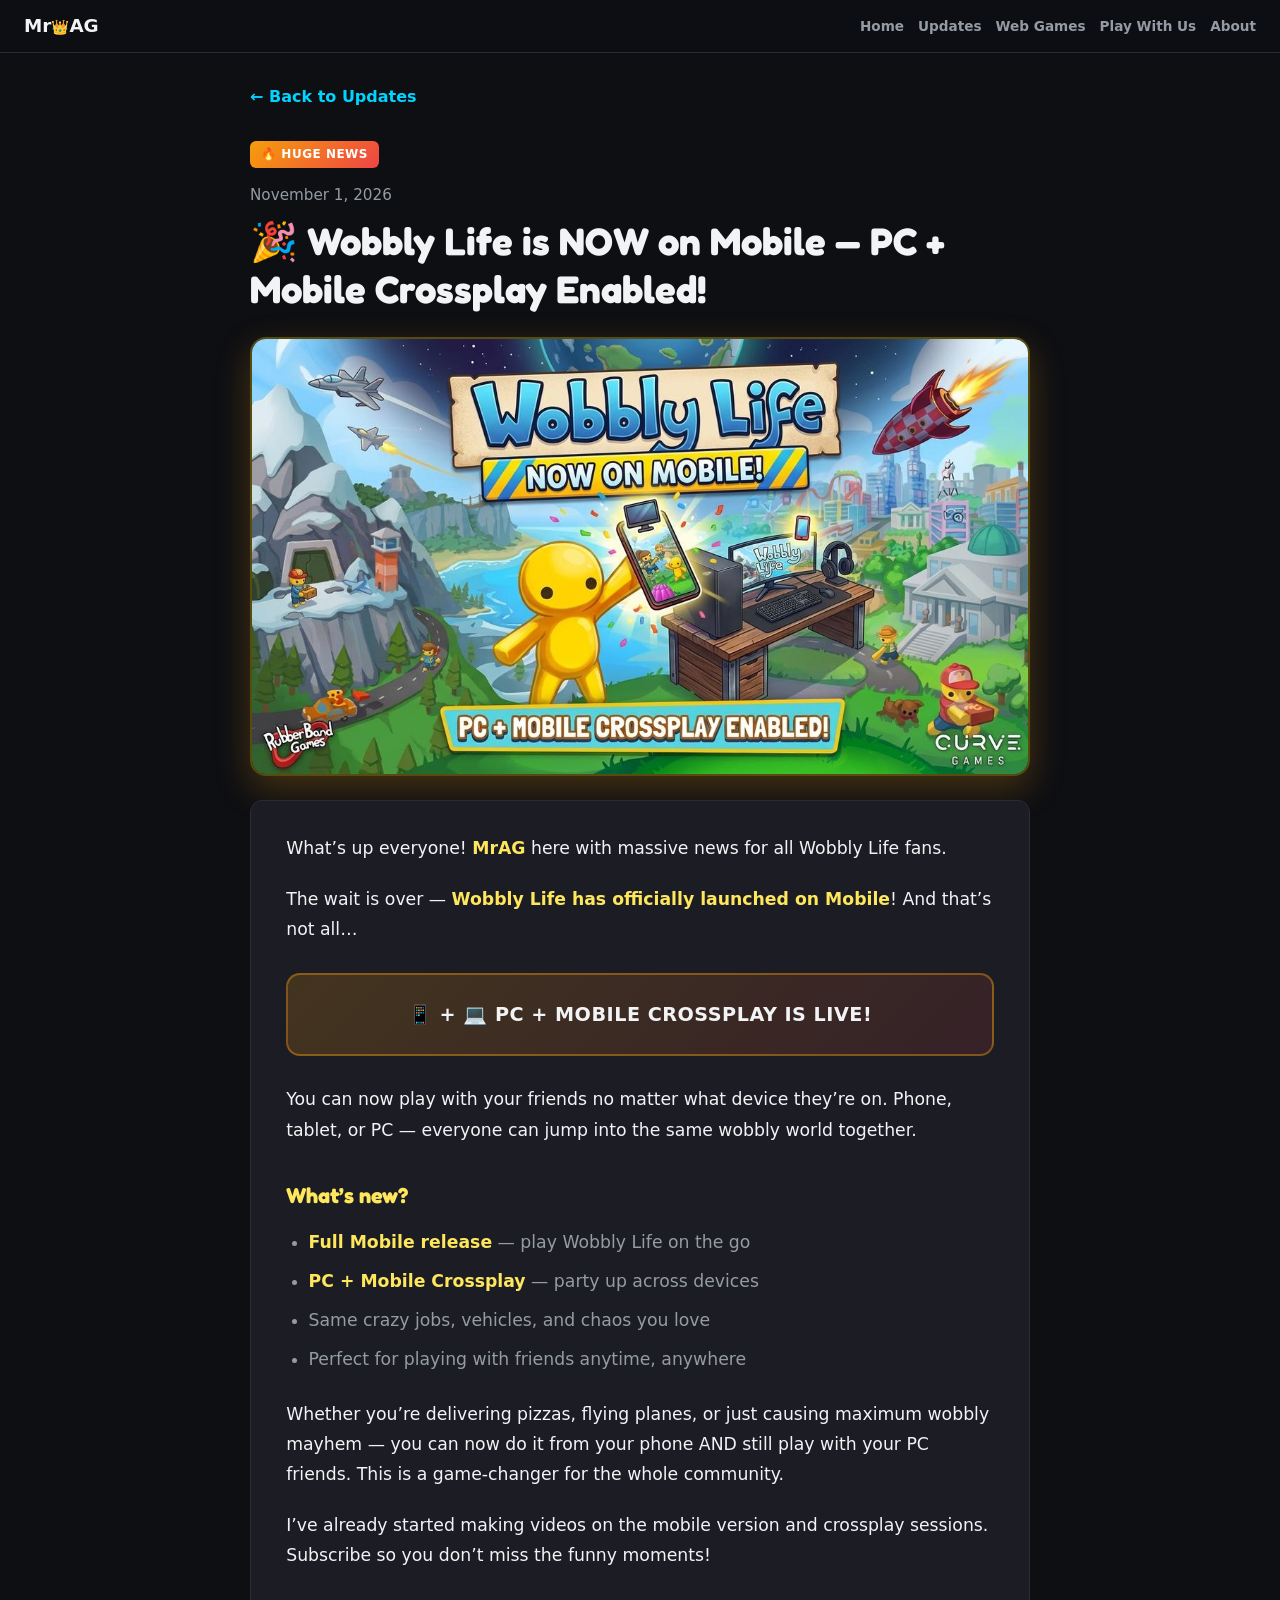
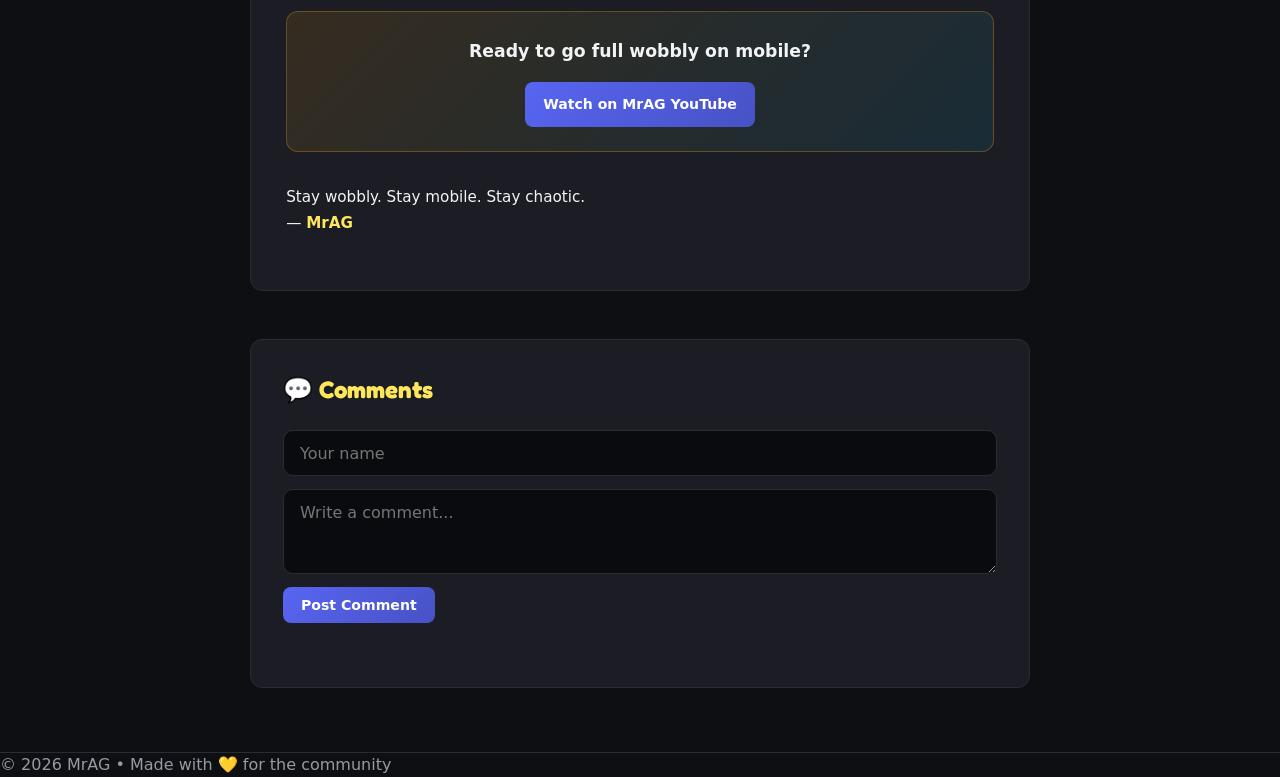
<file: post-wobbly-mobile.html>
<!DOCTYPE html>
<html lang="en">
<head>
  <meta charset="UTF-8" />
  <meta name="viewport" content="width=device-width, initial-scale=1.0" />
  <title>Wobbly Life Now on Mobile + Crossplay! | MrAG</title>
  <link rel="stylesheet" href="style.css" />
  <link rel="preconnect" href="https://fonts.googleapis.com">
  <link rel="preconnect" href="https://fonts.gstatic.com" crossorigin>
  <link href="https://fonts.googleapis.com/css2?family=Fredoka:wght@400;500;600;700&family=Nunito:wght@400;600;700;800&display=swap" rel="stylesheet">
  <style>
    .post-page {
      position: relative;
      z-index: 1;
      padding: 7rem 1.5rem 4rem;
      min-height: 100vh;
    }
    .post-container { max-width: 780px; margin: 0 auto; }
    .back-link {
      display: inline-flex;
      align-items: center;
      gap: 0.4rem;
      color: var(--accent-2);
      text-decoration: none;
      font-weight: 700;
      margin-bottom: 2rem;
      transition: color 0.2s;
    }
    .back-link:hover { color: var(--yellow); }
    .post-header { margin-bottom: 1.5rem; }
    .post-header .date {
      color: var(--muted);
      font-size: 0.95rem;
      margin-bottom: 0.6rem;
    }
    .post-header h1 {
      font-family: 'Fredoka', sans-serif;
      font-size: clamp(1.7rem, 5vw, 2.4rem);
      line-height: 1.25;
      margin-bottom: 1rem;
    }
    .post-badge {
      display: inline-block;
      background: linear-gradient(135deg, #f59e0b, #ef4444);
      color: white;
      font-size: 0.75rem;
      font-weight: 800;
      padding: 0.3rem 0.7rem;
      border-radius: 6px;
      letter-spacing: 0.5px;
      margin-bottom: 1rem;
    }
    .post-image {
      margin-bottom: 1.5rem;
      border-radius: 16px;
      overflow: hidden;
      box-shadow: 0 12px 35px rgba(245, 158, 11, 0.25);
      border: 2px solid rgba(255, 214, 10, 0.3);
    }
    .post-image img { width: 100%; height: auto; display: block; }
    .post-body {
      background: var(--card);
      border-radius: var(--radius);
      padding: 2rem 2.2rem;
      border: 1px solid rgba(255,255,255,0.06);
      box-shadow: var(--shadow);
      line-height: 1.75;
      font-size: 1.08rem;
    }
    .post-body p { margin-bottom: 1.3rem; color: var(--text); }
    .post-body h2 {
      font-family: 'Fredoka', sans-serif;
      font-size: 1.35rem;
      color: var(--yellow);
      margin: 2rem 0 0.8rem;
    }
    .post-body ul {
      margin: 0.8rem 0 1.5rem 1.4rem;
      color: var(--muted);
    }
    .post-body li { margin-bottom: 0.55rem; }
    .post-body strong { color: var(--yellow); }
    .highlight-box {
      margin: 1.8rem 0;
      padding: 1.4rem 1.6rem;
      background: linear-gradient(135deg, rgba(245, 158, 11, 0.18), rgba(239, 68, 68, 0.12));
      border-radius: 14px;
      border: 2px solid rgba(245, 158, 11, 0.4);
      text-align: center;
    }
    .highlight-box p {
      margin: 0;
      font-size: 1.2rem;
      font-weight: 800;
      color: #fbbf24;
      letter-spacing: 0.5px;
    }
    .cta-box {
      margin-top: 2.5rem;
      padding: 1.5rem;
      background: linear-gradient(135deg, rgba(245, 158, 11, 0.12), rgba(0, 180, 216, 0.1));
      border-radius: 12px;
      border: 1px solid rgba(245, 158, 11, 0.3);
      text-align: center;
    }
    .cta-box p { margin-bottom: 1rem; font-weight: 600; }
    .comments-section {
      margin-top: 3rem;
      background: var(--card);
      border-radius: var(--radius);
      padding: 2rem;
      border: 1px solid rgba(255,255,255,0.06);
      box-shadow: var(--shadow);
    }
    .comments-title {
      font-family: 'Fredoka', sans-serif;
      font-size: 1.5rem;
      margin-bottom: 1.4rem;
      color: var(--yellow);
    }
    .comment-form {
      display: flex;
      flex-direction: column;
      gap: 0.8rem;
      margin-bottom: 2rem;
    }
    .comment-form input,
    .comment-form textarea {
      background: var(--darker);
      border: 1px solid rgba(255,255,255,0.12);
      border-radius: 10px;
      padding: 0.8rem 1rem;
      color: var(--text);
      font-size: 1rem;
      font-family: inherit;
      outline: none;
    }
    .comment-form input:focus,
    .comment-form textarea:focus { border-color: var(--accent-2); }
    .comment-form button { align-self: flex-start; }
    .comments-list { display: flex; flex-direction: column; gap: 1rem; }
    .comment-item {
      background: var(--darker);
      border-radius: 12px;
      padding: 1rem 1.2rem;
      border-left: 3px solid var(--accent-2);
    }
    .comment-item .c-name { font-weight: 700; color: var(--yellow); margin-bottom: 0.25rem; }
    .comment-item .c-date { font-size: 0.8rem; color: var(--muted); margin-bottom: 0.5rem; }
    .comment-item .c-text { color: var(--text); white-space: pre-wrap; line-height: 1.5; }
    .no-comments { color: var(--muted); font-style: italic; }
  
    :root {
      --bg: #0e0f13;
      --card: #1c1d24;
      --line: #2a2b33;
      --text: #f2f3f5;
      --muted: #949ba4;
      --accent: #5865f2;
      --accent-2: #00d4ff;
      --yellow: #fee75c;
      --darker: #0a0b0e;
    }
    body {
      overflow-x: hidden;
      overflow-y: auto !important;
      background: var(--bg) !important;
      color: var(--text);
      font-family: Inter, "Segoe UI", system-ui, sans-serif;
      margin: 0;
    }
    .stars { display: none !important; }
    .navbar { display: none !important; }
    .post-topbar {
      position: sticky; top: 0; z-index: 50;
      display: flex; align-items: center; justify-content: space-between;
      gap: 16px; padding: 12px 24px;
      background: rgba(14,15,19,.95); backdrop-filter: blur(10px);
      border-bottom: 1px solid var(--line);
    }
    .post-brand {
      font-weight: 800; font-size: 1.15rem; color: var(--text); text-decoration: none;
    }
    .post-brand .crown { font-size: .9rem; }
    .post-nav { display: flex; flex-wrap: wrap; gap: 6px 14px; }
    .post-nav a {
      color: var(--muted); text-decoration: none; font-size: .85rem; font-weight: 600;
    }
    .post-nav a:hover { color: var(--text); }
    .post-page {
      position: relative; z-index: 1;
      padding: 2rem 1.5rem 4rem !important;
      min-height: 100vh;
    }
    .back-link { color: var(--accent-2) !important; }
    .back-link:hover { color: var(--yellow) !important; }
    .post-header .date { color: var(--muted) !important; }
    .post-body {
      background: var(--card) !important;
      border: 1px solid var(--line) !important;
    }
    .post-body p { color: var(--text) !important; }
    .post-body h2 { color: var(--yellow) !important; }
    .post-body ul { color: var(--muted) !important; }
    .post-body strong { color: var(--yellow) !important; }
    .comments-section {
      background: var(--card) !important;
      border: 1px solid var(--line) !important;
    }
    .comments-title { color: var(--yellow) !important; }
    .comment-form input, .comment-form textarea {
      background: var(--darker) !important;
      border: 1px solid var(--line) !important;
      color: var(--text) !important;
    }
    .footer, footer.footer {
      background: var(--bg) !important;
      border-top: 1px solid var(--line);
      color: var(--muted);
    }
    @media (max-width: 700px) {
      .post-nav { display: none; }
      .post-topbar { padding: 12px 16px; }
    }

  </style>
</head>
<body>
  <div class="stars" id="stars"></div>

  <header class="post-topbar">
    <a href="index.html" class="post-brand">Mr<span class="crown">👑</span>AG</a>
    <nav class="post-nav">
      <a href="index.html#home">Home</a>
      <a href="index.html#updates">Updates</a>
      <a href="index.html#games">Web Games</a>
      <a href="index.html#play">Play With Us</a>
      <a href="index.html#about">About</a>
    </nav>
  </header>
<main class="post-page" data-post-id="wobbly-mobile">
    <div class="post-container">
      <a href="index.html#updates" class="back-link">← Back to Updates</a>

      <article>
        <div class="post-header">
          <span class="post-badge">🔥 HUGE NEWS</span>
          <div class="date">November 1, 2026</div>
          <h1>🎉 Wobbly Life is NOW on Mobile — PC + Mobile Crossplay Enabled!</h1>
        </div>

        <div class="post-image">
          <img loading="lazy" decoding="async" src="wobbly-mobile.jpg" alt="Wobbly Life Now on Mobile - PC + Mobile Crossplay" />
        </div>

        <div class="post-body">
          <p>What’s up everyone! <strong>MrAG</strong> here with massive news for all Wobbly Life fans.</p>

          <p>The wait is over — <strong>Wobbly Life has officially launched on Mobile</strong>! And that’s not all…</p>

          <div class="highlight-box">
            <p>📱 + 💻 PC + MOBILE CROSSPLAY IS LIVE!</p>
          </div>

          <p>You can now play with your friends no matter what device they’re on. Phone, tablet, or PC — everyone can jump into the same wobbly world together.</p>

          <h2>What’s new?</h2>
          <ul>
            <li><strong>Full Mobile release</strong> — play Wobbly Life on the go</li>
            <li><strong>PC + Mobile Crossplay</strong> — party up across devices</li>
            <li>Same crazy jobs, vehicles, and chaos you love</li>
            <li>Perfect for playing with friends anytime, anywhere</li>
          </ul>

          <p>Whether you’re delivering pizzas, flying planes, or just causing maximum wobbly mayhem — you can now do it from your phone AND still play with your PC friends. This is a game-changer for the whole community.</p>

          <p>I’ve already started making videos on the mobile version and crossplay sessions. Subscribe so you don’t miss the funny moments!</p>

          <div class="cta-box">
            <p>Ready to go full wobbly on mobile?</p>
            <a href="https://www.youtube.com/channel/UCVmaqsWX8SFFUA2DObU6sYA" target="_blank" class="btn btn-primary">Watch on MrAG YouTube</a>
          </div>

          <p style="margin-top: 2rem; color: var(--muted); font-size: 0.95rem;">
            Stay wobbly. Stay mobile. Stay chaotic.<br>
            — <strong>MrAG</strong>
          </p>
        </div>
      </article>

      <div class="comments-section" id="commentsSection">
        <h2 class="comments-title">💬 Comments</h2>
        <form class="comment-form" id="commentForm">
          <input type="text" id="commentName" placeholder="Your name" required maxlength="40" />
          <textarea id="commentText" placeholder="Write a comment..." rows="3" required maxlength="500"></textarea>
          <button type="submit" class="btn btn-primary">Post Comment</button>
        </form>
        <div class="comments-list" id="commentsList"></div>
      </div>
    </div>
  </main>

  <footer class="footer">
    <div class="container">
      <p>© 2026 MrAG • Made with 💛 for the community</p>
    </div>
  </footer>

  <script src="script.js"></script>
</body>
</html>
</file>
<file: style.css>
/* ========== MrAG — Discord-style layout ========== */
:root {
  --bg: #0e0f13;
  --sidebar: #111214;
  --sidebar-hover: #1a1b1f;
  --panel: #16171c;
  --card: #1c1d24;
  --card-hover: #23242c;
  --line: #2a2b33;
  --text: #f2f3f5;
  --muted: #949ba4;
  --accent: #5865f2;
  --accent-2: #00d4ff;
  --yellow: #fee75c;
  --good: #23a559;
  --danger: #ed4245;
  --radius: 12px;
  --sidebar-w: 260px;
}

* { box-sizing: border-box; margin: 0; padding: 0; }
html { scroll-behavior: smooth; }
body {
  font-family: Inter, "Segoe UI", system-ui, sans-serif;
  background: var(--bg);
  color: var(--text);
  min-height: 100vh;
  line-height: 1.5;
}
a { color: inherit; text-decoration: none; }
.app { display: flex; min-height: 100vh; }

.sidebar {
  width: var(--sidebar-w);
  background: var(--sidebar);
  border-right: 1px solid var(--line);
  display: flex;
  flex-direction: column;
  position: fixed;
  top: 0; left: 0; bottom: 0;
  z-index: 100;
  transition: transform .25s ease;
}
.sidebar-brand {
  display: flex;
  align-items: center;
  gap: 12px;
  padding: 18px 16px;
  border-bottom: 1px solid var(--line);
}
.sidebar-logo-img {
  width: 42px; height: 42px; border-radius: 12px; object-fit: cover;
}
.sidebar-title { font-weight: 800; font-size: 1.05rem; letter-spacing: -0.02em; }
.sidebar-sub { font-size: .72rem; color: var(--muted); }
.sidebar-nav {
  flex: 1; padding: 12px 10px;
  display: flex; flex-direction: column; gap: 4px; overflow-y: auto;
}
.nav-item {
  display: flex; align-items: center; gap: 10px;
  padding: 10px 12px; border-radius: 8px;
  font-weight: 600; font-size: .92rem; color: var(--muted);
  transition: background .15s, color .15s;
}
.nav-item:hover { background: var(--sidebar-hover); color: var(--text); }
.nav-item.active { background: var(--accent); color: #fff; }
.nav-icon { font-size: 1.1rem; width: 1.4em; text-align: center; }
.sidebar-footer { padding: 14px 12px 18px; border-top: 1px solid var(--line); }
.yt-btn {
  display: block; text-align: center; background: #ff0000; color: #fff;
  font-weight: 700; font-size: .88rem; padding: 11px 14px; border-radius: 8px;
  transition: filter .15s;
}
.yt-btn:hover { filter: brightness(1.1); }
.sidebar-overlay {
  display: none; position: fixed; inset: 0;
  background: rgba(0,0,0,.55); z-index: 90;
}

.main {
  flex: 1; margin-left: var(--sidebar-w); min-width: 0;
  display: flex; flex-direction: column; min-height: 100vh;
}
.topbar {
  position: sticky; top: 0; z-index: 50; height: 52px;
  display: flex; align-items: center; gap: 12px; padding: 0 20px;
  background: rgba(14, 15, 19, .92); backdrop-filter: blur(10px);
  border-bottom: 1px solid var(--line);
}
.menu-toggle {
  display: none; background: var(--card); border: 1px solid var(--line);
  color: var(--text); width: 38px; height: 38px; border-radius: 8px;
  font-size: 1.2rem; cursor: pointer;
}
.topbar-title { font-weight: 700; font-size: .95rem; flex: 1; }
.topbar-yt {
  font-size: .82rem; font-weight: 600; color: var(--muted);
  padding: 6px 12px; border-radius: 6px; border: 1px solid var(--line);
}
.topbar-yt:hover { color: var(--text); border-color: var(--muted); }
.content { padding: 24px 28px 40px; max-width: 980px; }

.panel { display: none; animation: fadeIn .25s ease; }
.panel.panel-active { display: block; }
@keyframes fadeIn {
  from { opacity: 0; transform: translateY(6px); }
  to { opacity: 1; transform: none; }
}
.panel-head { margin-bottom: 22px; }
.panel-head h2 { font-size: 1.45rem; font-weight: 800; letter-spacing: -0.02em; }
.panel-head p { color: var(--muted); font-size: .9rem; margin-top: 4px; }
.games-head {
  display: flex; align-items: flex-start; justify-content: space-between;
  gap: 16px; flex-wrap: wrap;
}

.btn {
  display: inline-flex; align-items: center; justify-content: center;
  padding: 10px 18px; border-radius: 8px; font-weight: 700;
  font-size: .88rem; border: none; cursor: pointer; font-family: inherit;
  transition: filter .15s, transform .1s;
}
.btn:active { transform: translateY(1px); }
.btn-primary {
  background: linear-gradient(135deg, var(--accent), #4752c4); color: #fff;
}
.btn-primary:hover { filter: brightness(1.12); }
.btn-ghost {
  background: var(--card); color: var(--text); border: 1px solid var(--line);
}
.btn-ghost:hover { background: var(--card-hover); }

.hero-panel {
  display: grid; grid-template-columns: 1.2fr .8fr; gap: 28px;
  align-items: center; background: var(--panel); border: 1px solid var(--line);
  border-radius: 16px; padding: 28px 32px; margin-bottom: 22px;
}
.eyebrow {
  color: var(--accent-2); font-size: .8rem; font-weight: 700;
  text-transform: uppercase; letter-spacing: .08em; margin-bottom: 8px;
}
.hero-panel h1 {
  font-size: clamp(1.6rem, 3.5vw, 2.2rem); font-weight: 800;
  letter-spacing: -0.03em; margin-bottom: 10px;
}
.grad {
  background: linear-gradient(135deg, var(--yellow), #f59e0b);
  -webkit-background-clip: text; -webkit-text-fill-color: transparent; background-clip: text;
}
.lead { color: var(--muted); font-size: 1rem; max-width: 420px; margin-bottom: 20px; }
.hero-actions { display: flex; flex-wrap: wrap; gap: 10px; }
.hero-logo {
  width: 100%; max-width: 280px; border-radius: 16px; display: block; margin: 0 auto;
  box-shadow: 0 12px 40px rgba(88, 101, 242, .2);
}
.quick-grid { display: grid; grid-template-columns: repeat(4, 1fr); gap: 12px; }
.quick-card {
  background: var(--card); border: 1px solid var(--line); border-radius: var(--radius);
  padding: 18px 16px; transition: border-color .15s, background .15s, transform .15s;
}
.quick-card:hover {
  border-color: var(--accent); background: var(--card-hover); transform: translateY(-2px);
}
.qc-icon { font-size: 1.5rem; display: block; margin-bottom: 8px; }
.qc-title { display: block; font-weight: 700; font-size: .95rem; margin-bottom: 2px; }
.qc-desc { display: block; font-size: .78rem; color: var(--muted); }

.updates-list { display: flex; flex-direction: column; gap: 14px; }
.update-card-link { display: block; }
.update-card {
  background: var(--card); border: 1px solid var(--line); border-radius: var(--radius);
  padding: 16px 18px; border-left: 3px solid var(--accent);
  transition: border-color .15s, background .15s, transform .15s;
}
.update-card-link:hover .update-card {
  background: var(--card-hover); border-left-color: var(--yellow); transform: translateX(3px);
}
.update-meta { display: flex; align-items: center; gap: 10px; margin-bottom: 6px; }
.badge-new, .badge-soon {
  font-size: .68rem; font-weight: 800; padding: 2px 8px; border-radius: 4px; letter-spacing: .04em;
}
.badge-new { background: var(--danger); color: #fff; }
.badge-soon { background: #7c5cff; color: #fff; }
.date { font-size: .78rem; color: var(--muted); }
.update-card h3 { font-size: 1.05rem; font-weight: 700; margin-bottom: 10px; }
.update-thumb {
  border-radius: 10px; overflow: hidden; margin-bottom: 10px;
  border: 1px solid var(--line); max-height: 200px;
}
.update-thumb img {
  width: 100%; height: auto; max-height: 200px; object-fit: cover; display: block;
}
.preview { color: var(--muted); font-size: .88rem; margin-bottom: 8px; }
.read-more { font-size: .85rem; font-weight: 700; color: var(--accent-2); }

.arcade-hero {
  position: relative;
  background: linear-gradient(145deg, #12131a 0%, #1a1530 50%, #0e1520 100%);
  border: 1px solid #2a2b40; border-radius: 16px; padding: 28px 30px;
  margin-bottom: 22px; overflow: hidden;
}
.arcade-hero-glow {
  position: absolute; right: -40px; top: -40px; width: 220px; height: 220px;
  background: radial-gradient(circle, rgba(124, 92, 255, .35), transparent 70%);
  pointer-events: none;
}
.arcade-badge {
  display: inline-block; font-size: .7rem; font-weight: 800;
  letter-spacing: .12em; color: var(--accent-2); margin-bottom: 8px;
}
.arcade-hero h3 { font-size: 1.35rem; font-weight: 800; margin-bottom: 8px; position: relative; }
.arcade-hero p {
  color: var(--muted); font-size: .92rem; max-width: 480px; margin-bottom: 16px; position: relative;
}
.games-grid {
  display: grid; grid-template-columns: repeat(auto-fill, minmax(160px, 1fr)); gap: 12px;
}
.game-card {
  background: #14151c; border: 1px solid #252632; border-radius: 12px;
  padding: 18px 14px; display: flex; flex-direction: column; gap: 4px;
  transition: transform .15s, border-color .15s, box-shadow .15s;
  position: relative; overflow: hidden;
}
.game-card::before {
  content: ""; position: absolute; inset: 0; opacity: 0;
  background: radial-gradient(180px 100px at 30% 0%, var(--g, #5865f2), transparent 70%);
  opacity: 0; transition: opacity .2s; pointer-events: none;
  mix-blend-mode: soft-light;
}
.game-card:hover {
  transform: translateY(-3px);
  border-color: var(--g, var(--accent));
  box-shadow: 0 10px 28px rgba(0,0,0,.4);
}
.game-card:hover::before { opacity: .35; }
.g-ico { font-size: 1.6rem; margin-bottom: 4px; position: relative; }
.g-name { font-weight: 700; font-size: .9rem; position: relative; }
.g-desc { font-size: .72rem; color: var(--muted); position: relative; }

.players-grid {
  display: grid; grid-template-columns: repeat(3, 1fr); gap: 14px; margin-bottom: 16px;
}
.player-card {
  background: var(--card); border: 1px solid var(--line); border-radius: var(--radius);
  padding: 22px 16px; text-align: center;
  transition: border-color .15s, transform .15s;
}
.player-card:hover { border-color: var(--accent); transform: translateY(-3px); }
.player-avatar {
  width: 72px; height: 72px; margin: 0 auto 12px; border-radius: 14px;
  overflow: hidden; border: 2px solid rgba(88, 101, 242, .45); background: #1e293b;
}
.player-avatar img {
  width: 100%; height: 100%; object-fit: cover; image-rendering: pixelated;
}
.player-name {
  font-size: 1rem; font-weight: 700; color: var(--yellow);
  word-break: break-all; margin-bottom: 4px;
}
.player-role { font-size: .8rem; color: var(--accent-2); margin-bottom: 14px; }
.copy-btn {
  background: var(--accent); color: #fff; border: none; padding: 8px 16px;
  border-radius: 999px; font-weight: 700; font-size: .82rem; cursor: pointer;
  font-family: inherit; transition: filter .15s;
}
.copy-btn:hover { filter: brightness(1.12); }
.copy-btn.copied { background: var(--good); }
.play-note { text-align: center; color: var(--muted); font-size: .85rem; }

.about-row {
  display: grid; grid-template-columns: 1.4fr 1fr; gap: 28px; align-items: center;
  background: var(--panel); border: 1px solid var(--line); border-radius: 16px; padding: 28px;
}
.about-text p { color: var(--muted); margin-bottom: 10px; font-size: .98rem; }
.about-text strong { color: var(--yellow); }
.about-logo {
  max-width: 260px; width: 100%; border-radius: 14px; display: block; margin: 0 auto;
}
.site-footer {
  margin-top: 40px; padding-top: 20px; border-top: 1px solid var(--line);
  text-align: center; color: var(--muted); font-size: .8rem;
}

@media (max-width: 900px) {
  .hero-panel { grid-template-columns: 1fr; text-align: center; }
  .lead { margin-left: auto; margin-right: auto; }
  .hero-actions { justify-content: center; }
  .quick-grid { grid-template-columns: repeat(2, 1fr); }
  .players-grid { grid-template-columns: 1fr; }
  .about-row { grid-template-columns: 1fr; text-align: center; }
}
@media (max-width: 768px) {
  .sidebar { transform: translateX(-100%); }
  .sidebar.open { transform: translateX(0); }
  .sidebar-overlay.show { display: block; }
  .main { margin-left: 0; }
  .menu-toggle { display: grid; place-items: center; }
  .content { padding: 16px 14px 32px; }
}

/* ========== Discord-style animated nameplate (canvas) ========== */
.arcade-hero {
  position: relative;
  overflow: hidden;
  transition: border-color .2s, box-shadow .2s;
}
.nameplate-wrap {
  position: absolute;
  right: 18px;
  top: 50%;
  transform: translateY(-50%);
  z-index: 5;
  pointer-events: none;
  filter: drop-shadow(0 0 12px rgba(255, 30, 70, 0.55));
}
#npCanvas {
  display: block;
  width: 220px;
  height: 52px;
  border-radius: 8px;
}
.arcade-hero.lightning-on {
  border-color: rgba(255, 45, 90, 0.85) !important;
  box-shadow:
    0 0 0 1px rgba(255, 40, 80, 0.6),
    0 0 40px rgba(255, 20, 70, 0.5),
    0 0 80px rgba(160, 0, 40, 0.35),
    inset 0 0 50px rgba(255, 20, 60, 0.12);
}
.nav-item[data-section="games"].lightning-on {
  background: linear-gradient(90deg, #2a0814, #5a0c28) !important;
  color: #fff !important;
  box-shadow: 0 0 20px rgba(255, 40, 80, 0.5);
}
.games-grid.lightning-on .game-card {
  border-color: rgba(255, 45, 90, 0.45);
  box-shadow: 0 0 16px rgba(255, 20, 60, 0.2);
}
@media (max-width: 700px) {
  .nameplate-wrap { right: 8px; transform: translateY(-50%) scale(0.82); transform-origin: right center; }
}
/* MR AG Web Games electric hover — append this to the END of style.css */
.nav-item[data-section="games"]{
 position:relative;isolation:isolate;overflow:hidden;
 transition:color .22s ease,background .22s ease,transform .22s ease,box-shadow .22s ease,border-color .22s ease
}
.nav-item[data-section="games"]::before{
 content:"";position:absolute;inset:-2px;z-index:-1;pointer-events:none;opacity:0;
 background:radial-gradient(ellipse at 15% 50%,rgba(255,35,75,.34),transparent 48%),
 linear-gradient(105deg,transparent 8%,rgba(255,30,65,.15) 48%,transparent 78%);transform:translateX(-35%)
}
.nav-item[data-section="games"]::after{
 content:"";position:absolute;inset:0;pointer-events:none;opacity:0;border-radius:inherit;
 background:linear-gradient(118deg,transparent 0 18%,#ff3159 18.4%,#fff 18.8%,#ff3159 19.2%,transparent 19.7% 43%,
 #ff3159 43.4%,#fff 43.8%,#ff3159 44.2%,transparent 44.8% 71%,#ff3159 71.4%,#fff 71.8%,#ff3159 72.2%,transparent 72.7%);
 background-size:220% 100%;mix-blend-mode:screen;
 filter:drop-shadow(0 0 3px #ff174d) drop-shadow(0 0 8px rgba(255,20,70,.9))
}
.nav-item[data-section="games"].lightning-on{
 color:#fff!important;background:linear-gradient(100deg,rgba(255,20,65,.22),rgba(35,8,22,.9) 58%,rgba(255,20,65,.14))!important;
 border-color:rgba(255,55,95,.85)!important;transform:translateX(4px);
 box-shadow:inset 0 0 18px rgba(255,20,65,.22),0 0 8px rgba(255,25,70,.55),0 0 22px rgba(255,20,65,.28);
 text-shadow:0 0 8px rgba(255,80,120,.75)
}
.nav-item[data-section="games"].lightning-on::before{opacity:1;animation:ag-energy-surge .72s ease-in-out infinite alternate}
.nav-item[data-section="games"].lightning-on::after{opacity:.95;animation:ag-lightning-flicker .38s steps(2,end) infinite,ag-lightning-travel 1.1s linear infinite}
.nav-item[data-section="games"].lightning-on .nav-icon{filter:drop-shadow(0 0 5px #ff3159) drop-shadow(0 0 10px #ff174d);animation:ag-icon-zap .55s ease-in-out infinite alternate}
@keyframes ag-energy-surge{from{transform:translateX(-35%) scaleX(.85);filter:brightness(.8)}to{transform:translateX(18%) scaleX(1.12);filter:brightness(1.55)}}
@keyframes ag-lightning-flicker{0%,100%{opacity:.95}35%{opacity:.25}55%{opacity:1}72%{opacity:.48}}
@keyframes ag-lightning-travel{from{background-position:120% 0}to{background-position:-120% 0}}
@keyframes ag-icon-zap{from{transform:scale(1)}to{transform:scale(1.12) rotate(-4deg)}}
@media(prefers-reduced-motion:reduce){.nav-item[data-section="games"].lightning-on,.nav-item[data-section="games"].lightning-on::before,.nav-item[data-section="games"].lightning-on::after,.nav-item[data-section="games"].lightning-on .nav-icon{animation:none!important;transition:none!important}}


/* =========================================================
   MR AG — DISTINCT SIDEBAR HOVER FX
   Append after the existing Web Games lightning CSS.
   Home: portal | Updates: glitch scan | Play: green orbit | About: cosmic
   ========================================================= */

/* Shared base for all sidebar links */
.sidebar-nav .nav-item{
  position:relative;
  isolation:isolate;
  overflow:hidden;
  transition:transform .24s cubic-bezier(.2,.8,.2,1), color .2s ease,
             background .24s ease, box-shadow .24s ease, border-color .2s ease;
}

/* HOME — blue portal sweep */
.sidebar-nav .nav-item[data-section="home"]::before{
  content:"";position:absolute;inset:-45% -70%;z-index:-1;pointer-events:none;opacity:0;
  background:conic-gradient(from 0deg at 50% 50%,transparent 0 58%,rgba(35,150,255,.08) 62%,
    rgba(70,190,255,.65) 68%,rgba(120,220,255,.12) 72%,transparent 78% 100%);
  filter:blur(1px);
}
.sidebar-nav .nav-item[data-section="home"]::after{
  content:"";position:absolute;left:-120%;top:0;width:65%;height:100%;pointer-events:none;opacity:0;
  background:linear-gradient(100deg,transparent,rgba(80,190,255,.26),rgba(220,250,255,.55),transparent);
  transform:skewX(-22deg);
}
.sidebar-nav .nav-item[data-section="home"]:hover{
  color:#eaf8ff!important;background:linear-gradient(90deg,rgba(0,135,255,.2),rgba(12,35,70,.6))!important;
  transform:translateX(5px);box-shadow:inset 3px 0 #39baff,0 0 18px rgba(0,145,255,.25);
}
.sidebar-nav .nav-item[data-section="home"]:hover::before{opacity:1;animation:ag-home-portal 1.8s linear infinite}
.sidebar-nav .nav-item[data-section="home"]:hover::after{opacity:1;animation:ag-home-sweep .8s ease-out}
.sidebar-nav .nav-item[data-section="home"]:hover .nav-icon{filter:drop-shadow(0 0 7px #35baff);animation:ag-home-float .7s ease-in-out infinite alternate}
@keyframes ag-home-portal{to{transform:rotate(360deg)}}
@keyframes ag-home-sweep{to{left:150%}}
@keyframes ag-home-float{to{transform:translateY(-3px) scale(1.12)}}

/* UPDATES — red digital glitch + scanning beam */
.sidebar-nav .nav-item[data-section="updates"]::before{
  content:"";position:absolute;inset:0;z-index:-1;opacity:0;pointer-events:none;
  background:repeating-linear-gradient(0deg,transparent 0 4px,rgba(255,35,75,.13) 5px 6px);
}
.sidebar-nav .nav-item[data-section="updates"]::after{
  content:"";position:absolute;top:-35%;left:0;width:100%;height:22%;opacity:0;pointer-events:none;
  background:linear-gradient(180deg,transparent,rgba(255,40,80,.65),rgba(255,190,205,.45),transparent);
  filter:blur(1px);
}
.sidebar-nav .nav-item[data-section="updates"]:hover{
  color:#fff!important;background:rgba(95,12,35,.42)!important;transform:translateX(4px);
  box-shadow:inset 0 0 0 1px rgba(255,45,85,.35),0 0 14px rgba(255,25,65,.18);
  text-shadow:2px 0 rgba(255,0,70,.7),-2px 0 rgba(0,220,255,.35);
  animation:ag-update-glitch .42s steps(2,end) 2;
}
.sidebar-nav .nav-item[data-section="updates"]:hover::before{opacity:1;animation:ag-update-lines .22s steps(2,end) infinite}
.sidebar-nav .nav-item[data-section="updates"]:hover::after{opacity:1;animation:ag-update-scan .85s linear infinite}
.sidebar-nav .nav-item[data-section="updates"]:hover .nav-icon{filter:drop-shadow(0 0 6px #ff3159);animation:ag-update-shake .35s linear infinite}
@keyframes ag-update-glitch{0%,100%{transform:translateX(4px)}25%{transform:translateX(7px) skewX(-2deg)}50%{transform:translateX(1px)}75%{transform:translateX(5px) skewX(2deg)}}
@keyframes ag-update-lines{50%{opacity:.35}}
@keyframes ag-update-scan{to{top:115%}}
@keyframes ag-update-shake{25%{transform:translateX(-1px)}75%{transform:translateX(1px)}}

/* PLAY WITH US — green magnetic pull + orbit ring */
.sidebar-nav .nav-item[data-section="play"]::before{
  content:"";position:absolute;inset:3px;border-radius:inherit;pointer-events:none;opacity:0;
  border:1px solid rgba(45,255,155,.8);box-shadow:inset 0 0 12px rgba(0,255,145,.18),0 0 10px rgba(0,255,145,.25);
}
.sidebar-nav .nav-item[data-section="play"]::after{
  content:"";position:absolute;left:-35%;top:-80%;width:35%;height:260%;pointer-events:none;opacity:0;
  background:linear-gradient(90deg,transparent,rgba(35,255,155,.45),transparent);transform:rotate(25deg);
}
.sidebar-nav .nav-item[data-section="play"]:hover{
  color:#eafff5!important;background:linear-gradient(90deg,rgba(0,220,125,.16),rgba(0,55,38,.5))!important;
  transform:translateX(6px) scale(1.015);box-shadow:0 0 18px rgba(0,255,145,.18);
}
.sidebar-nav .nav-item[data-section="play"]:hover::before{opacity:1;animation:ag-play-orbit 1.15s linear infinite}
.sidebar-nav .nav-item[data-section="play"]:hover::after{opacity:1;animation:ag-play-magnet .75s ease-in-out infinite alternate}
.sidebar-nav .nav-item[data-section="play"]:hover .nav-icon{filter:drop-shadow(0 0 7px #28ff9b);animation:ag-play-bounce .6s ease-in-out infinite alternate}
@keyframes ag-play-orbit{to{transform:rotate(360deg)}}
@keyframes ag-play-magnet{to{left:100%}}
@keyframes ag-play-bounce{to{transform:translateY(-4px) rotate(8deg) scale(1.13)}}

/* ABOUT — violet cosmic stars + nebula bloom */
.sidebar-nav .nav-item[data-section="about"]::before{
  content:"";position:absolute;inset:-20%;z-index:-1;opacity:0;pointer-events:none;
  background:radial-gradient(circle at 20% 50%,rgba(150,70,255,.42),transparent 35%),
             radial-gradient(circle at 80% 40%,rgba(50,110,255,.28),transparent 38%);
}
.sidebar-nav .nav-item[data-section="about"]::after{
  content:"✦   ·    ✧      ·   ✦";position:absolute;inset:0;display:flex;align-items:center;justify-content:flex-end;
  padding-right:14px;letter-spacing:7px;font-size:12px;color:#d9b7ff;opacity:0;pointer-events:none;
  text-shadow:0 0 8px #a65cff,0 0 16px #7040ff;
}
.sidebar-nav .nav-item[data-section="about"]:hover{
  color:#f6edff!important;background:linear-gradient(90deg,rgba(115,50,220,.2),rgba(30,15,65,.55))!important;
  transform:translateX(5px);box-shadow:inset 0 0 16px rgba(135,70,255,.16),0 0 16px rgba(120,60,255,.2);
}
.sidebar-nav .nav-item[data-section="about"]:hover::before{opacity:1;animation:ag-about-nebula 1.8s ease-in-out infinite alternate}
.sidebar-nav .nav-item[data-section="about"]:hover::after{opacity:.85;animation:ag-about-stars 1.2s ease-in-out infinite alternate}
.sidebar-nav .nav-item[data-section="about"]:hover .nav-icon{filter:drop-shadow(0 0 7px #b16cff);animation:ag-about-twinkle .9s ease-in-out infinite alternate}
@keyframes ag-about-nebula{to{transform:scale(1.12);filter:hue-rotate(28deg) brightness(1.35)}}
@keyframes ag-about-stars{to{opacity:.35;letter-spacing:10px}}
@keyframes ag-about-twinkle{to{transform:rotate(12deg) scale(1.15)}}

/* Keyboard accessibility + reduced motion */
.sidebar-nav .nav-item:focus-visible{outline:2px solid rgba(130,190,255,.9);outline-offset:3px}
@media(prefers-reduced-motion:reduce){
 .sidebar-nav .nav-item,.sidebar-nav .nav-item::before,.sidebar-nav .nav-item::after,
 .sidebar-nav .nav-item .nav-icon{animation:none!important;transition:none!important}
}
/* MR AG Web Games electric hover — append this to the END of style.css */
.nav-item[data-section="games"]{
 position:relative;isolation:isolate;overflow:hidden;
 transition:color .22s ease,background .22s ease,transform .22s ease,box-shadow .22s ease,border-color .22s ease
}
.nav-item[data-section="games"]::before{
 content:"";position:absolute;inset:-2px;z-index:-1;pointer-events:none;opacity:0;
 background:radial-gradient(ellipse at 15% 50%,rgba(255,35,75,.34),transparent 48%),
 linear-gradient(105deg,transparent 8%,rgba(255,30,65,.15) 48%,transparent 78%);transform:translateX(-35%)
}
.nav-item[data-section="games"]::after{
 content:"";position:absolute;inset:0;pointer-events:none;opacity:0;border-radius:inherit;
 background:linear-gradient(118deg,transparent 0 18%,#ff3159 18.4%,#fff 18.8%,#ff3159 19.2%,transparent 19.7% 43%,
 #ff3159 43.4%,#fff 43.8%,#ff3159 44.2%,transparent 44.8% 71%,#ff3159 71.4%,#fff 71.8%,#ff3159 72.2%,transparent 72.7%);
 background-size:220% 100%;mix-blend-mode:screen;
 filter:drop-shadow(0 0 3px #ff174d) drop-shadow(0 0 8px rgba(255,20,70,.9))
}
.nav-item[data-section="games"].lightning-on{
 color:#fff!important;background:linear-gradient(100deg,rgba(255,20,65,.22),rgba(35,8,22,.9) 58%,rgba(255,20,65,.14))!important;
 border-color:rgba(255,55,95,.85)!important;transform:translateX(4px);
 box-shadow:inset 0 0 18px rgba(255,20,65,.22),0 0 8px rgba(255,25,70,.55),0 0 22px rgba(255,20,65,.28);
 text-shadow:0 0 8px rgba(255,80,120,.75)
}
.nav-item[data-section="games"].lightning-on::before{opacity:1;animation:ag-energy-surge .72s ease-in-out infinite alternate}
.nav-item[data-section="games"].lightning-on::after{opacity:.95;animation:ag-lightning-flicker .38s steps(2,end) infinite,ag-lightning-travel 1.1s linear infinite}
.nav-item[data-section="games"].lightning-on .nav-icon{filter:drop-shadow(0 0 5px #ff3159) drop-shadow(0 0 10px #ff174d);animation:ag-icon-zap .55s ease-in-out infinite alternate}
@keyframes ag-energy-surge{from{transform:translateX(-35%) scaleX(.85);filter:brightness(.8)}to{transform:translateX(18%) scaleX(1.12);filter:brightness(1.55)}}
@keyframes ag-lightning-flicker{0%,100%{opacity:.95}35%{opacity:.25}55%{opacity:1}72%{opacity:.48}}
@keyframes ag-lightning-travel{from{background-position:120% 0}to{background-position:-120% 0}}
@keyframes ag-icon-zap{from{transform:scale(1)}to{transform:scale(1.12) rotate(-4deg)}}
@media(prefers-reduced-motion:reduce){.nav-item[data-section="games"].lightning-on,.nav-item[data-section="games"].lightning-on::before,.nav-item[data-section="games"].lightning-on::after,.nav-item[data-section="games"].lightning-on .nav-icon{animation:none!important;transition:none!important}}

/* Web Games lightning stays ON continuously */
.nav-item[data-section="games"].lightning-on{animation:ag-games-breathe 1.4s ease-in-out infinite alternate}
.nav-item[data-section="games"].lightning-on::before{opacity:1;animation:ag-energy-surge .72s ease-in-out infinite alternate}
.nav-item[data-section="games"].lightning-on::after{opacity:.95;animation:ag-lightning-flicker .38s steps(2,end) infinite,ag-lightning-travel 1.1s linear infinite}
.nav-item[data-section="games"].lightning-on .nav-icon{filter:drop-shadow(0 0 5px #ff3159) drop-shadow(0 0 10px #ff174d);animation:ag-icon-zap .55s ease-in-out infinite alternate}
@keyframes ag-games-breathe{from{box-shadow:inset 0 0 14px rgba(255,20,65,.18),0 0 7px rgba(255,25,70,.3)}to{box-shadow:inset 0 0 22px rgba(255,20,65,.3),0 0 20px rgba(255,20,65,.42)}}
/* Animations intentionally remain visible on touch/mobile */

/* ===== FIX: ALL SIDEBAR FX ALWAYS ACTIVE (no hover required) ===== */
/* Home portal */
.nav-item[data-section="home"]{color:#eaf8ff!important;background:linear-gradient(90deg,rgba(0,135,255,.16),rgba(12,35,70,.38))!important;box-shadow:inset 3px 0 #39baff,0 0 12px rgba(0,145,255,.2);}
.nav-item[data-section="home"]::before{opacity:1!important;animation:ag-home-portal 1.8s linear infinite!important;}
.nav-item[data-section="home"]::after{opacity:.8!important;animation:ag-home-sweep 1.5s ease-in-out infinite!important;}
.nav-item[data-section="home"] .nav-icon{filter:drop-shadow(0 0 7px #35baff);animation:ag-home-float .7s ease-in-out infinite alternate;}
/* Updates glitch + scan */
.nav-item[data-section="updates"]{color:#fff!important;background:rgba(95,12,35,.28)!important;box-shadow:inset 0 0 0 1px rgba(255,45,85,.25),0 0 10px rgba(255,25,65,.14);text-shadow:1px 0 rgba(255,0,70,.45),-1px 0 rgba(0,220,255,.25);}
.nav-item[data-section="updates"]::before{opacity:1!important;animation:ag-update-lines .22s steps(2,end) infinite!important;}
.nav-item[data-section="updates"]::after{opacity:.8!important;animation:ag-update-scan 1.4s linear infinite!important;}
.nav-item[data-section="updates"] .nav-icon{filter:drop-shadow(0 0 6px #ff3159);animation:ag-update-shake .55s linear infinite;}
/* Play with us green orbit */
.nav-item[data-section="play"]{color:#eafff5!important;background:linear-gradient(90deg,rgba(0,220,125,.12),rgba(0,55,38,.32))!important;box-shadow:0 0 12px rgba(0,255,145,.15);}
.nav-item[data-section="play"]::before{opacity:1!important;animation:ag-play-orbit 1.15s linear infinite!important;}
.nav-item[data-section="play"]::after{opacity:.8!important;animation:ag-play-magnet 1.2s ease-in-out infinite alternate!important;}
.nav-item[data-section="play"] .nav-icon{filter:drop-shadow(0 0 7px #28ff9b);animation:ag-play-bounce .6s ease-in-out infinite alternate;}
/* About purple cosmic */
.nav-item[data-section="about"]{color:#f6edff!important;background:linear-gradient(90deg,rgba(115,50,220,.16),rgba(30,15,65,.32))!important;box-shadow:inset 0 0 12px rgba(135,70,255,.12),0 0 12px rgba(120,60,255,.16);}
.nav-item[data-section="about"]::before{opacity:1!important;animation:ag-about-nebula 1.8s ease-in-out infinite alternate!important;}
.nav-item[data-section="about"]::after{opacity:.75!important;animation:ag-about-stars 1.2s ease-in-out infinite alternate!important;}
.nav-item[data-section="about"] .nav-icon{filter:drop-shadow(0 0 7px #b16cff);animation:ag-about-twinkle .9s ease-in-out infinite alternate;}
/* Web Games lightning: activate without JS class */
.nav-item[data-section="games"]{color:#fff!important;background:linear-gradient(100deg,rgba(255,20,65,.22),rgba(35,8,22,.9) 58%,rgba(255,20,65,.14))!important;border-color:rgba(255,55,95,.85)!important;box-shadow:inset 0 0 18px rgba(255,20,65,.22),0 0 8px rgba(255,25,70,.55),0 0 22px rgba(255,20,65,.28);text-shadow:0 0 8px rgba(255,80,120,.75);animation:ag-games-breathe 1.4s ease-in-out infinite alternate;}
.nav-item[data-section="games"]::before{opacity:1!important;animation:ag-energy-surge .72s ease-in-out infinite alternate!important;}
.nav-item[data-section="games"]::after{opacity:.95!important;animation:ag-lightning-flicker .38s steps(2,end) infinite,ag-lightning-travel 1.1s linear infinite!important;}
.nav-item[data-section="games"] .nav-icon{filter:drop-shadow(0 0 5px #ff3159) drop-shadow(0 0 10px #ff174d);animation:ag-icon-zap .55s ease-in-out infinite alternate;}
@media(prefers-reduced-motion:reduce){.nav-item[data-section]::before,.nav-item[data-section]::after,.nav-item[data-section] .nav-icon,.nav-item[data-section="games"]{animation:none!important}}

/* ========== Minecraft-style page loader ========== */
.mc-loader {
  position: fixed;
  inset: 0;
  z-index: 99999;
  display: flex;
  align-items: center;
  justify-content: center;
  background:
    radial-gradient(ellipse at 50% 30%, rgba(40, 80, 40, 0.35), transparent 55%),
    linear-gradient(180deg, #1a2a1a 0%, #0d1510 50%, #0a100c 100%);
  transition: opacity 0.55s ease, visibility 0.55s ease;
}
.mc-loader.mc-done {
  opacity: 0;
  visibility: hidden;
  pointer-events: none;
}
.mc-loader-inner {
  width: min(420px, 90vw);
  text-align: center;
  font-family: "Segoe UI", system-ui, sans-serif;
}
.mc-title {
  font-size: clamp(2rem, 8vw, 2.8rem);
  font-weight: 900;
  letter-spacing: 0.04em;
  color: #fff;
  text-shadow:
    3px 3px 0 #3f3f3f,
    0 0 20px rgba(0, 0, 0, 0.5);
  margin-bottom: 2px;
}
.mc-edition {
  font-size: 0.75rem;
  font-weight: 700;
  letter-spacing: 0.25em;
  color: #c6c6c6;
  margin-bottom: 28px;
}
.mc-status {
  color: #e0e0e0;
  font-size: 1.05rem;
  font-weight: 600;
  margin-bottom: 14px;
  text-shadow: 1px 1px 0 #000;
}
.mc-bar-wrap {
  height: 18px;
  background: #373737;
  border: 3px solid #000;
  box-shadow: inset 0 0 0 1px #555;
  position: relative;
  overflow: hidden;
}
.mc-bar {
  height: 100%;
  width: 0%;
  background: linear-gradient(180deg, #b5ff5a 0%, #5ecf00 45%, #3a9e00 100%);
  box-shadow: inset 0 2px 0 rgba(255,255,255,0.35), inset 0 -2px 0 rgba(0,0,0,0.25);
  transition: width 0.15s linear;
}
.mc-percent {
  margin-top: 8px;
  font-size: 0.8rem;
  color: #9e9e9e;
  font-variant-numeric: tabular-nums;
}
.mc-tip {
  margin-top: 22px;
  padding: 12px 14px;
  background: rgba(30, 30, 30, 0.92);
  border: 2px solid #1a1a1a;
  box-shadow: inset 0 0 0 1px #4a4a4a;
  color: #c8c8c8;
  font-size: 0.82rem;
  line-height: 1.45;
  text-align: left;
  min-height: 3.2em;
}
body.mc-loading {
  overflow: hidden;
}


/* post page scroll fix — never lock body on posts */
body:not(.mc-loading) {
  overflow-x: hidden;
  overflow-y: auto !important;
}
</file>
